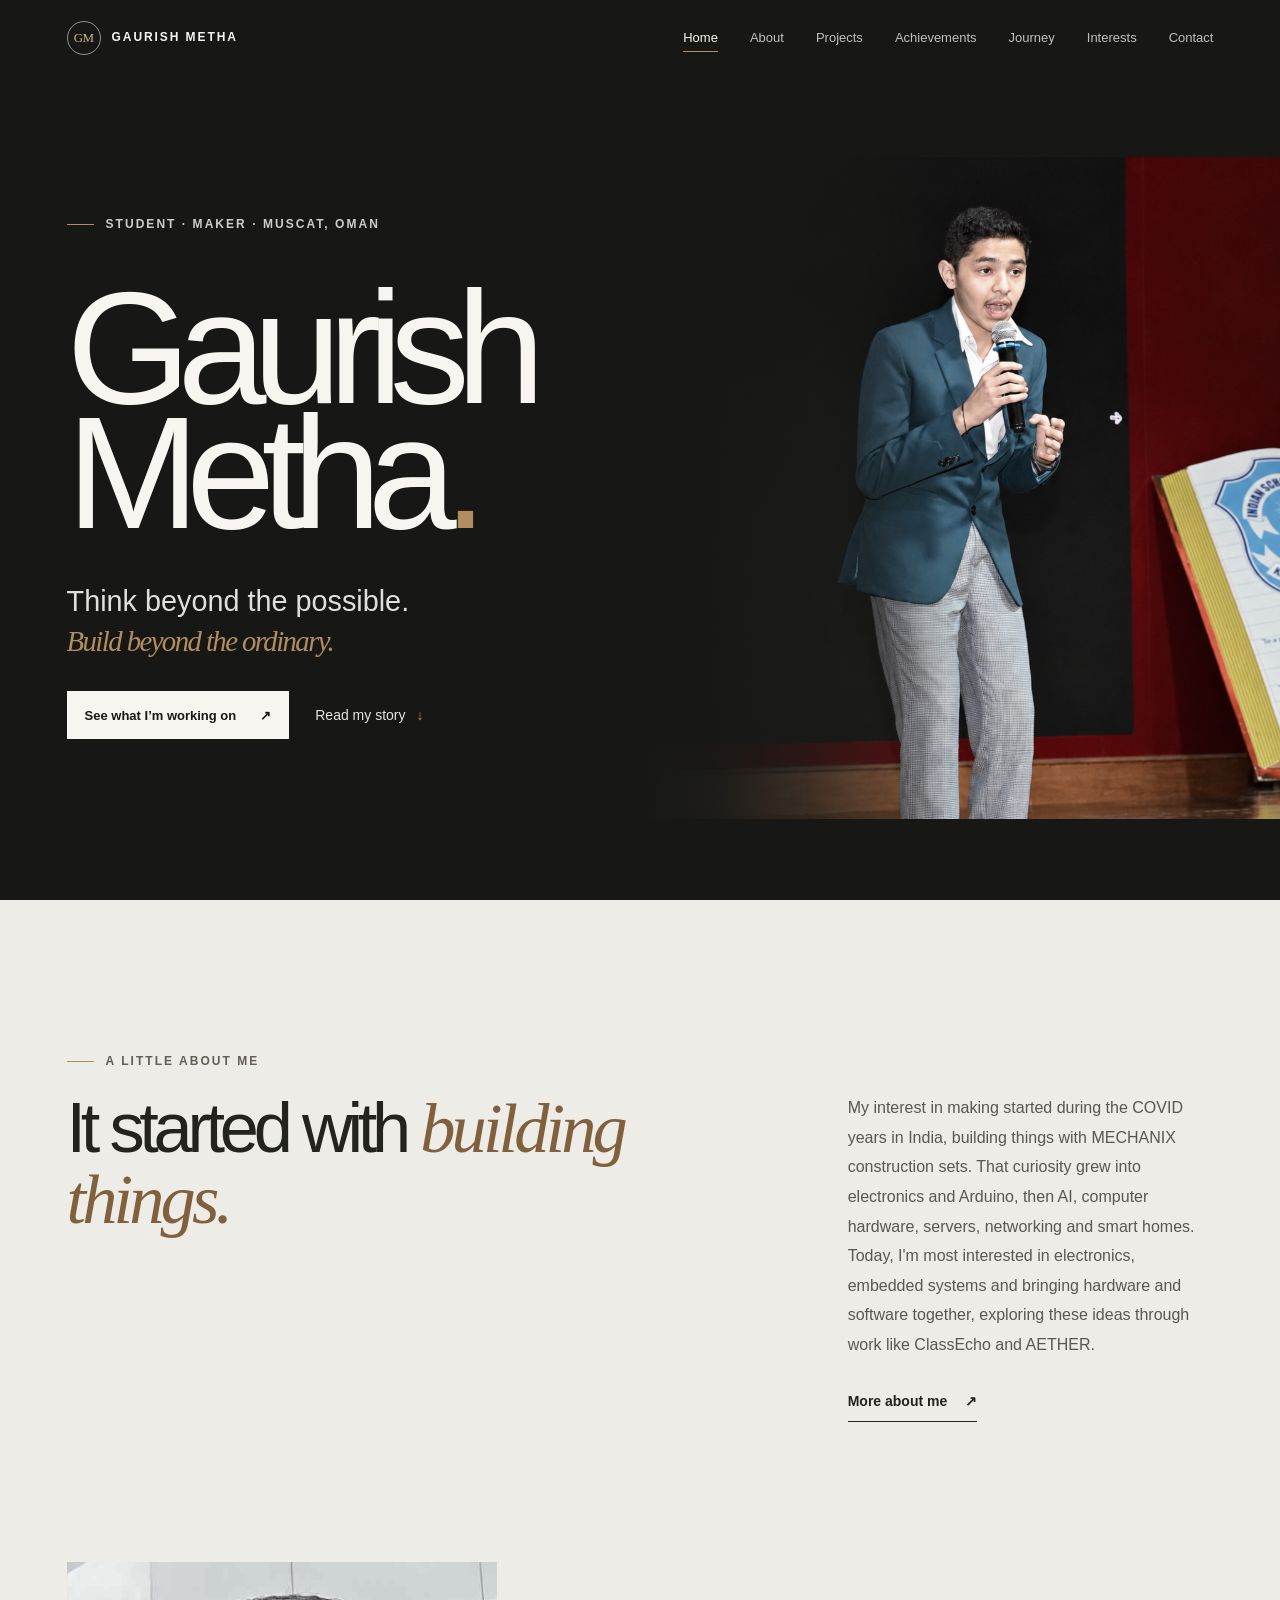
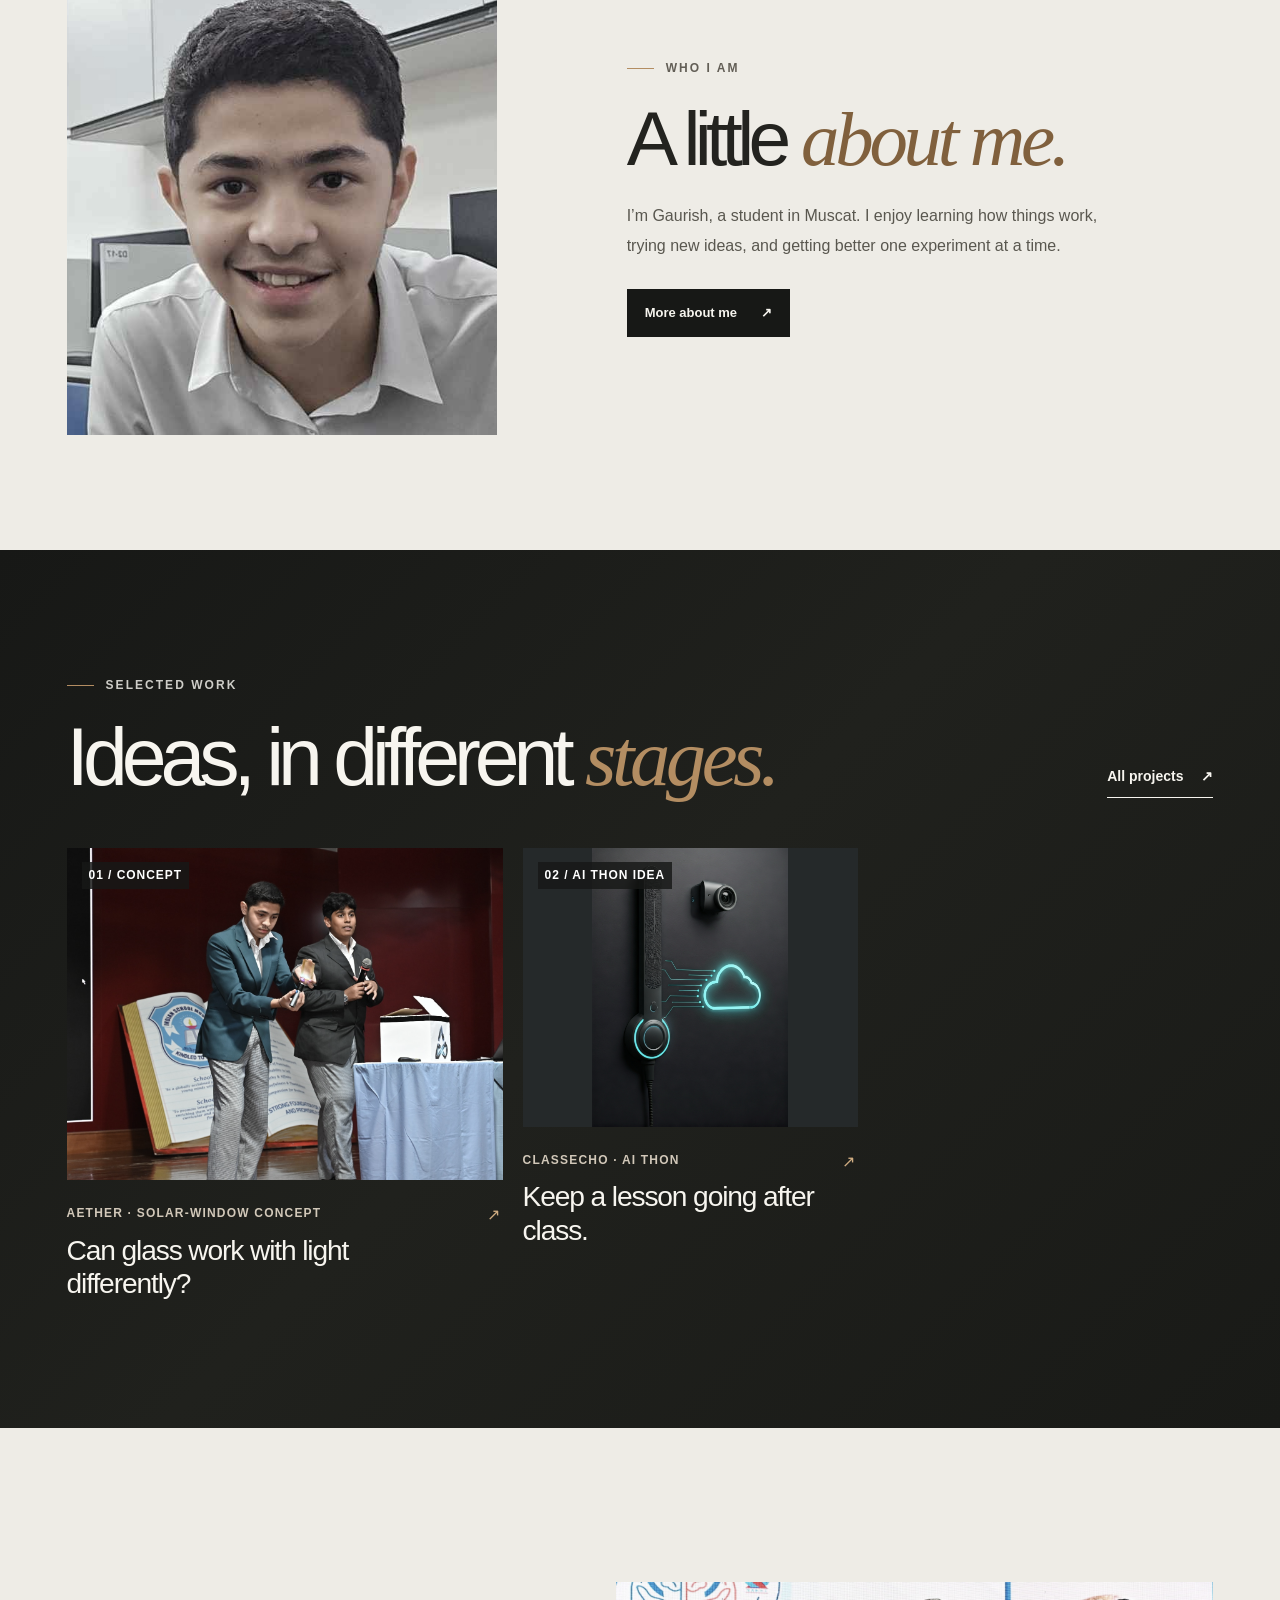
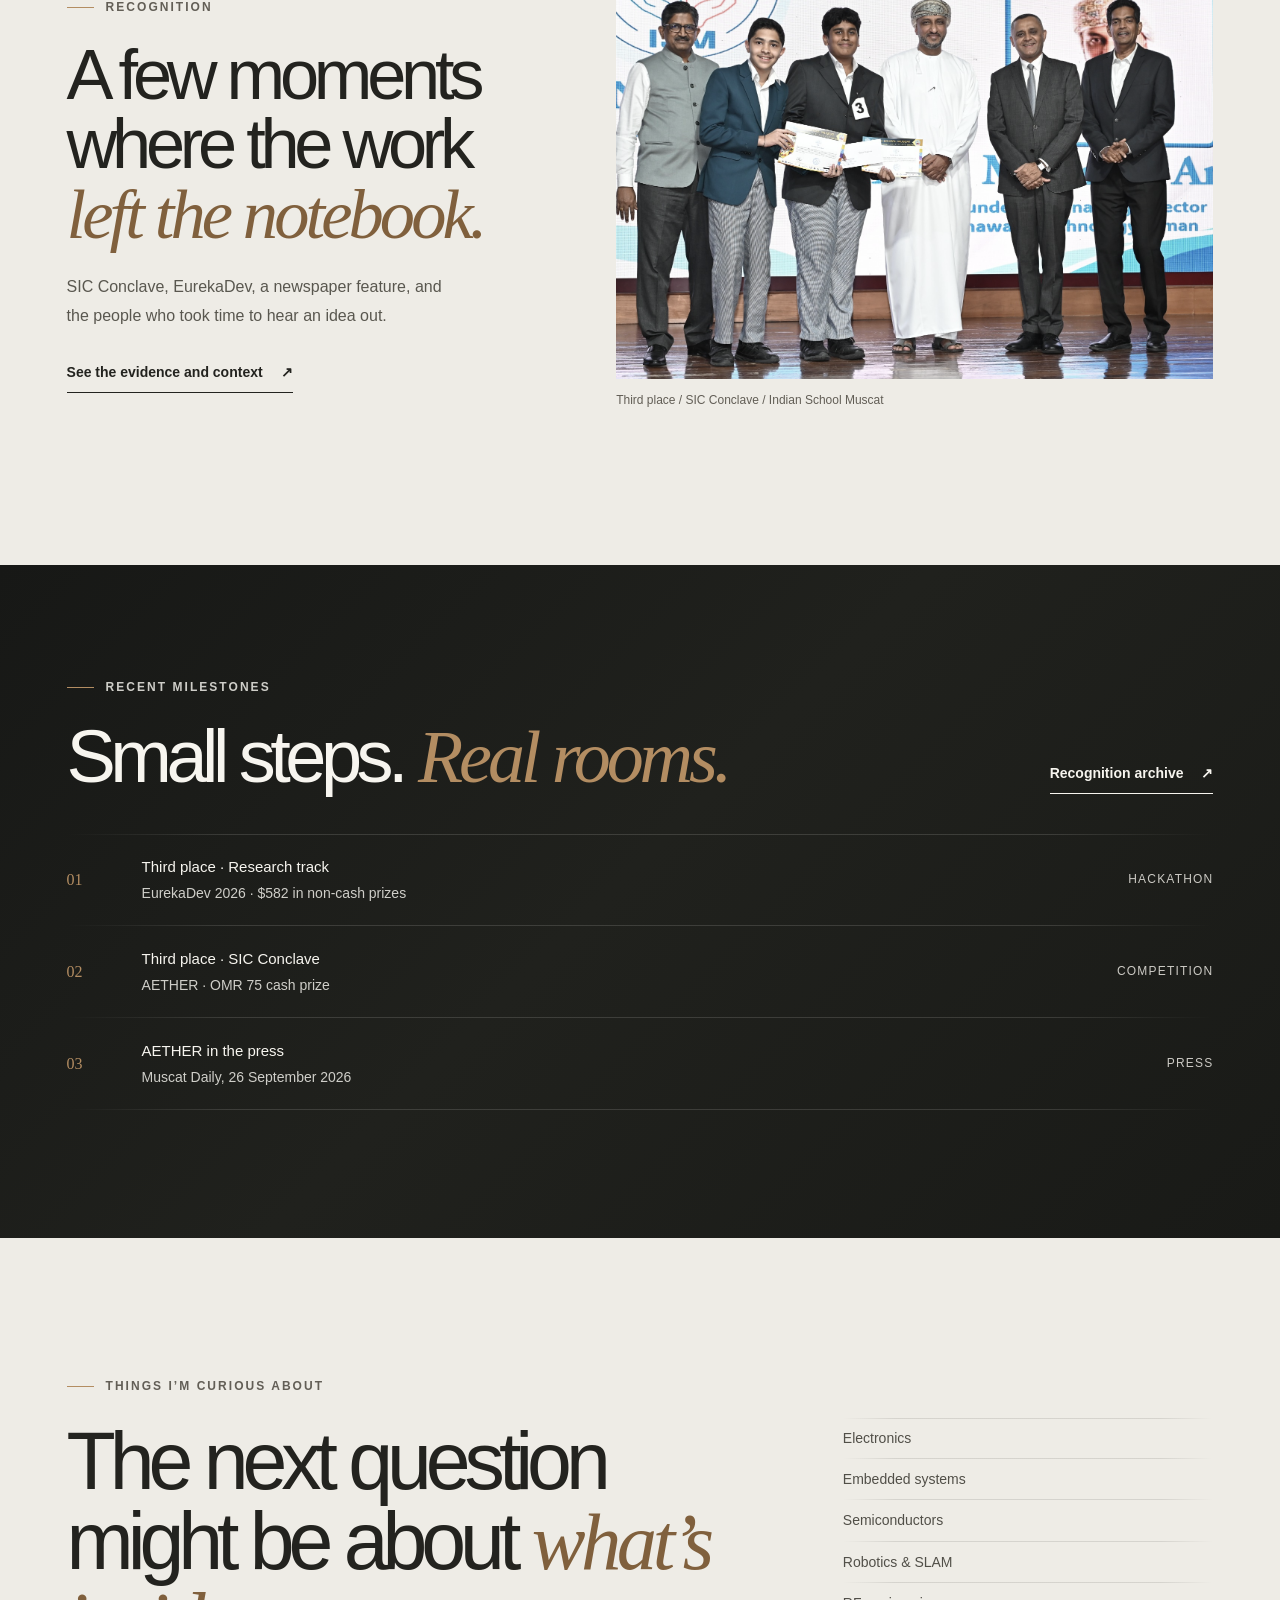
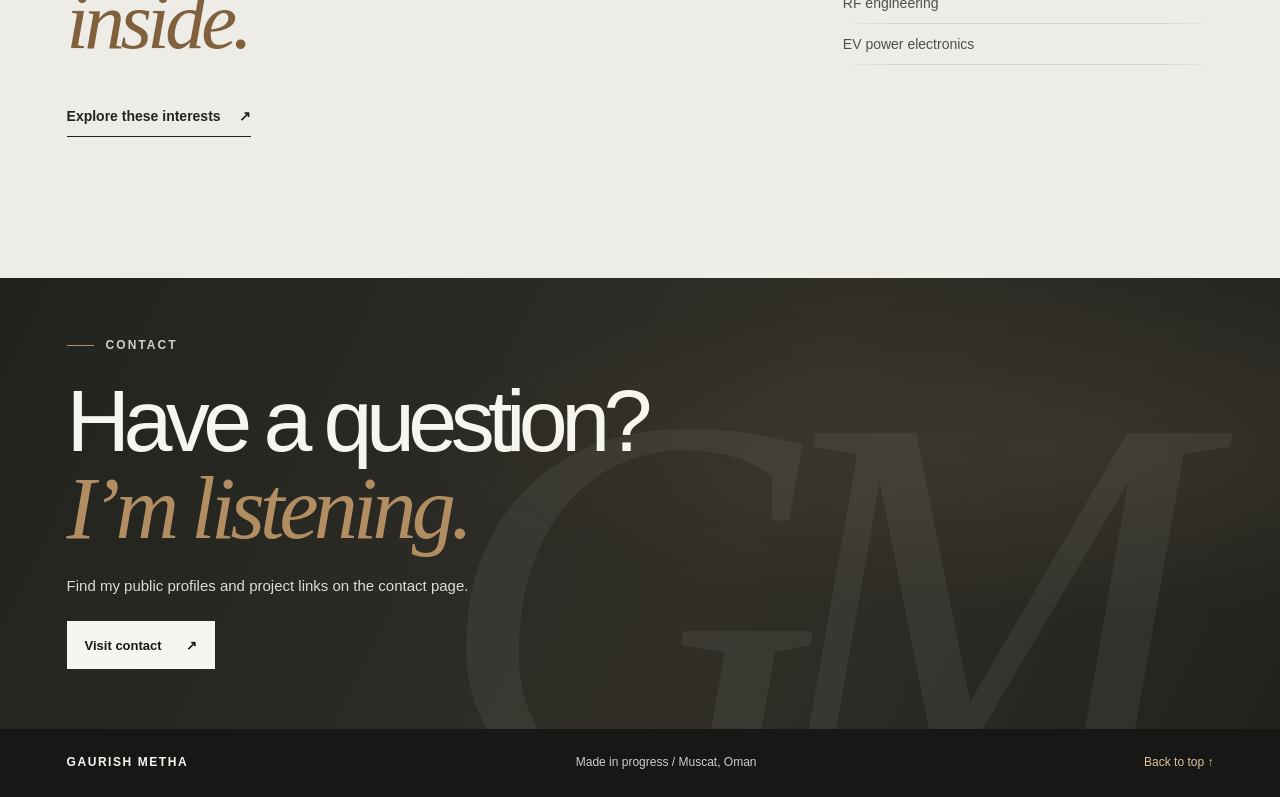
<file: index.html>
<!doctype html>
<html lang="en">
<head>
  <meta charset="utf-8">
  <meta name="viewport" content="width=device-width, initial-scale=1">
  <meta name="theme-color" content="#171816">
  <meta name="description" content="Gaurish Metha's portfolio: electronics, student projects, competition work, and a story still in progress.">
  <meta property="og:type" content="website">
  <meta property="og:title" content="Gaurish Metha | Maker, learner, student">
  <meta property="og:description" content="A record of what I have tried, what I am learning, and what I want to understand next.">
  <link rel="icon" href="favicon.svg" type="image/svg+xml">
  <link rel="shortcut icon" href="favicon.svg" type="image/svg+xml">
  <title>Gaurish Metha | Maker, learner, student</title>
  <link rel="stylesheet" href="styles.css">
  <script src="site.js" defer></script>
</head>
<body data-page="home">
  <a class="skip-link" href="#main">Skip to content</a>
  <header class="site-header">
    <a class="wordmark" href="index.html" aria-label="Gaurish Metha home"><span class="wordmark-monogram">GM</span><span>GAURISH METHA</span></a>
    <button class="menu-toggle" type="button" aria-expanded="false" aria-controls="primary-nav"><span>Menu</span><i aria-hidden="true"></i></button>
    <nav class="primary-nav" id="primary-nav" aria-label="Main navigation">
      <a href="index.html" aria-current="page">Home</a>
      <a href="story/index.html">About</a>
      <a href="projects/index.html">Projects</a>
      <a href="achievements/index.html">Achievements</a>
      <a href="journey/index.html">Journey</a>
      <a href="explorations/index.html">Interests</a>
      <a href="contact/index.html">Contact</a>
    </nav>
  </header>

  <main id="main">
    <section class="home-hero">
      <div class="home-hero-image">
        <img src="PICS/Me%20on%20School%20Auditorium%20Stage%20use%20this%20somewhere%20imp%2C%20looks%20very%20good).png" alt="Gaurish speaking on stage beside the AETHER presentation" width="1022" height="1057" fetchpriority="high">
      </div>
      <div class="home-hero-shade"></div>
      <div class="home-hero-copy">
        <p class="eyebrow"><span class="eyebrow-line"></span> STUDENT · MAKER · MUSCAT, OMAN</p>
        <h1>Gaurish<br>Metha<span class="hero-period">.</span></h1>
        <p class="hero-statement">Think beyond the possible.<br><em>Build beyond the ordinary.</em></p>
        <div class="hero-actions">
          <a class="button button-light" href="projects/index.html">See what I’m working on <span aria-hidden="true">↗</span></a>
          <a class="quiet-link" href="story/index.html">Read my story <span aria-hidden="true">↓</span></a>
        </div>
      </div>
    </section>

    <section class="home-intro section-wrap" aria-labelledby="intro-title">
      <div class="eyebrow eyebrow-dark"><span class="eyebrow-line"></span> A LITTLE ABOUT ME</div>
      <div class="home-intro-grid">
        <h2 id="intro-title">It started with <em>building things.</em></h2>
        <div class="home-intro-copy">
          <p>My interest in making started during the COVID years in India, building things with MECHANIX construction sets. That curiosity grew into electronics and Arduino, then AI, computer hardware, servers, networking and smart homes. Today, I'm most interested in electronics, embedded systems and bringing hardware and software together, exploring these ideas through work like ClassEcho and AETHER.</p>
          <a class="text-link" href="story/index.html">More about me <span aria-hidden="true">↗</span></a>
        </div>
      </div>
    </section>

    <section class="story-preview section-wrap" aria-labelledby="story-preview-title">
      <div class="story-preview-image">
        <img src="PICS/A%20Photo%20Of%20me%20(more%20like%20a%20profile%20pic).jpg" alt="Portrait of Gaurish" width="640" height="640" loading="lazy">
      </div>
      <div class="story-preview-copy">
        <div class="eyebrow eyebrow-dark"><span class="eyebrow-line"></span> WHO I AM</div>
        <h2 id="story-preview-title">A little <em>about me.</em></h2>
        <p>I’m Gaurish, a student in Muscat. I enjoy learning how things work, trying new ideas, and getting better one experiment at a time.</p>
        <a class="button button-dark" href="story/index.html">More about me <span aria-hidden="true">↗</span></a>
      </div>
    </section>

    <section class="selected-work section-wrap section-dark" aria-labelledby="work-title">
      <div class="section-topline">
        <div><div class="eyebrow"><span class="eyebrow-line"></span> SELECTED WORK</div><h2 id="work-title">Ideas, in different <em>stages.</em></h2></div>
        <a class="text-link text-link-light" href="projects/index.html">All projects <span aria-hidden="true">↗</span></a>
      </div>
      <div class="project-grid">
        <a class="project-card project-card-feature" href="projects/aether/index.html">
          <div class="project-card-image"><img src="PICS/Me%20Demonstratin%20During%20SIC%20Conclave.jpeg" alt="Gaurish and a teammate presenting their AETHER concept" width="1600" height="1065" loading="lazy"><span class="project-card-number">01 / CONCEPT</span></div>
          <div class="project-card-copy"><span>AETHER · SOLAR-WINDOW CONCEPT</span><h3>Can glass work with light differently?</h3><span class="card-arrow" aria-hidden="true">↗</span></div>
        </a>
        <a class="project-card" href="projects/classecho/index.html">
          <div class="project-card-image project-card-image-echo"><img src="PICS/ClassEcho-cover.png" alt="ClassEcho concept illustration: a classroom device with a camera, microphone, and cloud connection" width="768" height="1097" loading="lazy"><span class="project-card-number">02 / AI THON IDEA</span></div>
          <div class="project-card-copy"><span>CLASSECHO · AI THON</span><h3>Keep a lesson going after class.</h3><span class="card-arrow" aria-hidden="true">↗</span></div>
        </a>
      </div>
    </section>

    <section class="recognition-preview section-wrap" aria-labelledby="recognition-preview-title">
      <div class="recognition-preview-copy">
        <div class="eyebrow eyebrow-dark"><span class="eyebrow-line"></span> RECOGNITION</div>
        <h2 id="recognition-preview-title">A few moments where the work <em>left the notebook.</em></h2>
        <p>SIC Conclave, EurekaDev, a newspaper feature, and the people who took time to hear an idea out.</p>
        <a class="text-link" href="achievements/index.html">See the evidence and context <span aria-hidden="true">↗</span></a>
      </div>
      <figure class="recognition-preview-image">
        <img src="PICS/Closeup%20Pic%20Of%20Me%20Getting%20Award%20During%20SIC%20Conclave.jpeg" alt="Gaurish and his teammate at the SIC Conclave recognition event" width="1600" height="1065" loading="lazy">
        <figcaption>Third place / SIC Conclave / Indian School Muscat</figcaption>
      </figure>
    </section>

    <section class="milestones section-wrap section-dark" aria-labelledby="milestones-title">
      <div class="eyebrow"><span class="eyebrow-line"></span> RECENT MILESTONES</div>
      <div class="milestones-heading"><h2 id="milestones-title">Small steps. <em>Real rooms.</em></h2><a class="text-link text-link-light" href="achievements/index.html">Recognition archive <span aria-hidden="true">↗</span></a></div>
      <ol class="milestone-list">
        <li><span>01</span><div><strong>Third place · Research track</strong><p>EurekaDev 2026 · $582 in non-cash prizes</p></div><span class="milestone-kind">HACKATHON</span></li>
        <li><span>02</span><div><strong>Third place · SIC Conclave</strong><p>AETHER · OMR 75 cash prize</p></div><span class="milestone-kind">COMPETITION</span></li>
        <li><span>03</span><div><strong>AETHER in the press</strong><p>Muscat Daily, 26 September 2026</p></div><span class="milestone-kind">PRESS</span></li>
      </ol>
    </section>

    <section class="interests-preview section-wrap" aria-labelledby="interests-title">
      <div class="eyebrow eyebrow-dark"><span class="eyebrow-line"></span> THINGS I’M CURIOUS ABOUT</div>
      <div class="interests-preview-grid"><h2 id="interests-title">The next question might be about <em>what’s inside.</em></h2><div class="interest-tags"><span>Electronics</span><span>Embedded systems</span><span>Semiconductors</span><span>Robotics &amp; SLAM</span><span>RF engineering</span><span>EV power electronics</span></div></div>
      <a class="text-link" href="explorations/index.html">Explore these interests <span aria-hidden="true">↗</span></a>
    </section>

    <section class="home-contact section-wrap" aria-labelledby="home-contact-title">
      <div class="home-contact-copy"><div class="eyebrow"><span class="eyebrow-line"></span> CONTACT</div><h2 id="home-contact-title">Have a question?<br><em>I’m listening.</em></h2><p>Find my public profiles and project links on the contact page.</p><a class="button button-light" href="contact/index.html">Visit contact <span aria-hidden="true">↗</span></a></div>
      <span class="home-contact-mark" aria-hidden="true">GM.</span>
    </section>
  </main>

  <footer class="site-footer"><a class="footer-wordmark" href="index.html">GAURISH METHA</a><span>Made in progress / Muscat, Oman</span><a href="#main">Back to top ↑</a></footer>
</body>
</html>
</file>
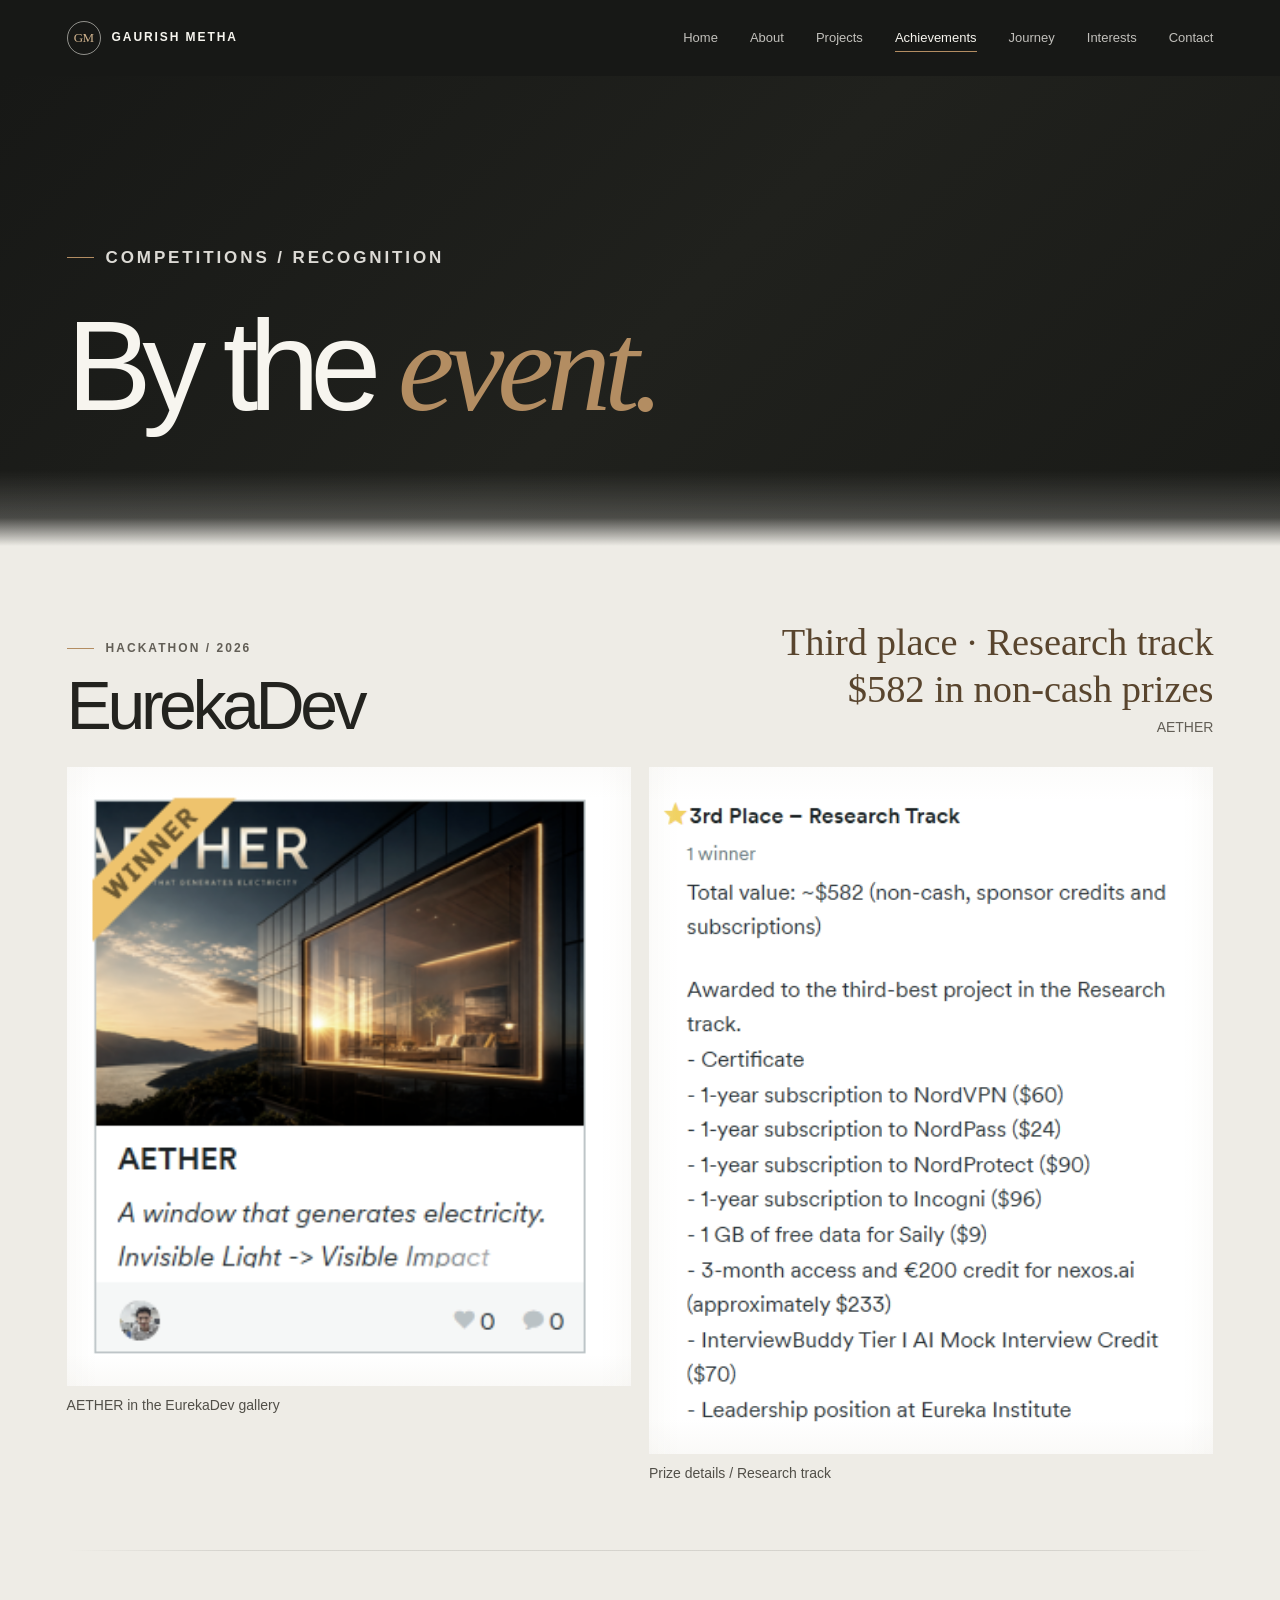
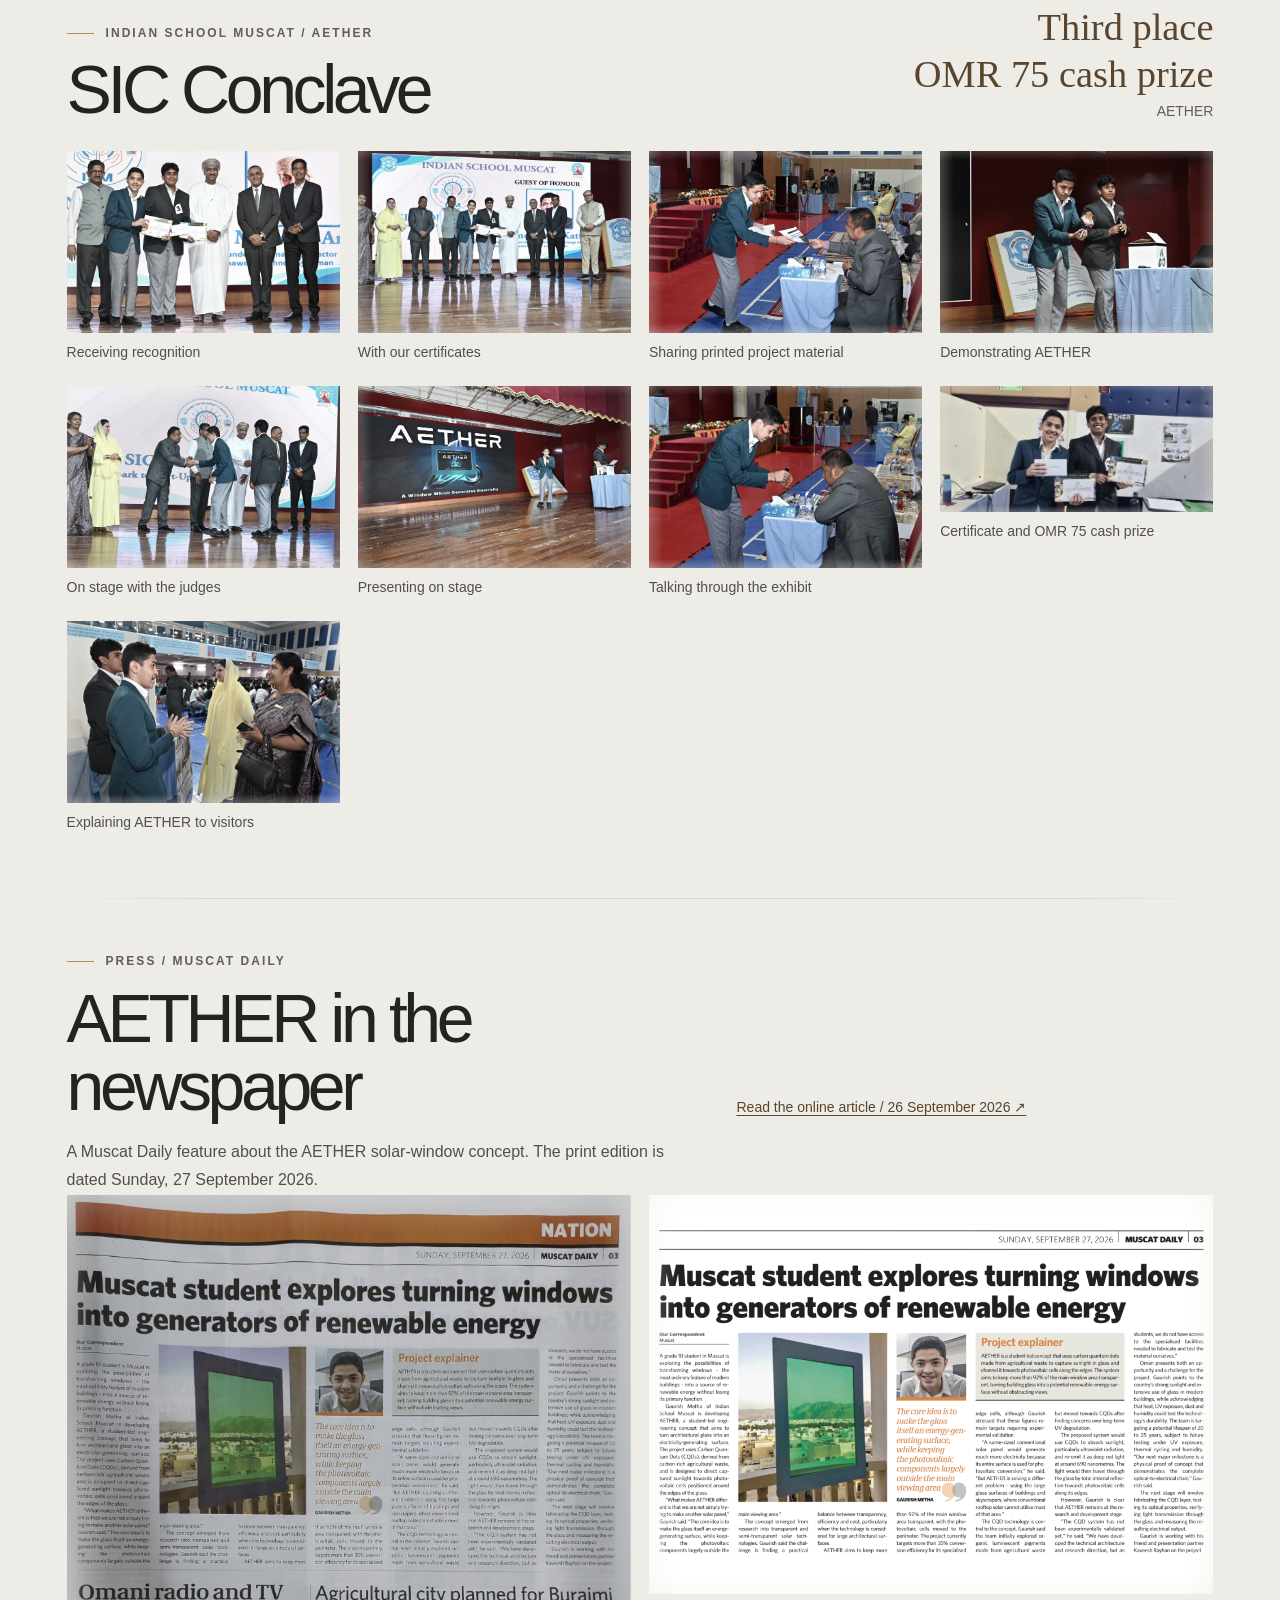
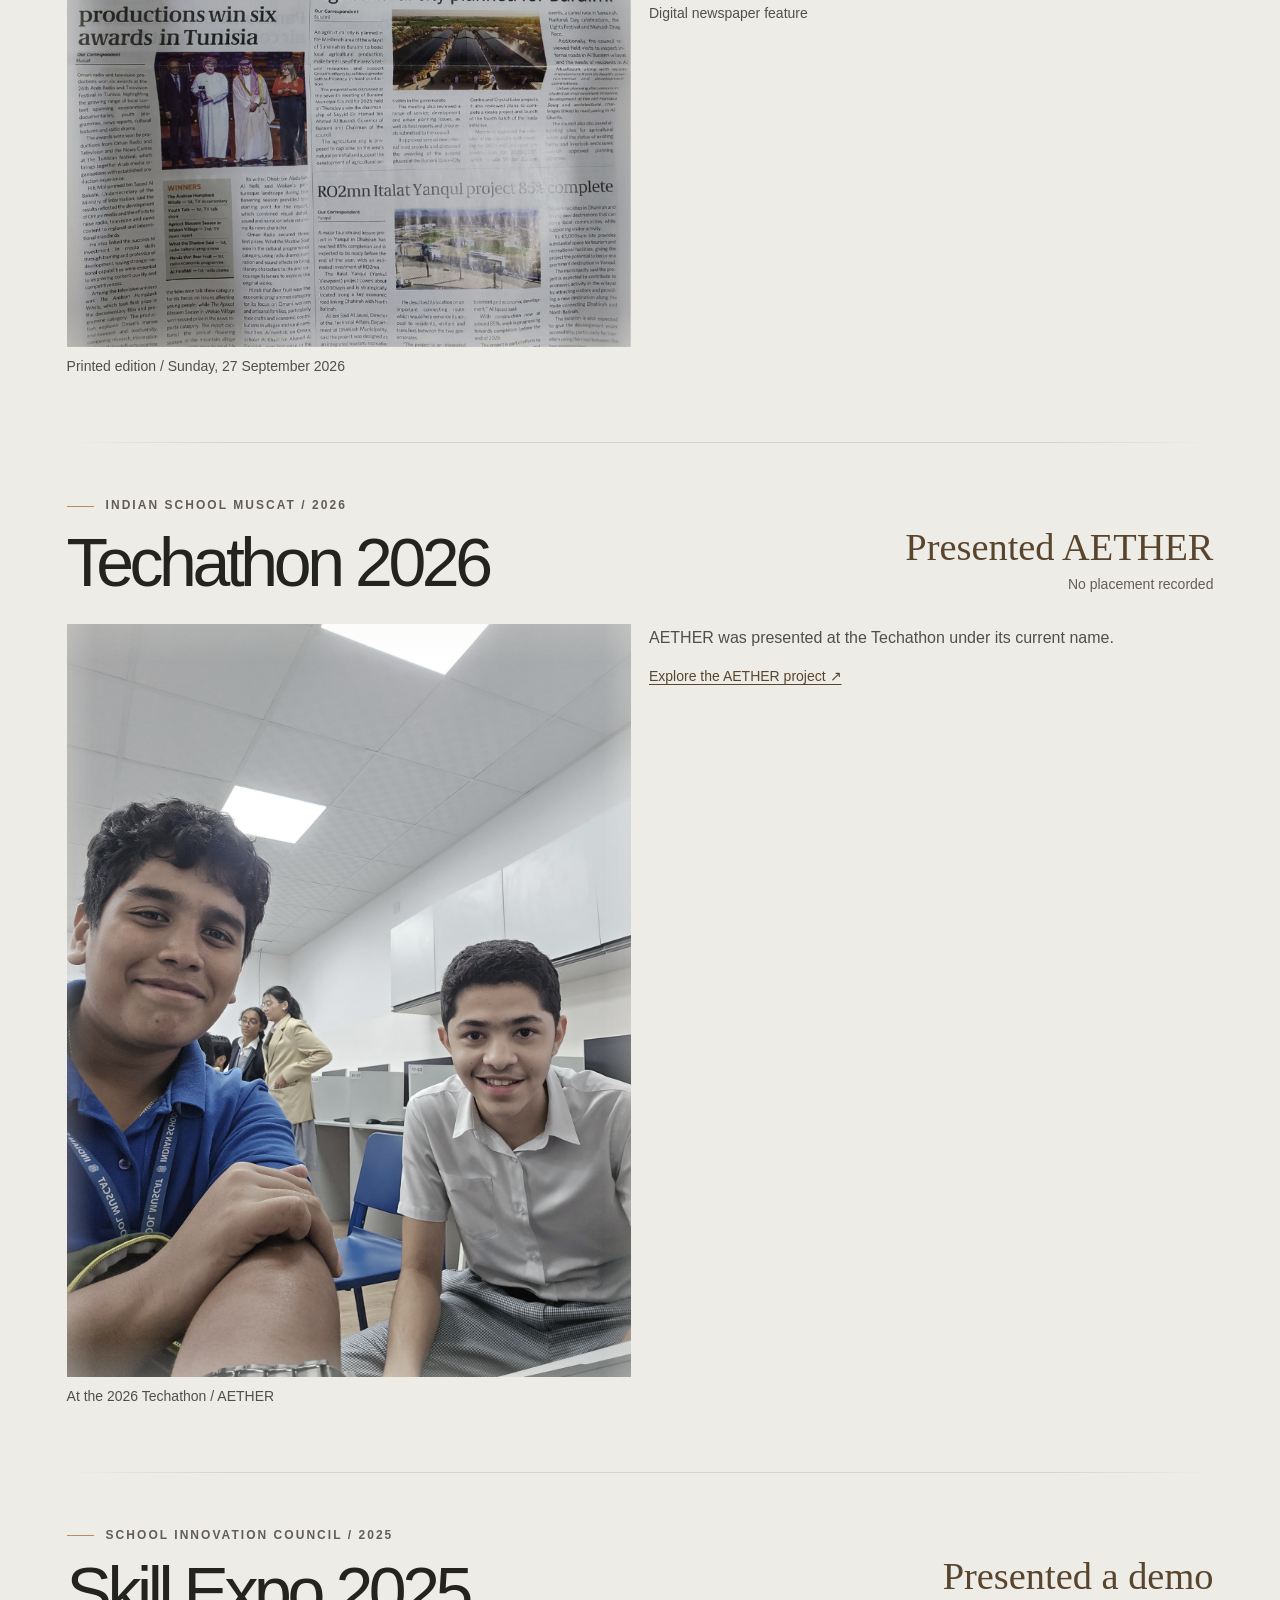
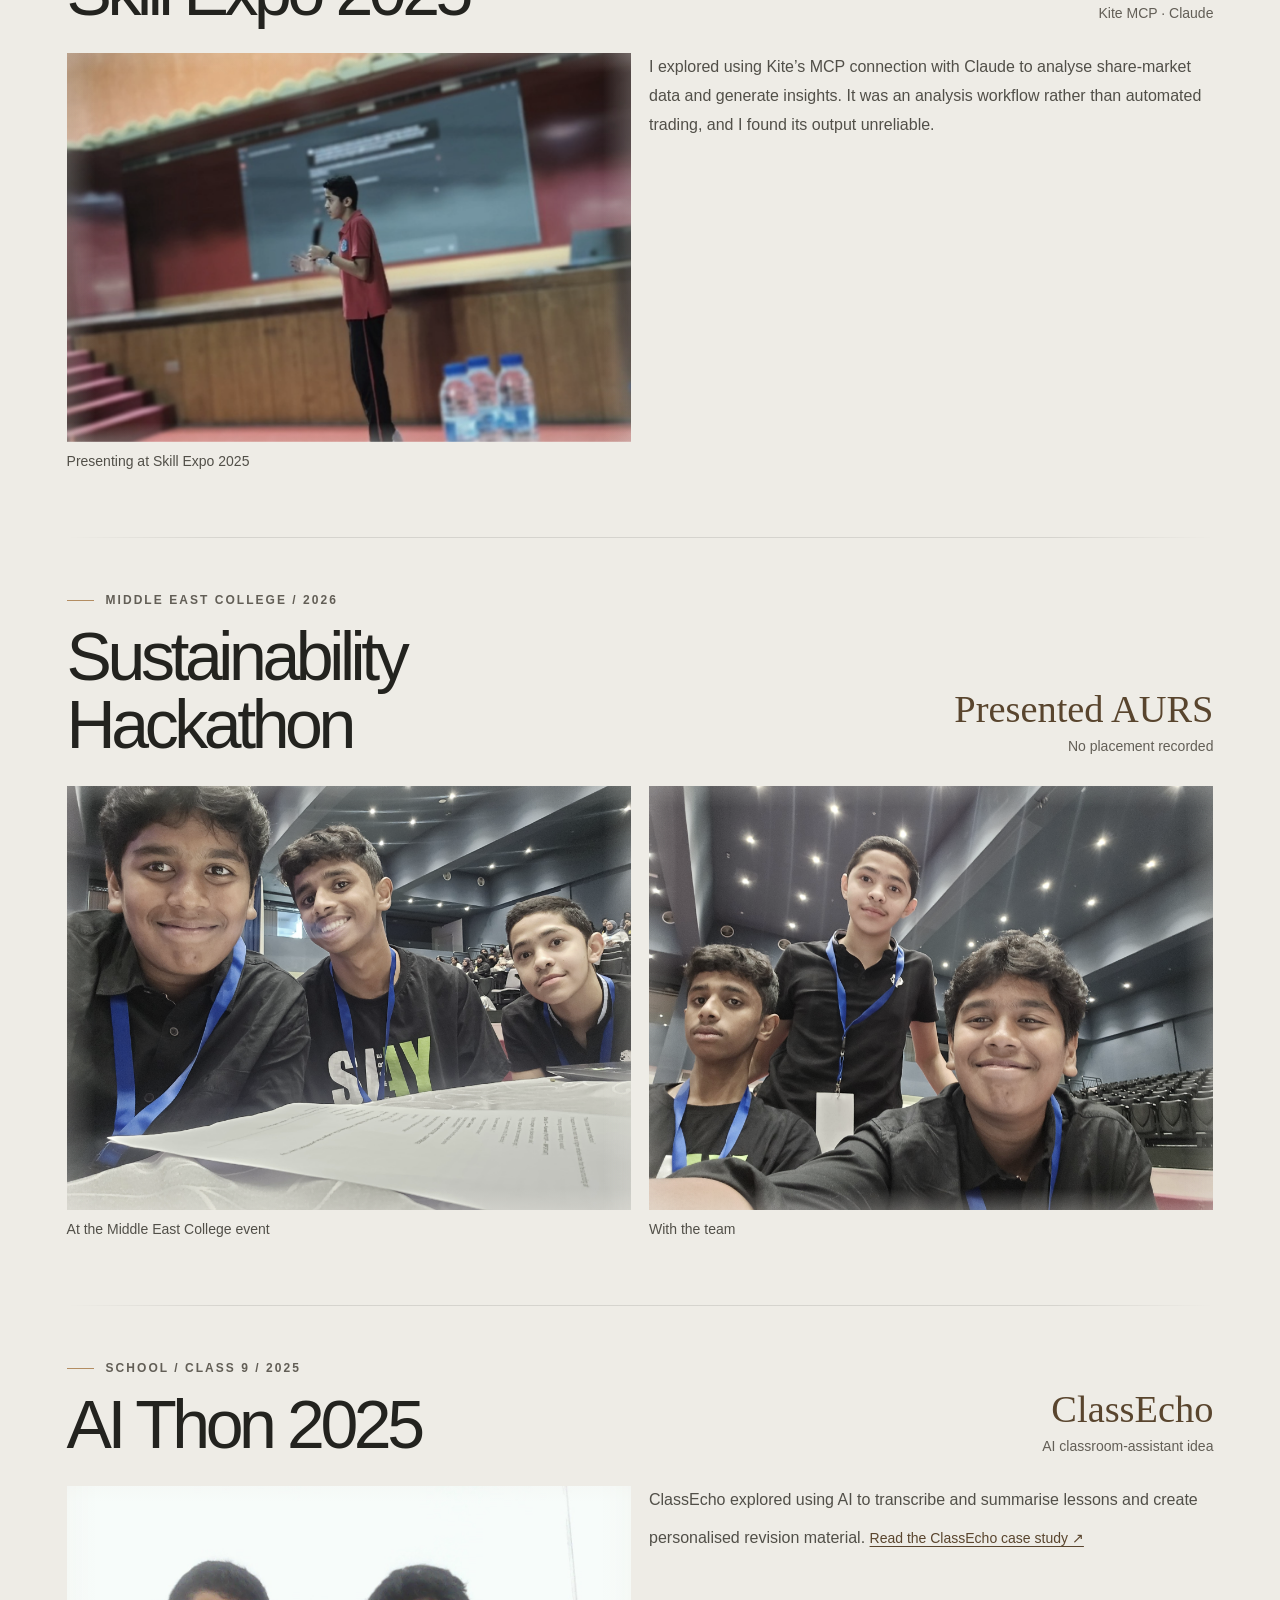
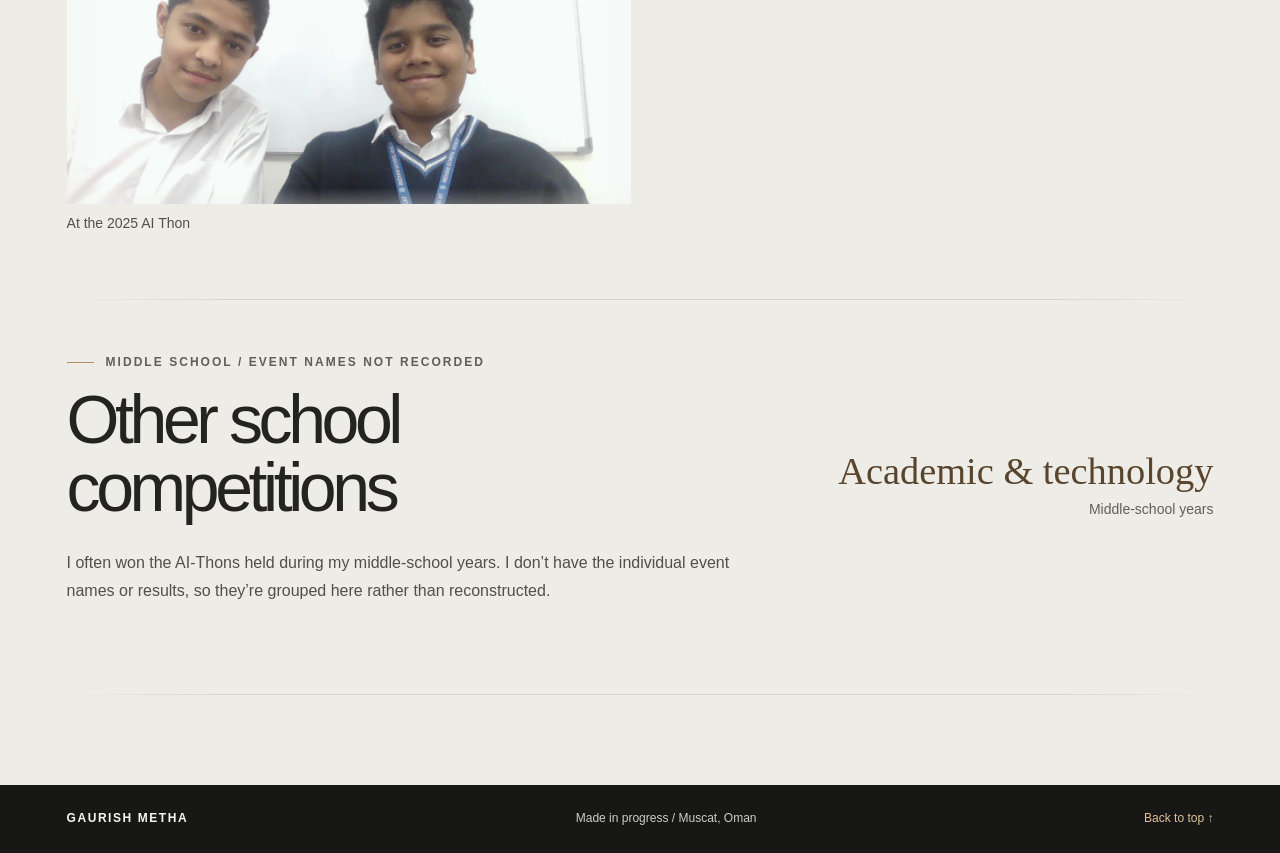
<file: achievements/index.html>
<!doctype html>
<html lang="en">
<head>
  <meta charset="utf-8"><meta name="viewport" content="width=device-width, initial-scale=1"><meta name="theme-color" content="#171816">
  <meta name="description" content="Gaurish Metha's competition entries, recognition, and newspaper feature, arranged by event.">
  <meta property="og:title" content="Achievements | Gaurish Metha"><meta property="og:description" content="A concise archive of competition recognition and press, with context.">
  <link rel="icon" href="../favicon.svg" type="image/svg+xml">
  <link rel="shortcut icon" href="../favicon.svg" type="image/svg+xml">
  <title>Achievements | Gaurish Metha</title><link rel="stylesheet" href="../styles.css"><script src="../site.js" defer></script>
</head>
<body data-page="achievements">
  <a class="skip-link" href="#main">Skip to content</a>
  <header class="site-header">
    <a class="wordmark" href="../index.html" aria-label="Gaurish Metha home"><span class="wordmark-monogram">GM</span><span>GAURISH METHA</span></a>
    <button class="menu-toggle" type="button" aria-expanded="false" aria-controls="primary-nav"><span>Menu</span><i aria-hidden="true"></i></button>
    <nav class="primary-nav" id="primary-nav" aria-label="Main navigation"><a href="../index.html">Home</a><a href="../story/index.html">About</a><a href="../projects/index.html">Projects</a><a href="./index.html" aria-current="page">Achievements</a><a href="../journey/index.html">Journey</a><a href="../explorations/index.html">Interests</a><a href="../contact/index.html">Contact</a></nav>
  </header>
  <main id="main">
    <section class="page-hero"><div class="page-heading"><p class="eyebrow"><span class="eyebrow-line"></span> COMPETITIONS / RECOGNITION</p><h1>By the <em>event.</em></h1></div></section>
    <section class="section-wrap achievement-events" aria-label="Competition results and event archive">
      <article class="achievement-event" aria-labelledby="eurekadev-title">
        <header class="achievement-event-heading">
          <div><p class="eyebrow eyebrow-dark"><span class="eyebrow-line"></span> HACKATHON / 2026</p><h2 id="eurekadev-title">EurekaDev</h2></div>
          <p class="achievement-result"><strong>Third place · Research track</strong><strong>$582 in non-cash prizes</strong><span>AETHER</span></p>
        </header>
        <div class="achievement-photo-grid">
          <figure><button class="archive-item-image archive-item-image-full" type="button" data-lightbox data-caption="AETHER listed in the EurekaDev project gallery."><img src="../PICS/EurekaDev-AETHER-gallery.png" alt="AETHER project card in the EurekaDev gallery, marked as a winner" width="310" height="340" loading="lazy"></button><figcaption>AETHER in the EurekaDev gallery</figcaption></figure>
          <figure><button class="archive-item-image archive-item-image-full" type="button" data-lightbox data-caption="EurekaDev prize-list screenshot showing third place and $582 in non-cash prizes."><img src="../PICS/Winning%20Prizes%20List%20Of%20Eureka%20Dev.png" alt="EurekaDev prize list showing third place and a $582 non-cash prize value" width="412" height="502" loading="lazy"></button><figcaption>Prize details / Research track</figcaption></figure>
        </div>
      </article>

      <article class="achievement-event" aria-labelledby="sic-title">
        <header class="achievement-event-heading">
          <div><p class="eyebrow eyebrow-dark"><span class="eyebrow-line"></span> INDIAN SCHOOL MUSCAT / AETHER</p><h2 id="sic-title">SIC Conclave</h2></div>
          <p class="achievement-result"><strong>Third place</strong><strong>OMR 75 cash prize</strong><span>AETHER</span></p>
        </header>
        <div class="achievement-photo-grid">
          <figure><button class="archive-item-image archive-item-image-full" type="button" data-lightbox data-caption="Gaurish and his teammate receiving SIC Conclave recognition."><img src="../PICS/Closeup%20Pic%20Of%20Me%20Getting%20Award%20During%20SIC%20Conclave.jpeg" alt="Gaurish and his teammate receiving recognition at the SIC Conclave" width="1600" height="1065" loading="lazy"></button><figcaption>Receiving recognition</figcaption></figure>
          <figure><button class="archive-item-image archive-item-image-full" type="button" data-lightbox data-caption="Gaurish and his teammate holding their SIC Conclave certificates."><img src="../PICS/Me%20Getting%20Award%20During%20SIC%20Conclave.jpeg" alt="Gaurish and his teammate holding SIC Conclave certificates" width="1600" height="1065" loading="lazy"></button><figcaption>With our certificates</figcaption></figure>
          <figure><button class="archive-item-image archive-item-image-full" type="button" data-lightbox data-caption="Gaurish handing printed material to a judge at the SIC Conclave."><img src="../PICS/Me%20giving%20newspaper%20to%20judges%20during%20SIC%20Conclave.jpeg" alt="Gaurish handing printed material to a judge during SIC Conclave" width="1600" height="1065" loading="lazy"></button><figcaption>Sharing printed project material</figcaption></figure>
          <figure><button class="archive-item-image archive-item-image-full" type="button" data-lightbox data-caption="Gaurish demonstrating the AETHER concept at the SIC Conclave."><img src="../PICS/Me%20Demonstratin%20During%20SIC%20Conclave.jpeg" alt="Gaurish demonstrating the AETHER concept at the SIC Conclave" width="1600" height="1065" loading="lazy"></button><figcaption>Demonstrating AETHER</figcaption></figure>
          <figure><button class="archive-item-image archive-item-image-full" type="button" data-lightbox data-caption="Gaurish shaking hands with a judge on stage at SIC Conclave."><img src="../PICS/Me%20Shaking%20Hands%20With%20Judges%20On%20Stage%20During%20SIC%20Conclave.jpeg" alt="Gaurish shaking hands with a judge on stage at SIC Conclave" width="1600" height="1065" loading="lazy"></button><figcaption>On stage with the judges</figcaption></figure>
          <figure><button class="archive-item-image archive-item-image-full" type="button" data-lightbox data-caption="Gaurish speaking on stage at the SIC Conclave."><img src="../PICS/Me%20Speaking%20Ond%20Stage%20During%20SIC%20Conclave.jpeg" alt="Gaurish speaking on stage at the SIC Conclave" width="1600" height="1065" loading="lazy"></button><figcaption>Presenting on stage</figcaption></figure>
          <figure><button class="archive-item-image archive-item-image-full" type="button" data-lightbox data-caption="Gaurish discussing his exhibit with a judge at the SIC Conclave."><img src="../PICS/Me%20Giving%20The%20Judges%20Smthing%20During%20Presentation%20At%20SIC%20Conclave.jpeg" alt="Gaurish discussing his exhibit with a judge at the SIC Conclave" width="1600" height="1065" loading="lazy"></button><figcaption>Talking through the exhibit</figcaption></figure>
          <figure><button class="archive-item-image archive-item-image-full" type="button" data-lightbox data-caption="Gaurish receiving his SIC Conclave certificate and OMR 75 cash prize."><img src="../PICS/Pic%20Of%20Me%20After%20Competetion%20Hold%20Certificate%20And%20Cash%20prize%20of%2075%20OMR%20(SIC%20Conclave).jpeg" alt="Gaurish holding his SIC Conclave certificate and OMR 75 cash prize" width="1280" height="591" loading="lazy"></button><figcaption>Certificate and OMR 75 cash prize</figcaption></figure>
          <figure><button class="archive-item-image archive-item-image-full" type="button" data-lightbox data-caption="Gaurish explaining AETHER to visitors and judges at the SIC Conclave."><img src="../PICS/Random%20Pic%20Of%20Me%20Explaining%20To%20Judges%20During%20SIC%20Conclave.jpeg" alt="Gaurish explaining AETHER to visitors and judges at SIC Conclave" width="1600" height="1065" loading="lazy"></button><figcaption>Explaining AETHER to visitors</figcaption></figure>
        </div>
      </article>

      <article class="achievement-event achievement-press" aria-labelledby="press-title">
        <header class="achievement-event-heading">
          <div><p class="eyebrow eyebrow-dark"><span class="eyebrow-line"></span> PRESS / MUSCAT DAILY</p><h2 id="press-title">AETHER in the newspaper</h2></div>
          <a class="evidence-link" href="https://www.muscatdaily.com/2026/09/26/muscat-student-explores-turning-windows-into-renewable-energy-generators/" target="_blank" rel="noopener">Read the online article / 26 September 2026 ↗</a>
        </header>
        <p class="achievement-event-summary">A Muscat Daily feature about the AETHER solar-window concept. The print edition is dated Sunday, 27 September 2026.</p>
        <div class="achievement-photo-grid">
          <figure><button class="archive-item-image archive-item-image-full" type="button" data-lightbox data-caption="The printed Muscat Daily page featuring AETHER, dated 27 September 2026."><img src="../PICS/Real%20pic%20Of%20AETHER%20in%20Newspaper.png" alt="Photograph of the printed Muscat Daily page featuring AETHER" width="794" height="1058" loading="lazy"></button><figcaption>Printed edition / Sunday, 27 September 2026</figcaption></figure>
          <figure><button class="archive-item-image archive-item-image-full" type="button" data-lightbox data-caption="Digital copy of the Muscat Daily feature about AETHER."><img src="../PICS/Digital%20Copy%20Of%20AETHER%20in%20Newspaper.png" alt="Digital copy of the Muscat Daily feature about AETHER" width="2000" height="1414" loading="lazy"></button><figcaption>Digital newspaper feature</figcaption></figure>
        </div>
      </article>

      <article class="achievement-event" aria-labelledby="techathon-2026-title">
        <header class="achievement-event-heading">
          <div><p class="eyebrow eyebrow-dark"><span class="eyebrow-line"></span> INDIAN SCHOOL MUSCAT / 2026</p><h2 id="techathon-2026-title">Techathon 2026</h2></div>
          <p class="achievement-result"><strong>Presented AETHER</strong><span>No placement recorded</span></p>
        </header>
        <div class="achievement-photo-grid achievement-photo-grid-single">
          <figure><button class="archive-item-image archive-item-image-full" type="button" data-lightbox data-caption="Students at the 2026 Indian School Muscat Techathon, where AETHER was presented."><img src="../PICS/This%20year%20Techathon%202026.jpg" alt="Students at the 2026 Indian School Muscat Techathon" width="3000" height="4000" loading="lazy"></button><figcaption>At the 2026 Techathon / AETHER</figcaption></figure>
          <p class="achievement-event-summary">AETHER was presented at the Techathon under its current name. <a class="evidence-link" href="../projects/aether/index.html">Explore the AETHER project ↗</a></p>
        </div>
      </article>

      <article class="achievement-event" aria-labelledby="skill-expo-title">
        <header class="achievement-event-heading">
          <div><p class="eyebrow eyebrow-dark"><span class="eyebrow-line"></span> SCHOOL INNOVATION COUNCIL / 2025</p><h2 id="skill-expo-title">Skill Expo 2025</h2></div>
          <p class="achievement-result"><strong>Presented a demo</strong><span>Kite MCP · Claude</span></p>
        </header>
        <div class="achievement-photo-grid achievement-photo-grid-single">
          <figure><button class="archive-item-image archive-item-image-full" type="button" data-lightbox data-caption="Gaurish presenting at Skill Expo 2025."><img src="../PICS/Gaurish%20At%20Skill%20Expo%202025.png" alt="Gaurish presenting at Skill Expo 2025" width="1312" height="903" loading="lazy"></button><figcaption>Presenting at Skill Expo 2025</figcaption></figure>
          <p class="achievement-event-summary">I explored using Kite’s MCP connection with Claude to analyse share-market data and generate insights. It was an analysis workflow rather than automated trading, and I found its output unreliable.</p>
        </div>
      </article>

      <article class="achievement-event" aria-labelledby="mec-title">
        <header class="achievement-event-heading">
          <div><p class="eyebrow eyebrow-dark"><span class="eyebrow-line"></span> MIDDLE EAST COLLEGE / 2026</p><h2 id="mec-title">Sustainability Hackathon</h2></div>
          <p class="achievement-result"><strong>Presented AURS</strong><span>No placement recorded</span></p>
        </header>
        <div class="achievement-photo-grid">
          <figure><button class="archive-item-image archive-item-image-full" type="button" data-lightbox data-caption="Students at the Middle East College Sustainability Hackathon."><img src="../PICS/MEC%20Hackathon.jpg" alt="Students at the Middle East College Sustainability Hackathon" width="4000" height="3000" loading="lazy"></button><figcaption>At the Middle East College event</figcaption></figure>
          <figure><button class="archive-item-image archive-item-image-full" type="button" data-lightbox data-caption="Students at the Middle East College Sustainability Hackathon."><img src="../PICS/MEC%20Hackathon%201.jpg" alt="Students at the Middle East College Sustainability Hackathon" width="4000" height="3000" loading="lazy"></button><figcaption>With the team</figcaption></figure>
        </div>
      </article>

      <article class="achievement-event" aria-labelledby="aithon-2025-title">
        <header class="achievement-event-heading">
          <div><p class="eyebrow eyebrow-dark"><span class="eyebrow-line"></span> SCHOOL / CLASS 9 / 2025</p><h2 id="aithon-2025-title">AI Thon 2025</h2></div>
          <p class="achievement-result"><strong>ClassEcho</strong><span>AI classroom-assistant idea</span></p>
        </header>
        <div class="achievement-photo-grid achievement-photo-grid-single">
          <figure><button class="archive-item-image archive-item-image-full" type="button" data-lightbox data-caption="Gaurish at the 2025 school AI Thon, where he presented the ClassEcho idea."><img src="../PICS/me%20during%20Ai%20thon%202025%20(classecho).jpg" alt="Gaurish at the 2025 school AI Thon" width="1280" height="720" loading="lazy"></button><figcaption>At the 2025 AI Thon</figcaption></figure>
          <p class="achievement-event-summary">ClassEcho explored using AI to transcribe and summarise lessons and create personalised revision material. <a class="evidence-link" href="../projects/classecho/index.html">Read the ClassEcho case study ↗</a></p>
        </div>
      </article>

      <article class="achievement-event" aria-labelledby="middle-school-competitions-title">
        <header class="achievement-event-heading">
          <div><p class="eyebrow eyebrow-dark"><span class="eyebrow-line"></span> MIDDLE SCHOOL / EVENT NAMES NOT RECORDED</p><h2 id="middle-school-competitions-title">Other school competitions</h2></div>
          <p class="achievement-result"><strong>Academic &amp; technology</strong><span>Middle-school years</span></p>
        </header>
        <p class="achievement-event-summary">I often won the AI-Thons held during my middle-school years. I don’t have the individual event names or results, so they’re grouped here rather than reconstructed.</p>
      </article>
    </section>
  </main>
  <dialog class="lightbox" aria-label="Image preview"><button class="lightbox-close" type="button" aria-label="Close image" onclick="this.closest('dialog').close()">×</button><img alt=""><p class="lightbox-caption"></p></dialog>
  <footer class="site-footer"><a class="footer-wordmark" href="../index.html">GAURISH METHA</a><span>Made in progress / Muscat, Oman</span><a href="#main">Back to top ↑</a></footer>
</body>
</html>
</file>
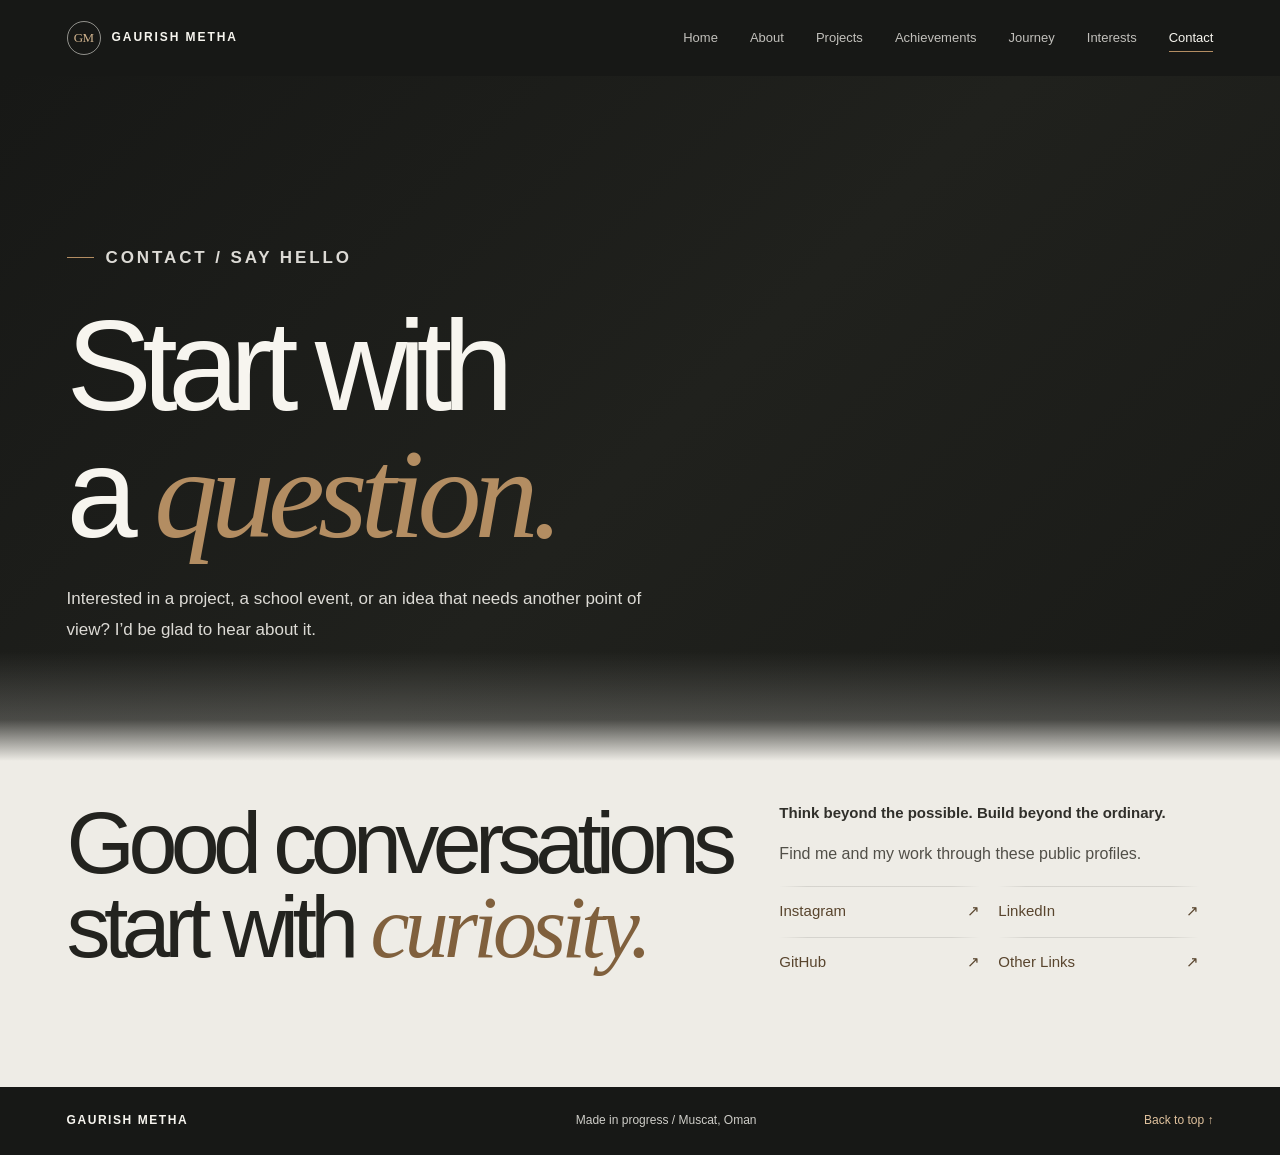
<file: contact/index.html>
<!doctype html>
<html lang="en">
<head>
  <meta charset="utf-8"><meta name="viewport" content="width=device-width, initial-scale=1"><meta name="theme-color" content="#171816">
  <meta name="description" content="Contact Gaurish Metha about student projects, engineering, and collaboration.">
  <meta property="og:title" content="Contact | Gaurish Metha"><meta property="og:description" content="Find Gaurish Metha's public profiles and project links.">
  <link rel="icon" href="../favicon.svg" type="image/svg+xml">
  <link rel="shortcut icon" href="../favicon.svg" type="image/svg+xml">
  <title>Contact | Gaurish Metha</title><link rel="stylesheet" href="../styles.css"><script src="../site.js" defer></script>
</head>
<body data-page="contact">
  <a class="skip-link" href="#main">Skip to content</a>
  <header class="site-header">
    <a class="wordmark" href="../index.html" aria-label="Gaurish Metha home"><span class="wordmark-monogram">GM</span><span>GAURISH METHA</span></a>
    <button class="menu-toggle" type="button" aria-expanded="false" aria-controls="primary-nav"><span>Menu</span><i aria-hidden="true"></i></button>
    <nav class="primary-nav" id="primary-nav" aria-label="Main navigation"><a href="../index.html">Home</a><a href="../story/index.html">About</a><a href="../projects/index.html">Projects</a><a href="../achievements/index.html">Achievements</a><a href="../journey/index.html">Journey</a><a href="../explorations/index.html">Interests</a><a href="./index.html" aria-current="page">Contact</a></nav>
  </header>
  <main id="main">
    <section class="page-hero"><div class="page-heading"><p class="eyebrow"><span class="eyebrow-line"></span> CONTACT / SAY HELLO</p><h1>Start with<br>a <em>question.</em></h1><p>Interested in a project, a school event, or an idea that needs another point of view? I’d be glad to hear about it.</p></div></section>
    <section class="section-wrap contact-panel">
      <h2>Good conversations<br>start with <em>curiosity.</em></h2>
      <div class="contact-note">
        <strong>Think beyond the possible. Build beyond the ordinary.</strong>
        <p>Find me and my work through these public profiles.</p>
        <ul class="contact-links">
          <li><a href="https://instagram.com/gaurishmetha2011" target="_blank" rel="noopener noreferrer">Instagram <span aria-hidden="true">↗</span></a></li>
          <li><a href="https://www.linkedin.com/in/gaurish-metha" target="_blank" rel="noopener noreferrer">LinkedIn <span aria-hidden="true">↗</span></a></li>
          <li><a href="https://github.com/GaurishMetha-2011" target="_blank" rel="noopener noreferrer">GitHub <span aria-hidden="true">↗</span></a></li>
          <li><a href="https://linktr.ee/gaurishmetha2011" target="_blank" rel="noopener noreferrer">Other Links <span aria-hidden="true">↗</span></a></li>
        </ul>
      </div>
    </section>
  </main>
  <footer class="site-footer"><a class="footer-wordmark" href="../index.html">GAURISH METHA</a><span>Made in progress / Muscat, Oman</span><a href="#main">Back to top ↑</a></footer>
</body>
</html>
</file>
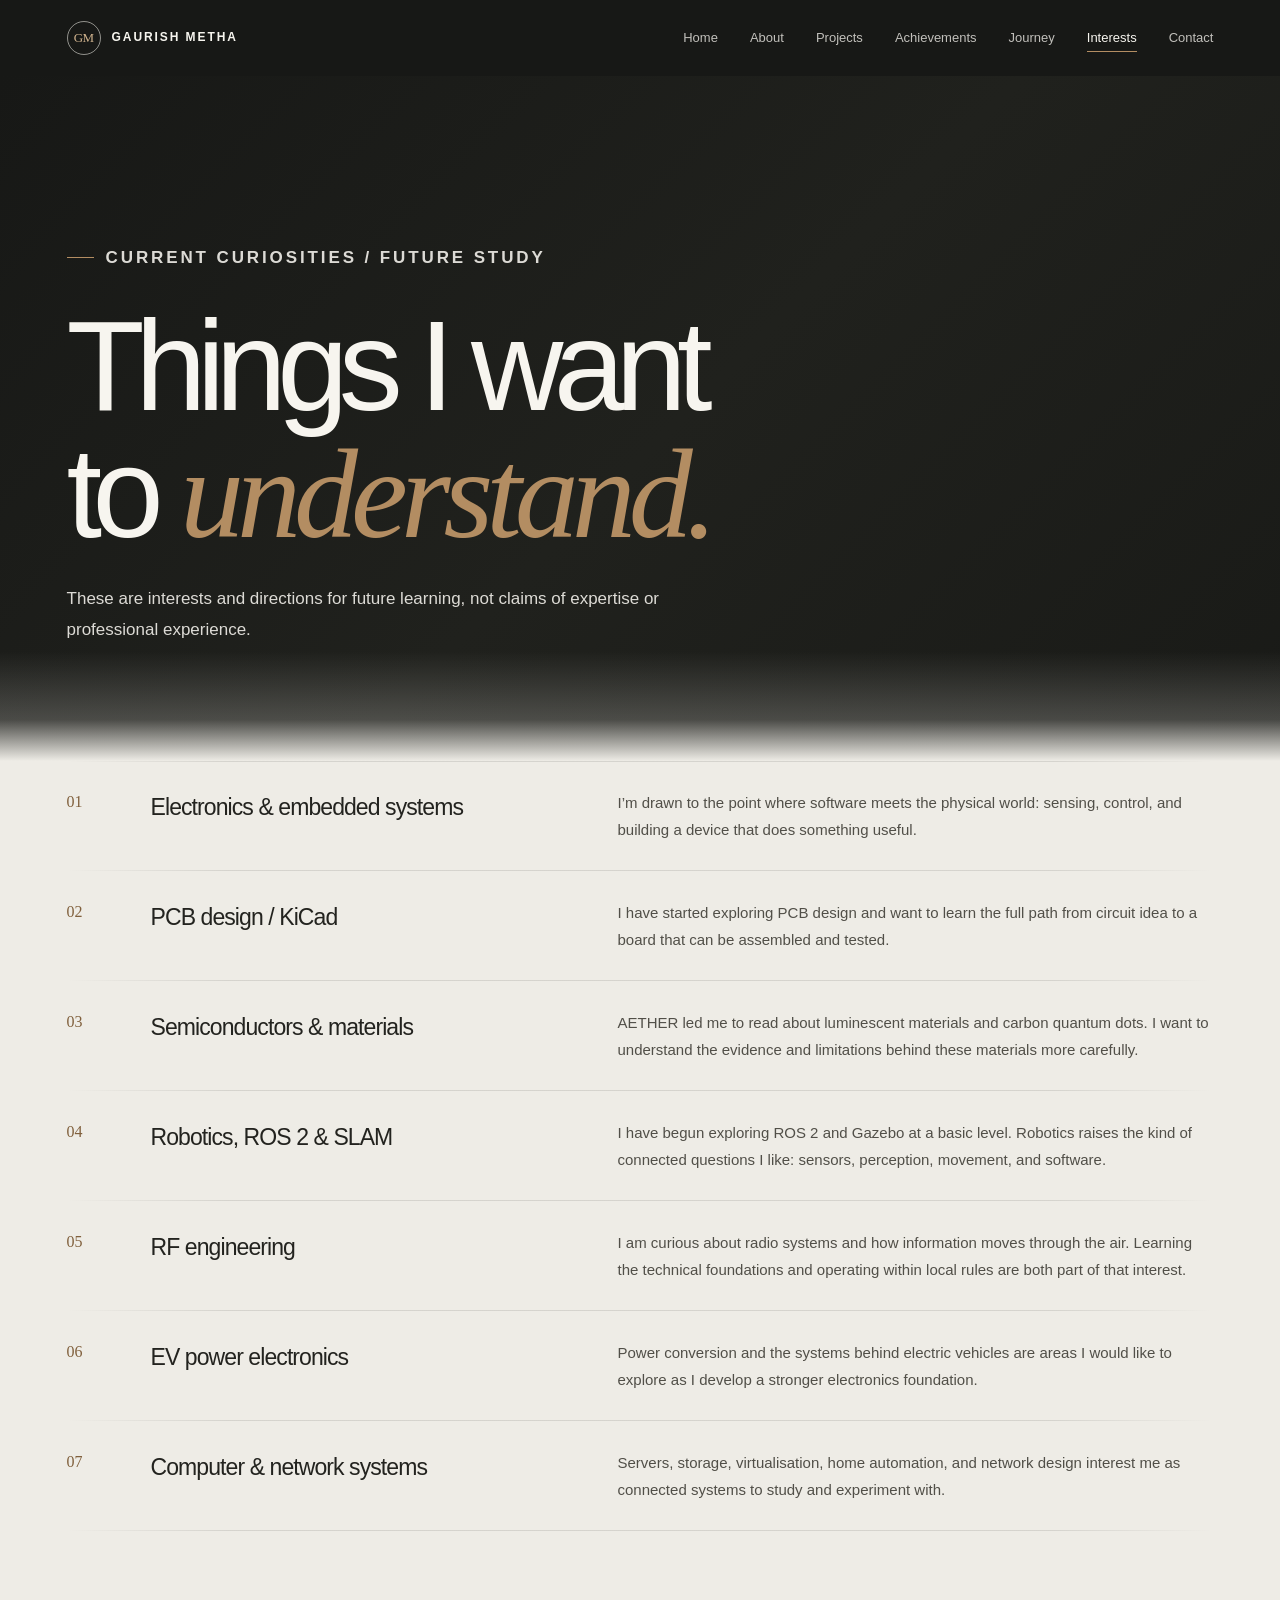
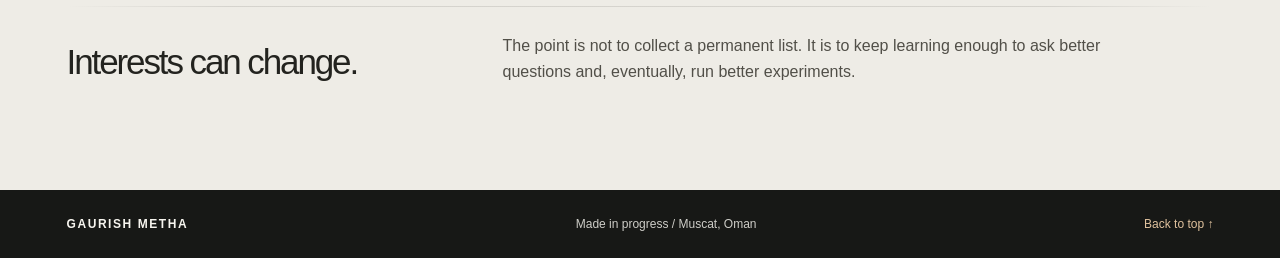
<file: explorations/index.html>
<!doctype html>
<html lang="en">
<head>
  <meta charset="utf-8"><meta name="viewport" content="width=device-width, initial-scale=1"><meta name="theme-color" content="#171816">
  <meta name="description" content="Areas Gaurish Metha wants to explore further: electronics, embedded systems, semiconductors, robotics, RF, and power electronics.">
  <meta property="og:title" content="Interests | Gaurish Metha"><meta property="og:description" content="Interests and questions for the next stretch of learning.">
  <link rel="icon" href="../favicon.svg" type="image/svg+xml">
  <link rel="shortcut icon" href="../favicon.svg" type="image/svg+xml">
  <title>Interests | Gaurish Metha</title><link rel="stylesheet" href="../styles.css"><script src="../site.js" defer></script>
</head>
<body data-page="explorations">
  <a class="skip-link" href="#main">Skip to content</a>
  <header class="site-header">
    <a class="wordmark" href="../index.html" aria-label="Gaurish Metha home"><span class="wordmark-monogram">GM</span><span>GAURISH METHA</span></a>
    <button class="menu-toggle" type="button" aria-expanded="false" aria-controls="primary-nav"><span>Menu</span><i aria-hidden="true"></i></button>
    <nav class="primary-nav" id="primary-nav" aria-label="Main navigation"><a href="../index.html">Home</a><a href="../story/index.html">About</a><a href="../projects/index.html">Projects</a><a href="../achievements/index.html">Achievements</a><a href="../journey/index.html">Journey</a><a href="./index.html" aria-current="page">Interests</a><a href="../contact/index.html">Contact</a></nav>
  </header>
  <main id="main">
    <section class="page-hero"><div class="page-heading"><p class="eyebrow"><span class="eyebrow-line"></span> CURRENT CURIOSITIES / FUTURE STUDY</p><h1>Things I want<br>to <em>understand.</em></h1><p>These are interests and directions for future learning, not claims of expertise or professional experience.</p></div></section>
    <section class="section-wrap" style="padding-bottom:100px">
      <div class="interest-list">
        <article class="interest-row"><span>01</span><h2>Electronics &amp; embedded systems</h2><p>I’m drawn to the point where software meets the physical world: sensing, control, and building a device that does something useful.</p></article>
        <article class="interest-row"><span>02</span><h2>PCB design / KiCad</h2><p>I have started exploring PCB design and want to learn the full path from circuit idea to a board that can be assembled and tested.</p></article>
        <article class="interest-row"><span>03</span><h2>Semiconductors &amp; materials</h2><p>AETHER led me to read about luminescent materials and carbon quantum dots. I want to understand the evidence and limitations behind these materials more carefully.</p></article>
        <article class="interest-row"><span>04</span><h2>Robotics, ROS 2 &amp; SLAM</h2><p>I have begun exploring ROS 2 and Gazebo at a basic level. Robotics raises the kind of connected questions I like: sensors, perception, movement, and software.</p></article>
        <article class="interest-row"><span>05</span><h2>RF engineering</h2><p>I am curious about radio systems and how information moves through the air. Learning the technical foundations and operating within local rules are both part of that interest.</p></article>
        <article class="interest-row"><span>06</span><h2>EV power electronics</h2><p>Power conversion and the systems behind electric vehicles are areas I would like to explore as I develop a stronger electronics foundation.</p></article>
        <article class="interest-row"><span>07</span><h2>Computer &amp; network systems</h2><p>Servers, storage, virtualisation, home automation, and network design interest me as connected systems to study and experiment with.</p></article>
      </div>
      <div class="achievement-callout"><h2>Interests can change.</h2><p>The point is not to collect a permanent list. It is to keep learning enough to ask better questions and, eventually, run better experiments.</p></div>
    </section>
  </main>
  <footer class="site-footer"><a class="footer-wordmark" href="../index.html">GAURISH METHA</a><span>Made in progress / Muscat, Oman</span><a href="#main">Back to top ↑</a></footer>
</body>
</html>
</file>
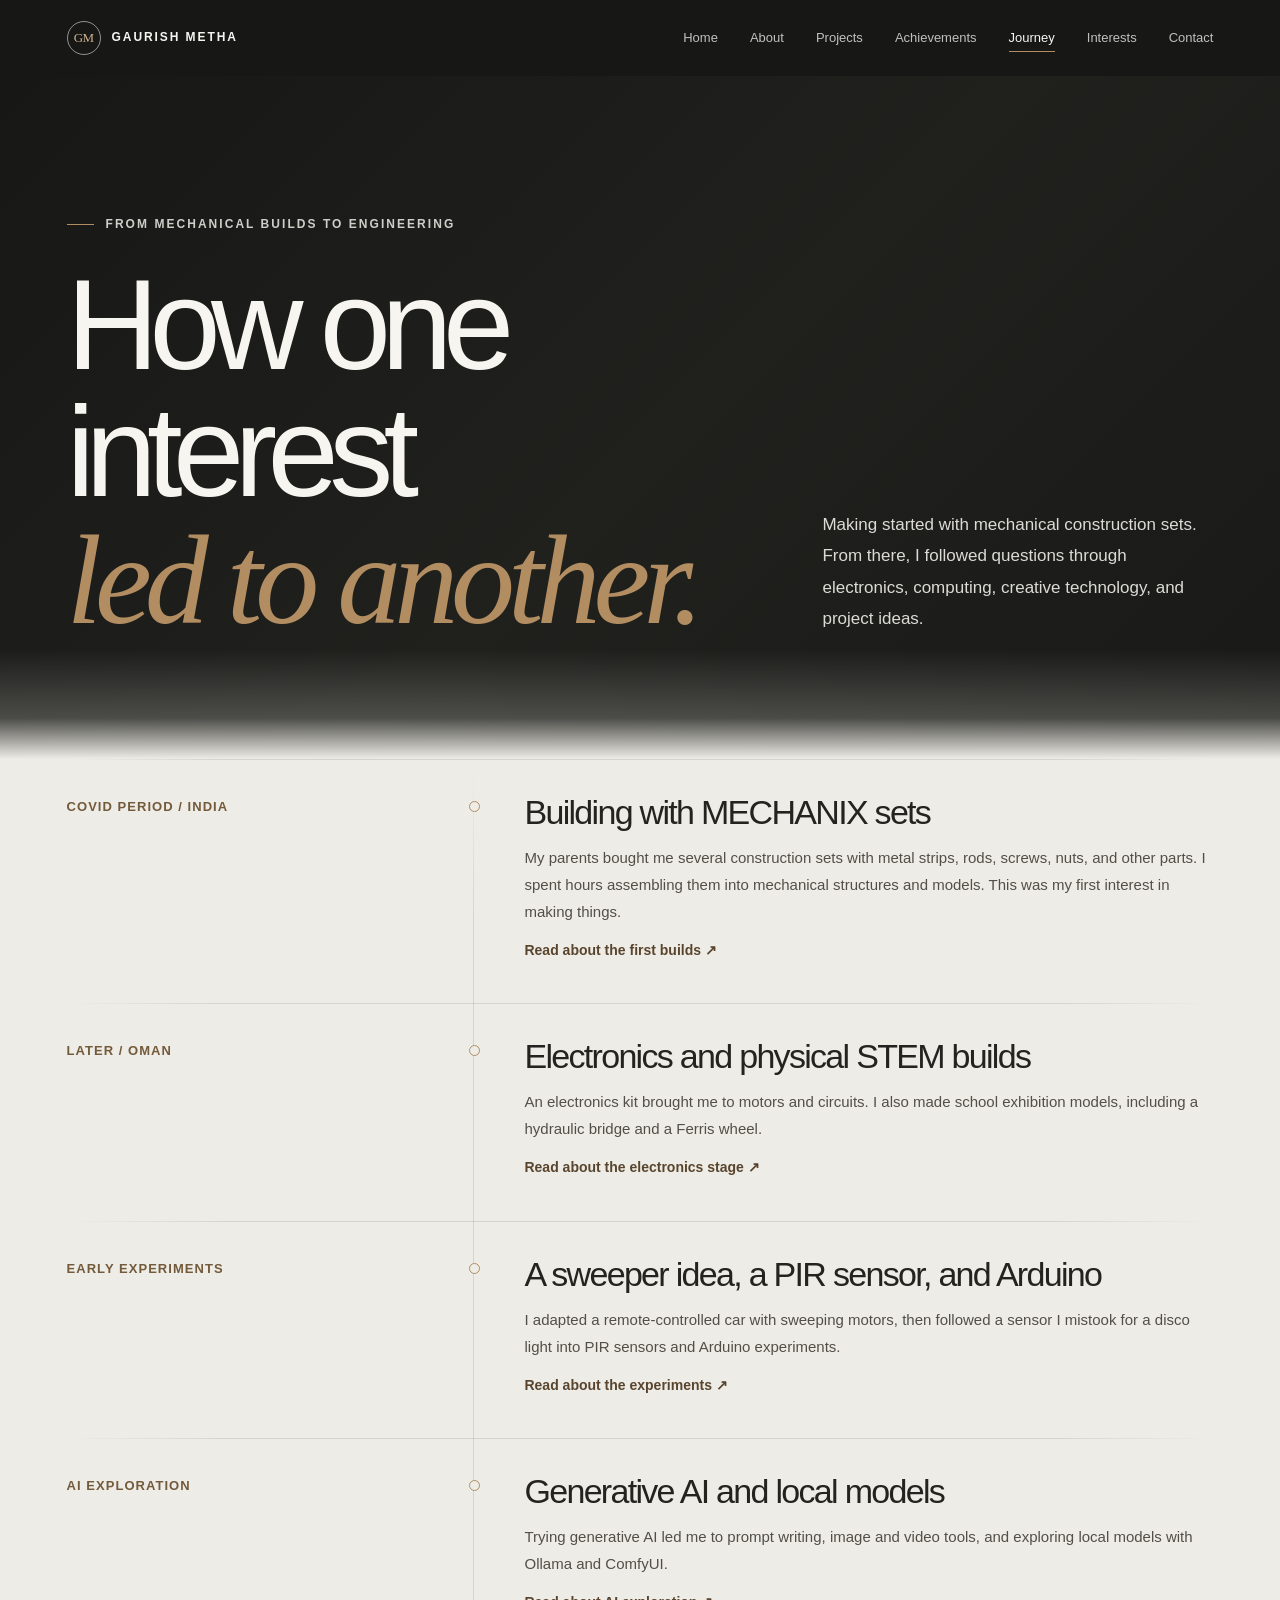
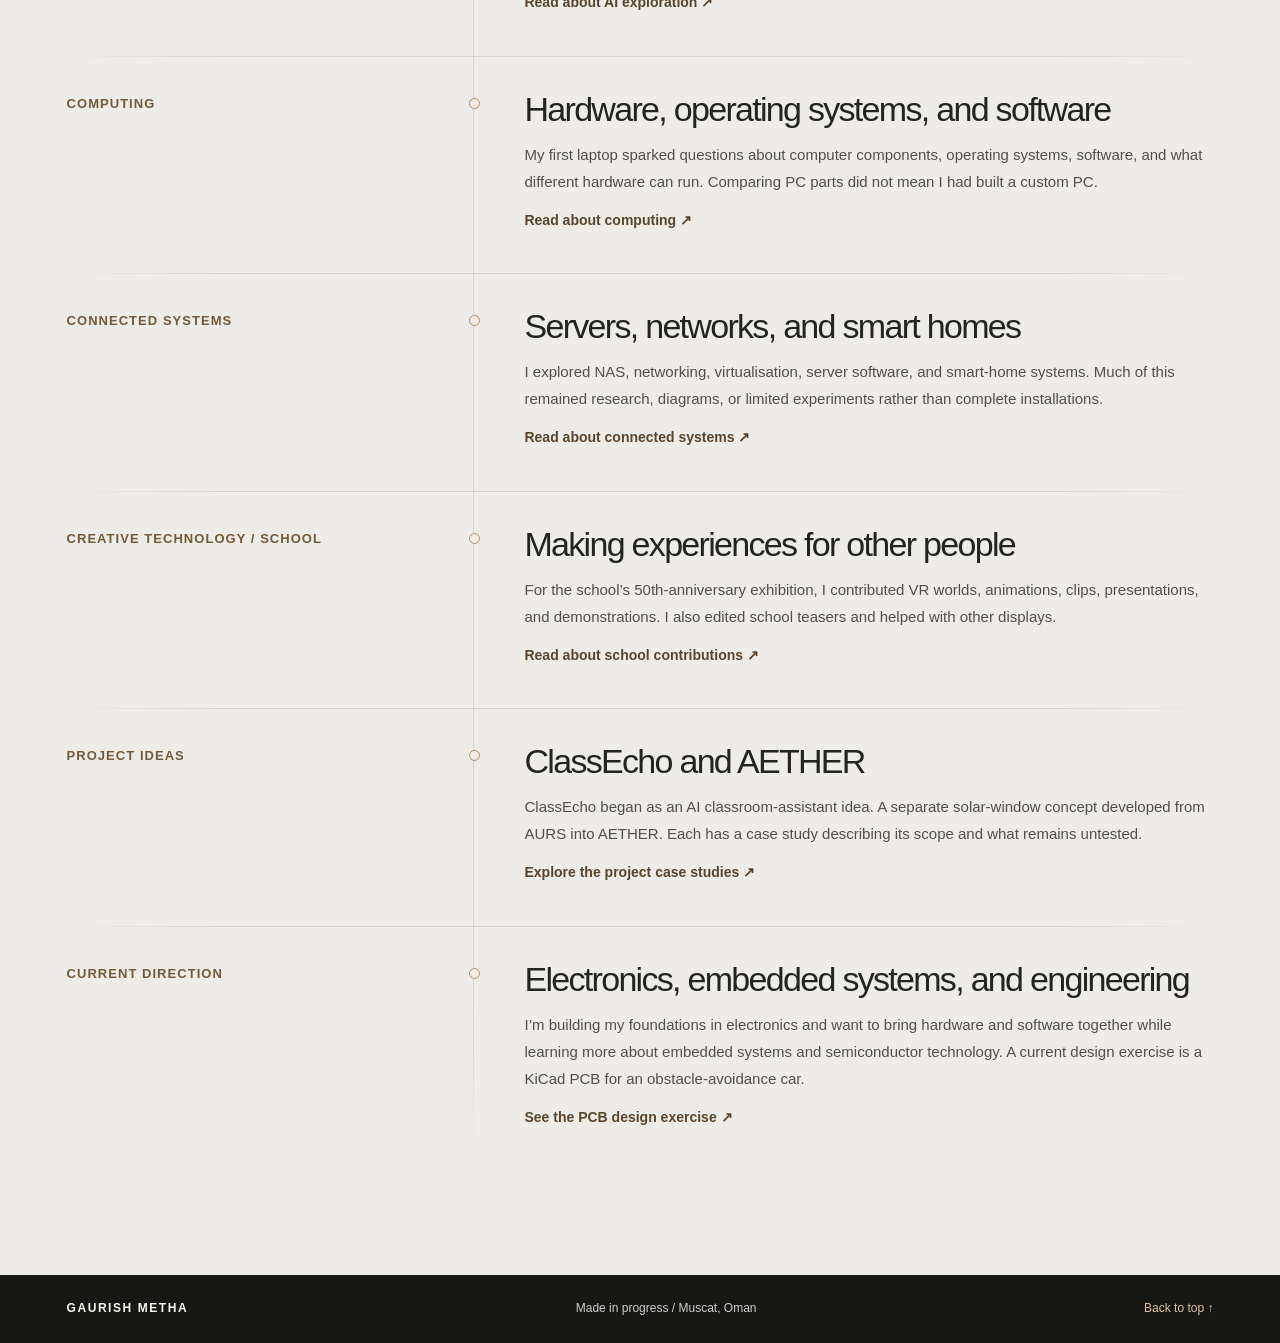
<file: journey/index.html>
<!doctype html>
<html lang="en">
<head>
  <meta charset="utf-8"><meta name="viewport" content="width=device-width, initial-scale=1"><meta name="theme-color" content="#171816">
  <meta name="description" content="Gaurish Metha's journey from MECHANIX construction sets in India to electronics, computing, creative technology, and engineering projects.">
  <meta property="og:title" content="My Journey | Gaurish Metha"><meta property="og:description" content="From mechanical building to electronics, connected systems, and larger project ideas.">
  <link rel="icon" href="../favicon.svg" type="image/svg+xml">
  <link rel="shortcut icon" href="../favicon.svg" type="image/svg+xml">
  <title>My Journey | Gaurish Metha</title><link rel="stylesheet" href="../styles.css"><script src="../site.js" defer></script>
</head>
<body data-page="journey">
  <a class="skip-link" href="#main">Skip to content</a>
  <header class="site-header">
    <a class="wordmark" href="../index.html" aria-label="Gaurish Metha home"><span class="wordmark-monogram">GM</span><span>GAURISH METHA</span></a>
    <button class="menu-toggle" type="button" aria-expanded="false" aria-controls="primary-nav"><span>Menu</span><i aria-hidden="true"></i></button>
    <nav class="primary-nav" id="primary-nav" aria-label="Main navigation"><a href="../index.html">Home</a><a href="../story/index.html">About</a><a href="../projects/index.html">Projects</a><a href="../achievements/index.html">Achievements</a><a href="./index.html" aria-current="page">Journey</a><a href="../explorations/index.html">Interests</a><a href="../contact/index.html">Contact</a></nav>
  </header>
  <main id="main">
    <section class="page-hero"><div class="page-heading page-heading-split"><div><p class="eyebrow"><span class="eyebrow-line"></span> FROM MECHANICAL BUILDS TO ENGINEERING</p><h1>How one interest<br><em>led to another.</em></h1></div><p>Making started with mechanical construction sets. From there, I followed questions through electronics, computing, creative technology, and project ideas.</p></div></section>
    <section class="section-wrap" style="padding-top:0;padding-bottom:105px">
      <ol class="journey-list">
        <li><span class="journey-period">COVID PERIOD / INDIA</span><div><h2>Building with MECHANIX sets</h2><p>My parents bought me several construction sets with metal strips, rods, screws, nuts, and other parts. I spent hours assembling them into mechanical structures and models. This was my first interest in making things.</p><a href="../story/index.html#early-mechanix">Read about the first builds ↗</a></div></li>
        <li><span class="journey-period">LATER / OMAN</span><div><h2>Electronics and physical STEM builds</h2><p>An electronics kit brought me to motors and circuits. I also made school exhibition models, including a hydraulic bridge and a Ferris wheel.</p><a href="../story/index.html#electronics-stem">Read about the electronics stage ↗</a></div></li>
        <li><span class="journey-period">EARLY EXPERIMENTS</span><div><h2>A sweeper idea, a PIR sensor, and Arduino</h2><p>I adapted a remote-controlled car with sweeping motors, then followed a sensor I mistook for a disco light into PIR sensors and Arduino experiments.</p><a href="../story/index.html#arduino-experiments">Read about the experiments ↗</a></div></li>
        <li><span class="journey-period">AI EXPLORATION</span><div><h2>Generative AI and local models</h2><p>Trying generative AI led me to prompt writing, image and video tools, and exploring local models with Ollama and ComfyUI.</p><a href="../story/index.html#ai-exploration">Read about AI exploration ↗</a></div></li>
        <li><span class="journey-period">COMPUTING</span><div><h2>Hardware, operating systems, and software</h2><p>My first laptop sparked questions about computer components, operating systems, software, and what different hardware can run. Comparing PC parts did not mean I had built a custom PC.</p><a href="../story/index.html#computing">Read about computing ↗</a></div></li>
        <li><span class="journey-period">CONNECTED SYSTEMS</span><div><h2>Servers, networks, and smart homes</h2><p>I explored NAS, networking, virtualisation, server software, and smart-home systems. Much of this remained research, diagrams, or limited experiments rather than complete installations.</p><a href="../story/index.html#connected-systems">Read about connected systems ↗</a></div></li>
        <li><span class="journey-period">CREATIVE TECHNOLOGY / SCHOOL</span><div><h2>Making experiences for other people</h2><p>For the school’s 50th-anniversary exhibition, I contributed VR worlds, animations, clips, presentations, and demonstrations. I also edited school teasers and helped with other displays.</p><a href="../story/index.html#creative-technology">Read about school contributions ↗</a></div></li>
        <li><span class="journey-period">PROJECT IDEAS</span><div><h2>ClassEcho and AETHER</h2><p>ClassEcho began as an AI classroom-assistant idea. A separate solar-window concept developed from AURS into AETHER. Each has a case study describing its scope and what remains untested.</p><a href="../projects/index.html">Explore the project case studies ↗</a></div></li>
        <li><span class="journey-period">CURRENT DIRECTION</span><div><h2>Electronics, embedded systems, and engineering</h2><p>I’m building my foundations in electronics and want to bring hardware and software together while learning more about embedded systems and semiconductor technology. A current design exercise is a KiCad PCB for an obstacle-avoidance car.</p><a href="../projects/obstacle-car/index.html">See the PCB design exercise ↗</a></div></li>
      </ol>
    </section>
  </main>
  <footer class="site-footer"><a class="footer-wordmark" href="../index.html">GAURISH METHA</a><span>Made in progress / Muscat, Oman</span><a href="#main">Back to top ↑</a></footer>
</body>
</html>
</file>
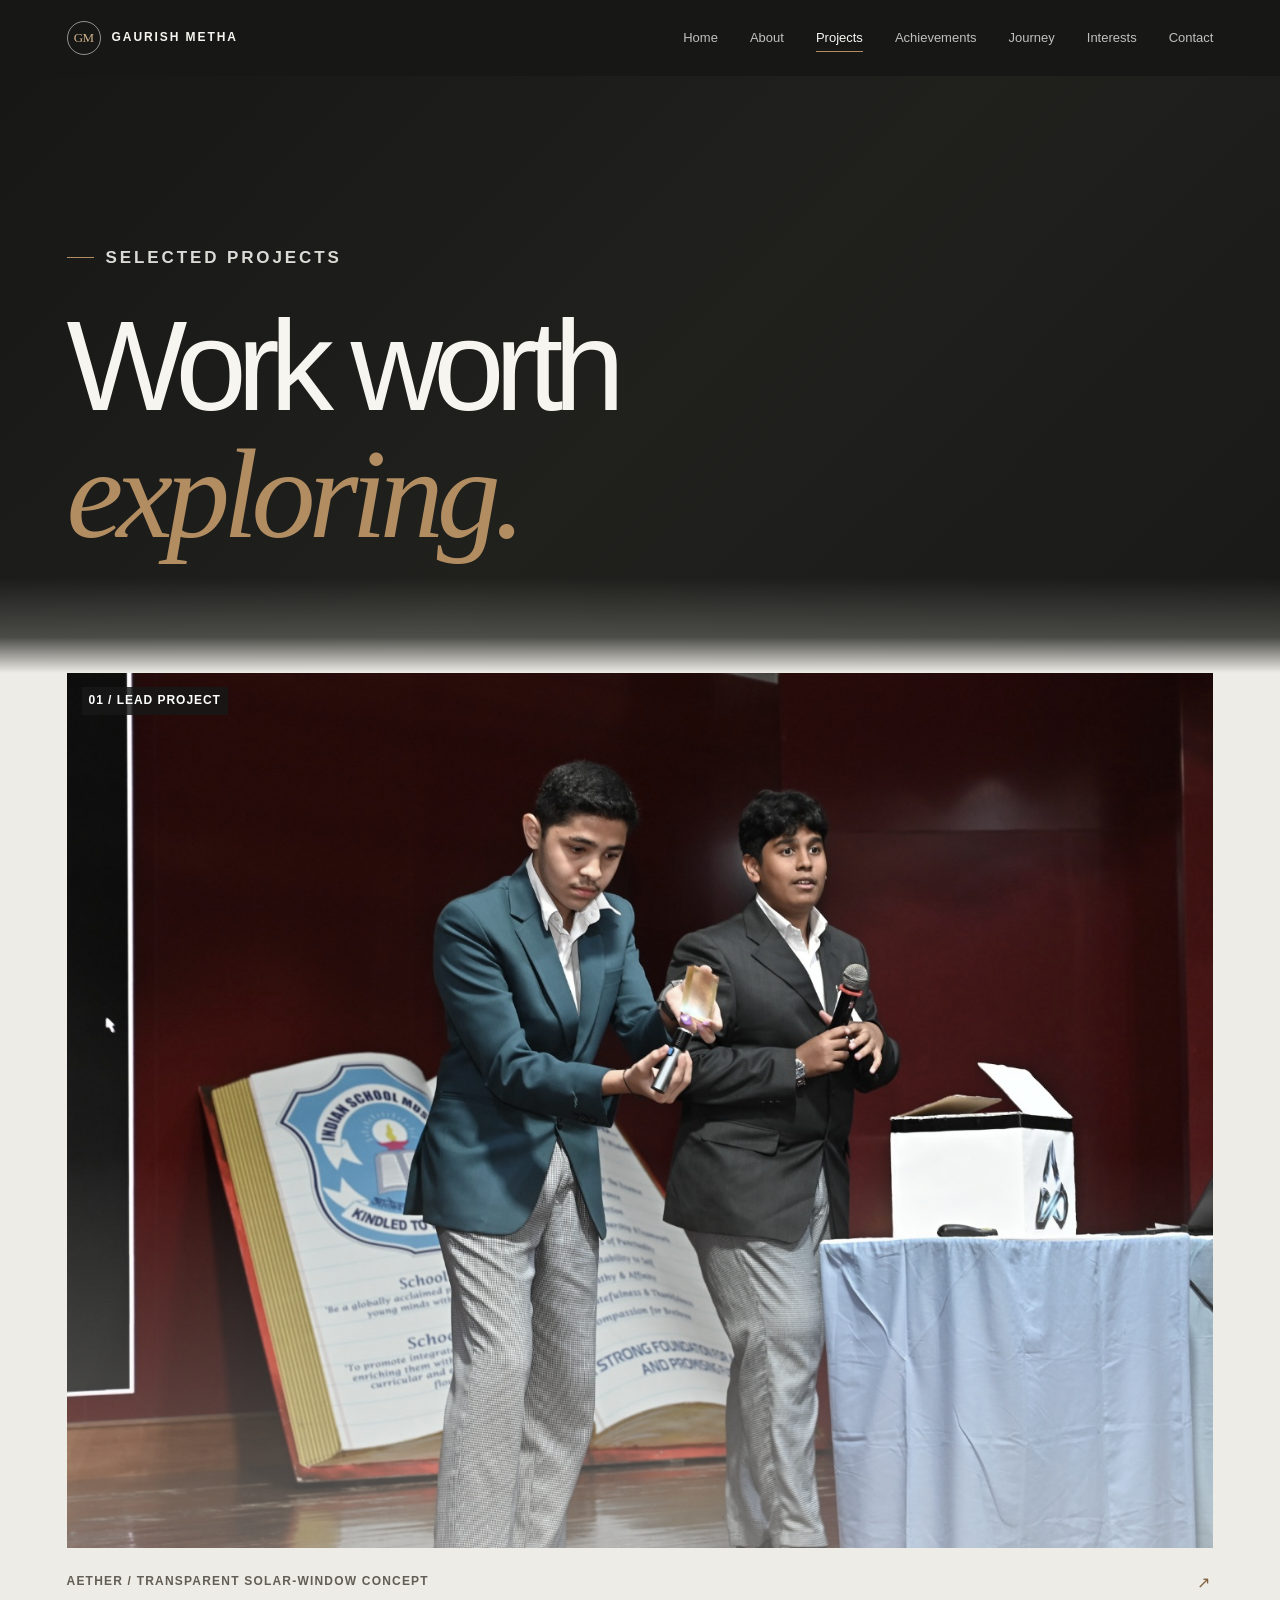
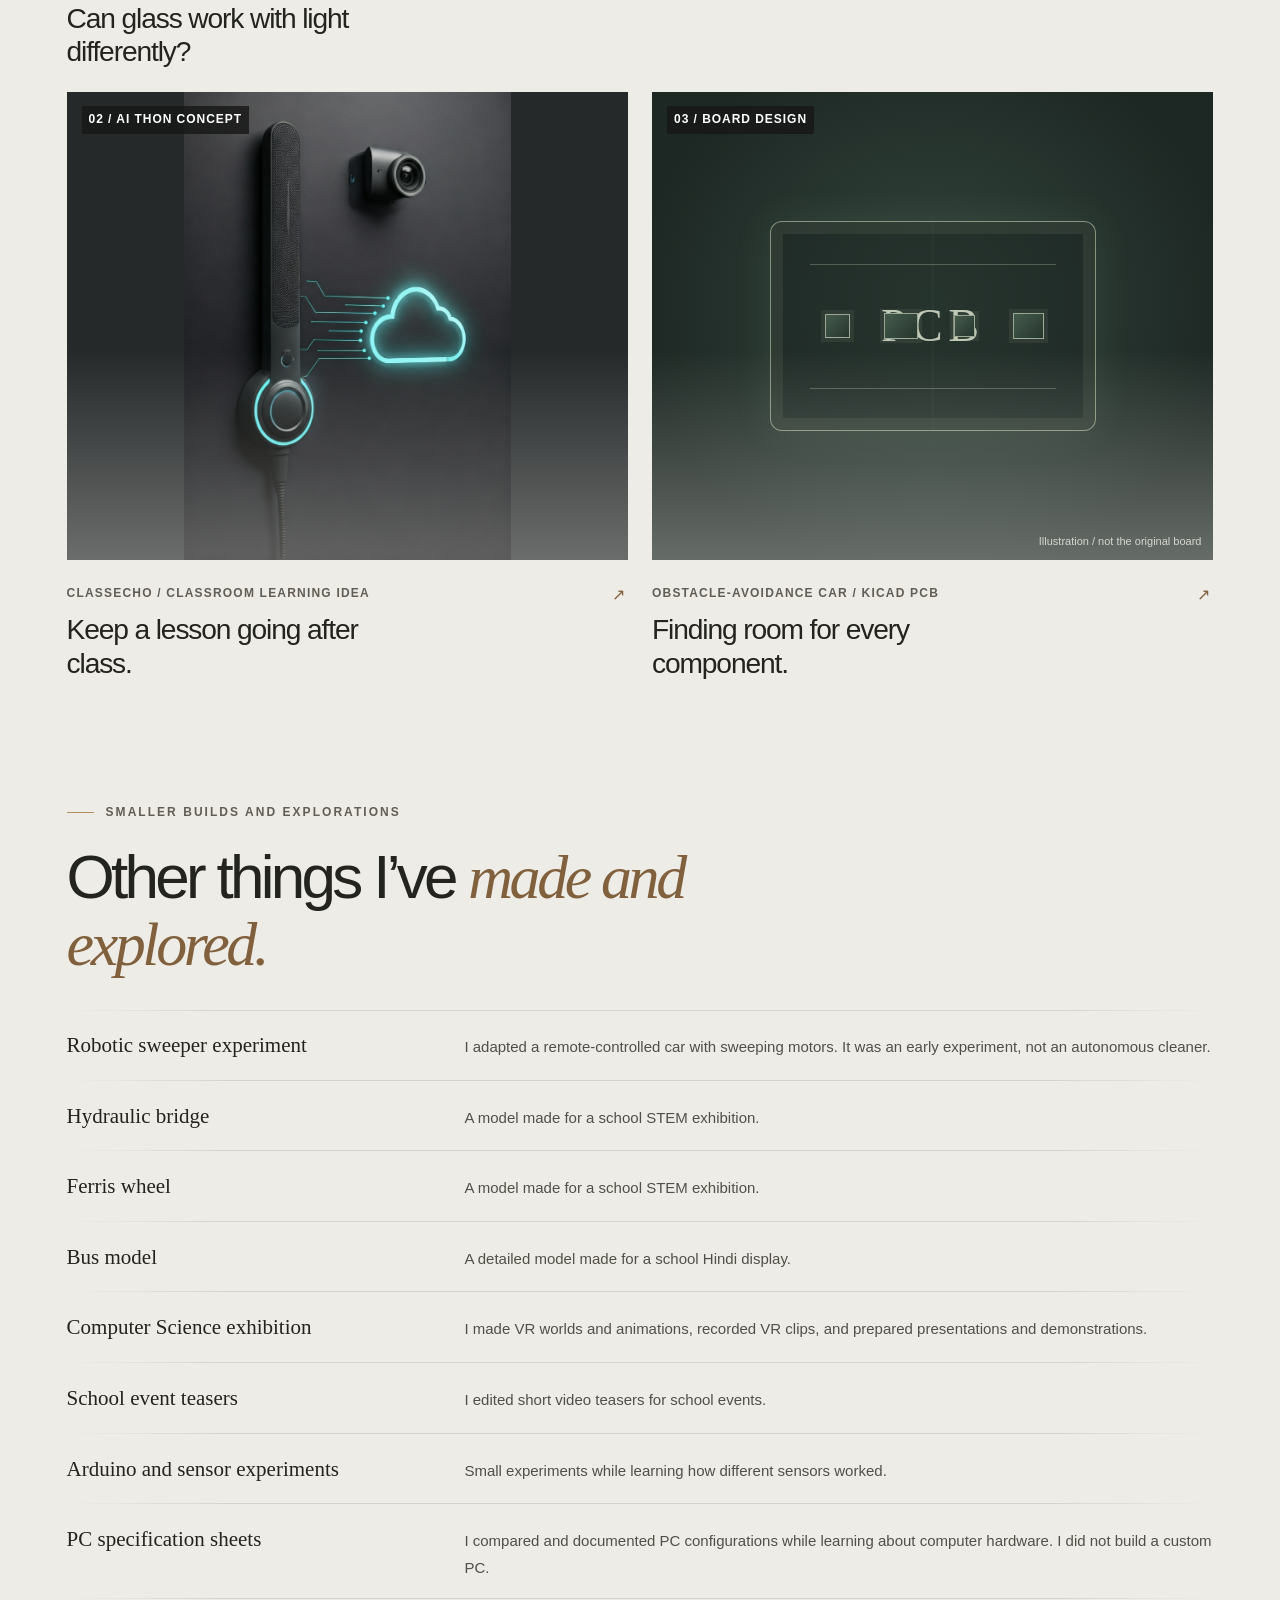
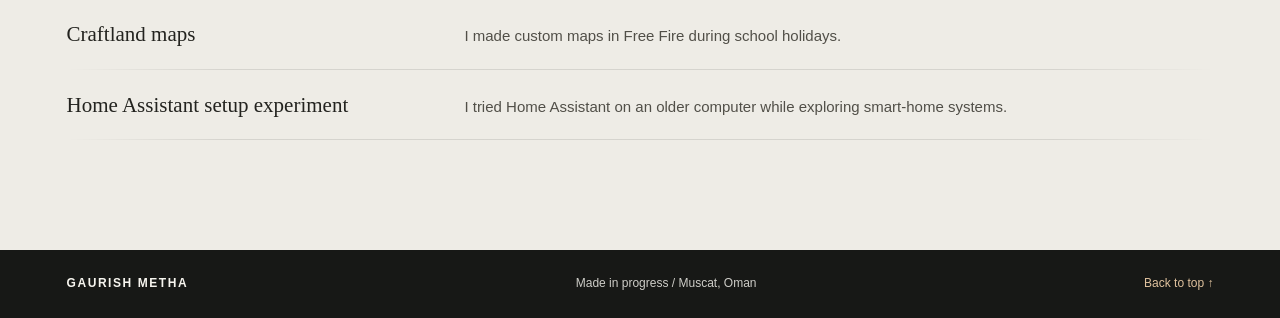
<file: projects/index.html>
<!doctype html>
<html lang="en">
<head>
  <meta charset="utf-8"><meta name="viewport" content="width=device-width, initial-scale=1"><meta name="theme-color" content="#171816">
  <meta name="description" content="AETHER and ClassEcho: focused case studies of Gaurish Metha's student project ideas, their development, and what remains untested.">
  <meta property="og:title" content="Projects | Gaurish Metha"><meta property="og:description" content="Selected projects with context, evidence, and clear boundaries.">
  <link rel="icon" href="../favicon.svg" type="image/svg+xml">
  <link rel="shortcut icon" href="../favicon.svg" type="image/svg+xml">
  <title>Projects | Gaurish Metha</title><link rel="stylesheet" href="../styles.css"><script src="../site.js" defer></script>
</head>
<body data-page="projects">
  <a class="skip-link" href="#main">Skip to content</a>
  <header class="site-header">
    <a class="wordmark" href="../index.html" aria-label="Gaurish Metha home"><span class="wordmark-monogram">GM</span><span>GAURISH METHA</span></a>
    <button class="menu-toggle" type="button" aria-expanded="false" aria-controls="primary-nav"><span>Menu</span><i aria-hidden="true"></i></button>
    <nav class="primary-nav" id="primary-nav" aria-label="Main navigation"><a href="../index.html">Home</a><a href="../story/index.html">About</a><a href="./index.html" aria-current="page">Projects</a><a href="../achievements/index.html">Achievements</a><a href="../journey/index.html">Journey</a><a href="../explorations/index.html">Interests</a><a href="../contact/index.html">Contact</a></nav>
  </header>
  <main id="main">
    <section class="page-hero">
      <div class="page-heading"><p class="eyebrow"><span class="eyebrow-line"></span> SELECTED PROJECTS</p><h1>Work worth<br><em>exploring.</em></h1></div>
    </section>
    <section class="section-wrap" style="padding-top:0;padding-bottom:90px" aria-label="Selected project case studies">
      <div class="featured-project-grid">
        <a class="project-card project-card-feature" href="aether/index.html"><div class="project-card-image"><img src="../PICS/Me%20Demonstratin%20During%20SIC%20Conclave.jpeg" alt="Gaurish and a teammate presenting their AETHER concept" width="1600" height="1065" loading="lazy"><span class="project-card-number">01 / LEAD PROJECT</span></div><div class="project-card-copy"><span>AETHER / TRANSPARENT SOLAR-WINDOW CONCEPT</span><h3>Can glass work with light differently?</h3><span class="card-arrow" aria-hidden="true">↗</span></div></a>
        <a class="project-card" href="classecho/index.html"><div class="project-card-image project-card-image-echo"><img src="../PICS/ClassEcho-cover.png" alt="ClassEcho concept illustration: a classroom device with a camera, microphone, and cloud connection" width="768" height="1097" loading="lazy"><span class="project-card-number">02 / AI THON CONCEPT</span></div><div class="project-card-copy"><span>CLASSECHO / CLASSROOM LEARNING IDEA</span><h3>Keep a lesson going after class.</h3><span class="card-arrow" aria-hidden="true">↗</span></div></a>
        <a class="project-card" href="obstacle-car/index.html"><div class="project-card-image project-card-image-pcb"><div class="pcb-layout-graphic" aria-hidden="true"><i></i><i></i><i></i><i></i><span>PCB</span></div><span class="project-card-number">03 / BOARD DESIGN</span><span class="pcb-visual-note">Illustration / not the original board</span></div><div class="project-card-copy"><span>OBSTACLE-AVOIDANCE CAR / KICAD PCB</span><h3>Finding room for every component.</h3><span class="card-arrow" aria-hidden="true">↗</span></div></a>
      </div>
    </section>
    <section class="section-wrap project-extras" aria-labelledby="project-extras-title">
      <header class="project-extras-heading">
        <div><p class="eyebrow eyebrow-dark"><span class="eyebrow-line"></span> SMALLER BUILDS AND EXPLORATIONS</p><h2 id="project-extras-title">Other things I’ve <em>made and explored.</em></h2></div>
      </header>
      <ul class="project-extras-list">
        <li><h3>Robotic sweeper experiment</h3><p>I adapted a remote-controlled car with sweeping motors. It was an early experiment, not an autonomous cleaner.</p></li>
        <li><h3>Hydraulic bridge</h3><p>A model made for a school STEM exhibition.</p></li>
        <li><h3>Ferris wheel</h3><p>A model made for a school STEM exhibition.</p></li>
        <li><h3>Bus model</h3><p>A detailed model made for a school Hindi display.</p></li>
        <li><h3>Computer Science exhibition</h3><p>I made VR worlds and animations, recorded VR clips, and prepared presentations and demonstrations.</p></li>
        <li><h3>School event teasers</h3><p>I edited short video teasers for school events.</p></li>
        <li><h3>Arduino and sensor experiments</h3><p>Small experiments while learning how different sensors worked.</p></li>
        <li><h3>PC specification sheets</h3><p>I compared and documented PC configurations while learning about computer hardware. I did not build a custom PC.</p></li>
        <li><h3>Craftland maps</h3><p>I made custom maps in Free Fire during school holidays.</p></li>
        <li><h3>Home Assistant setup experiment</h3><p>I tried Home Assistant on an older computer while exploring smart-home systems.</p></li>
      </ul>
    </section>
  </main>
  <footer class="site-footer"><a class="footer-wordmark" href="../index.html">GAURISH METHA</a><span>Made in progress / Muscat, Oman</span><a href="#main">Back to top ↑</a></footer>
</body>
</html>
</file>
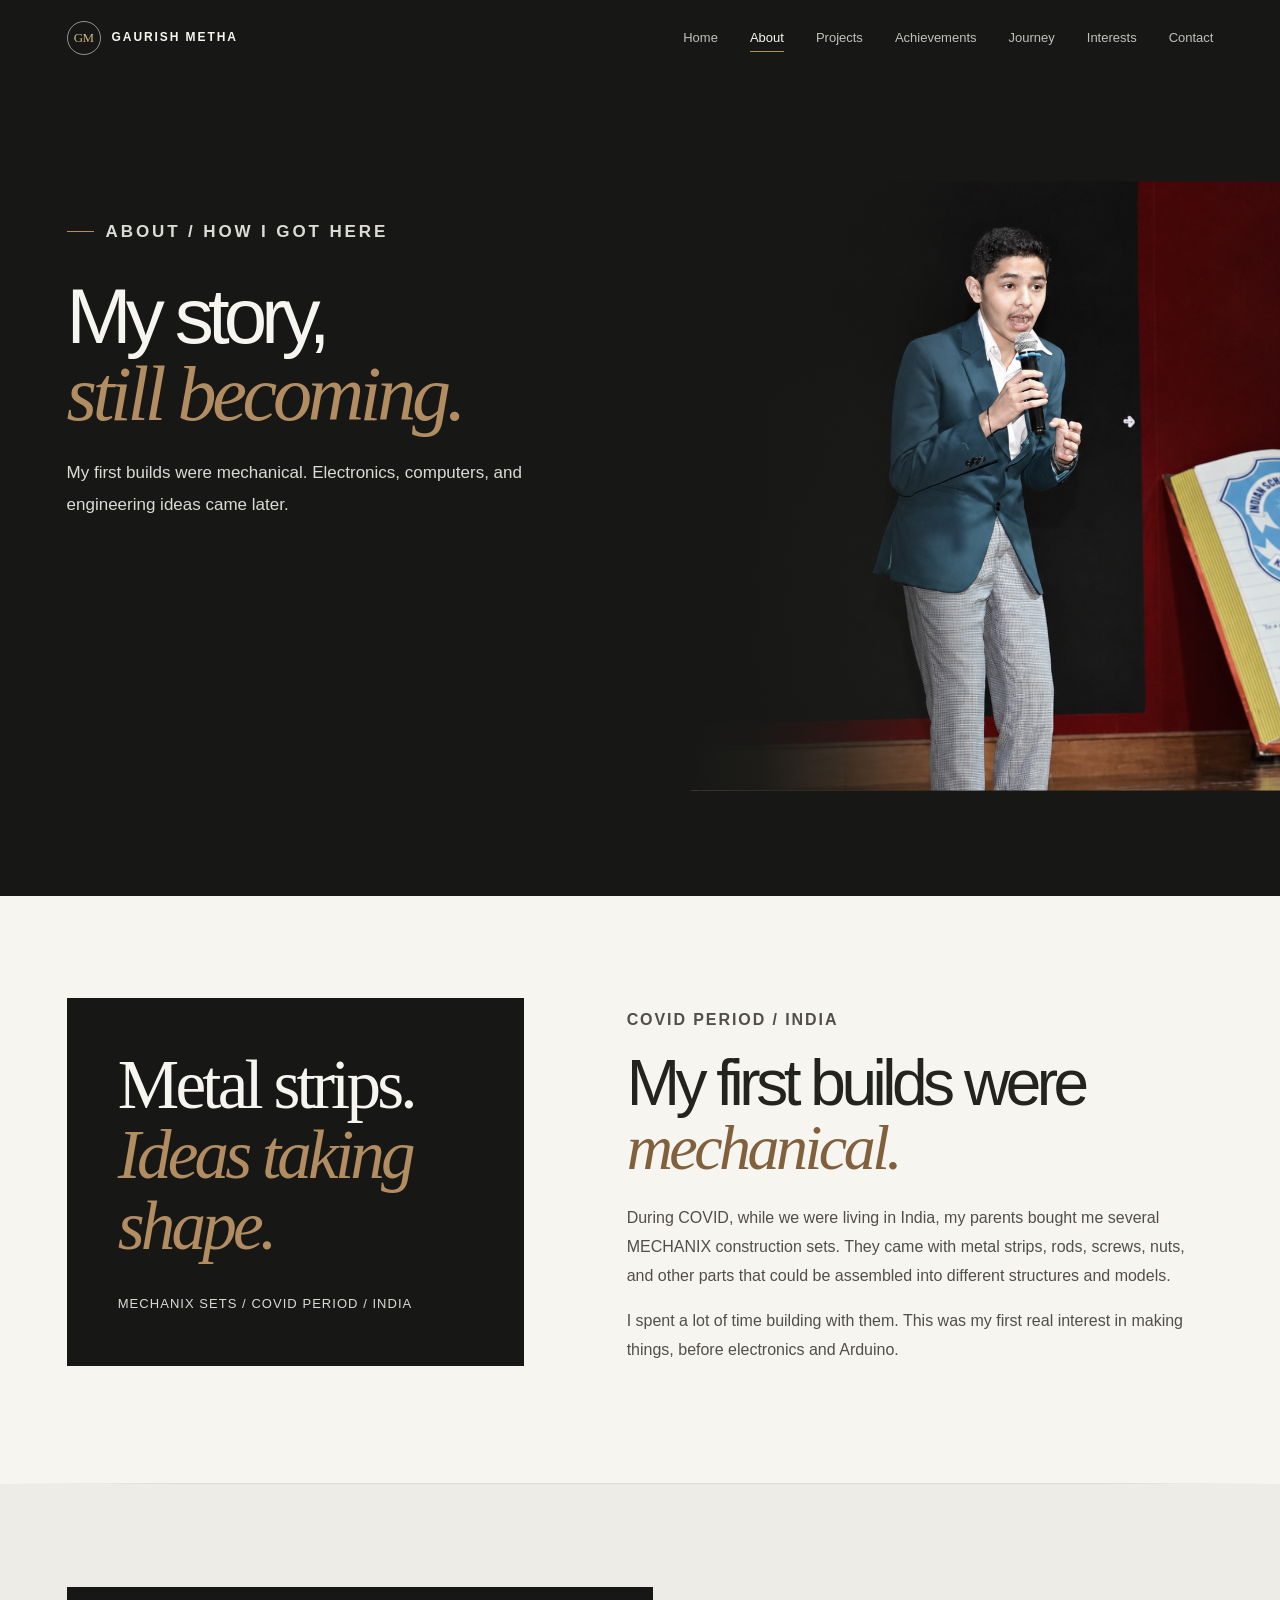
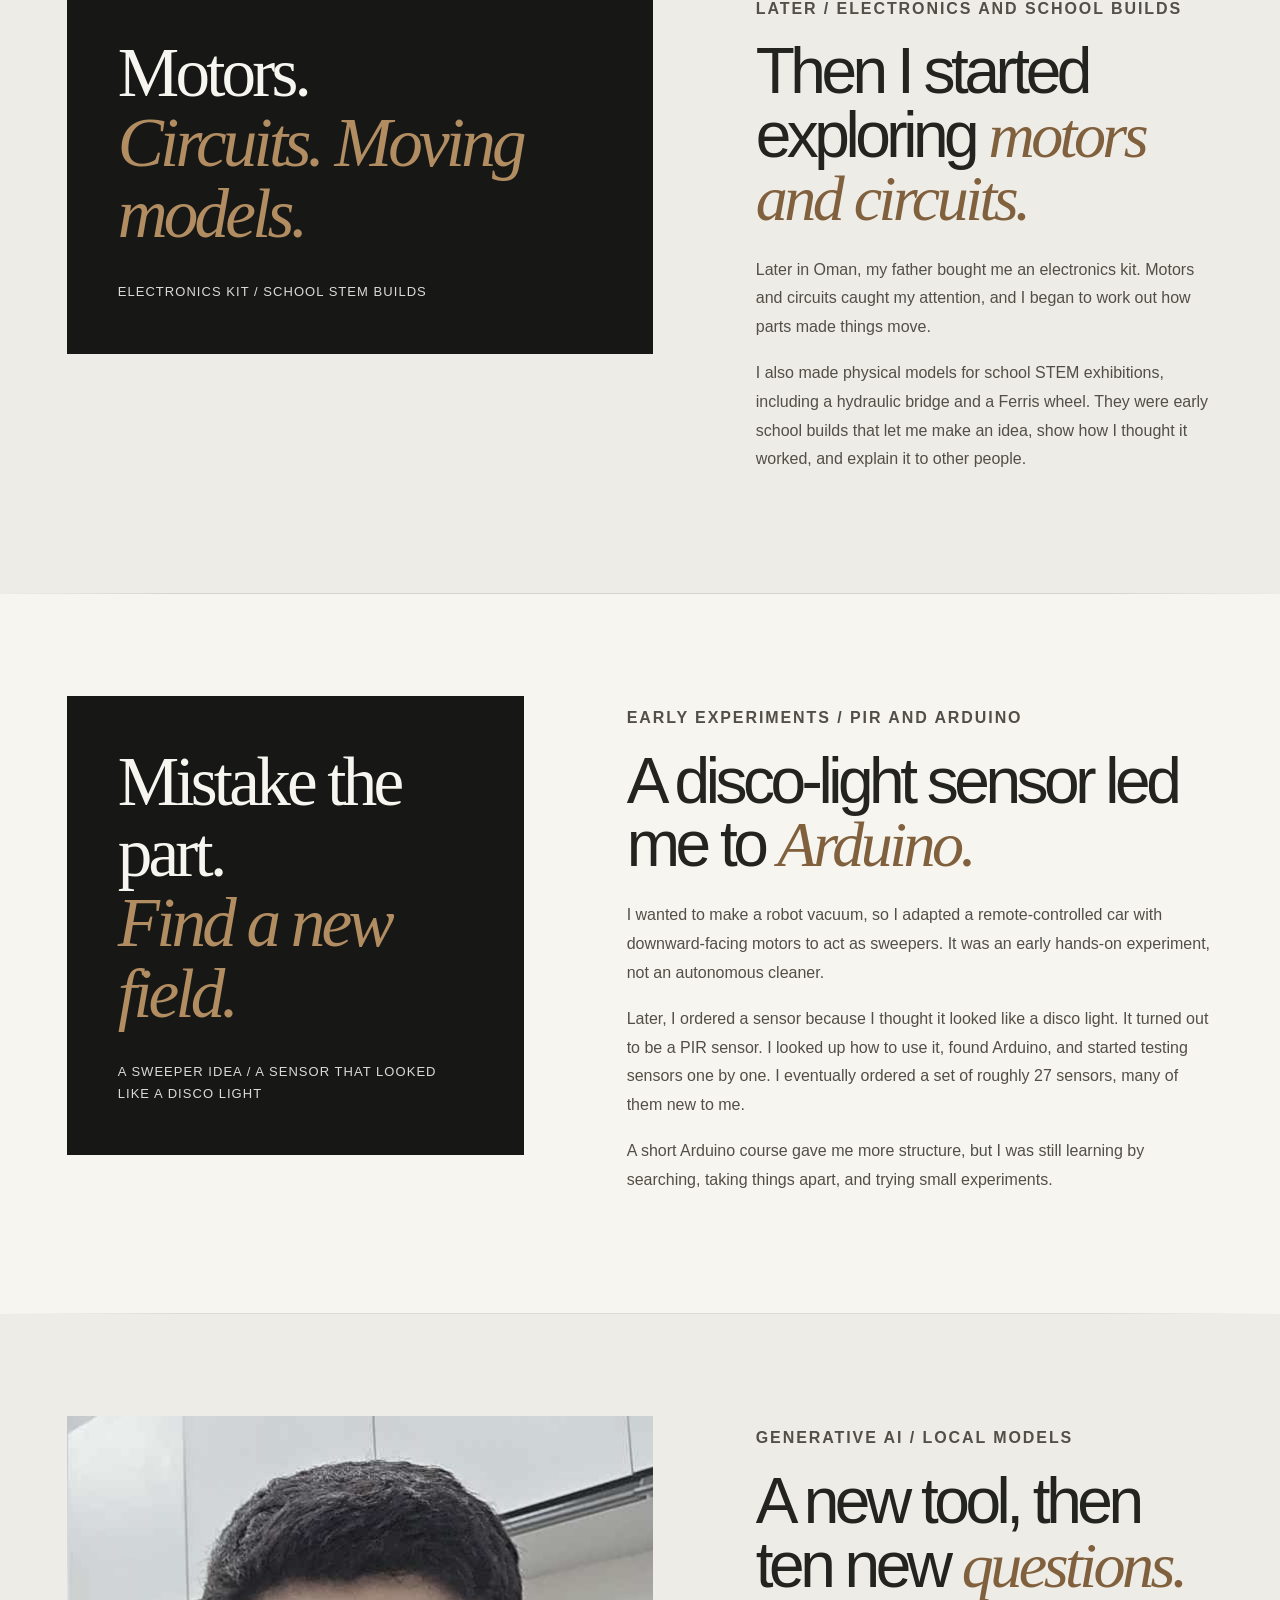
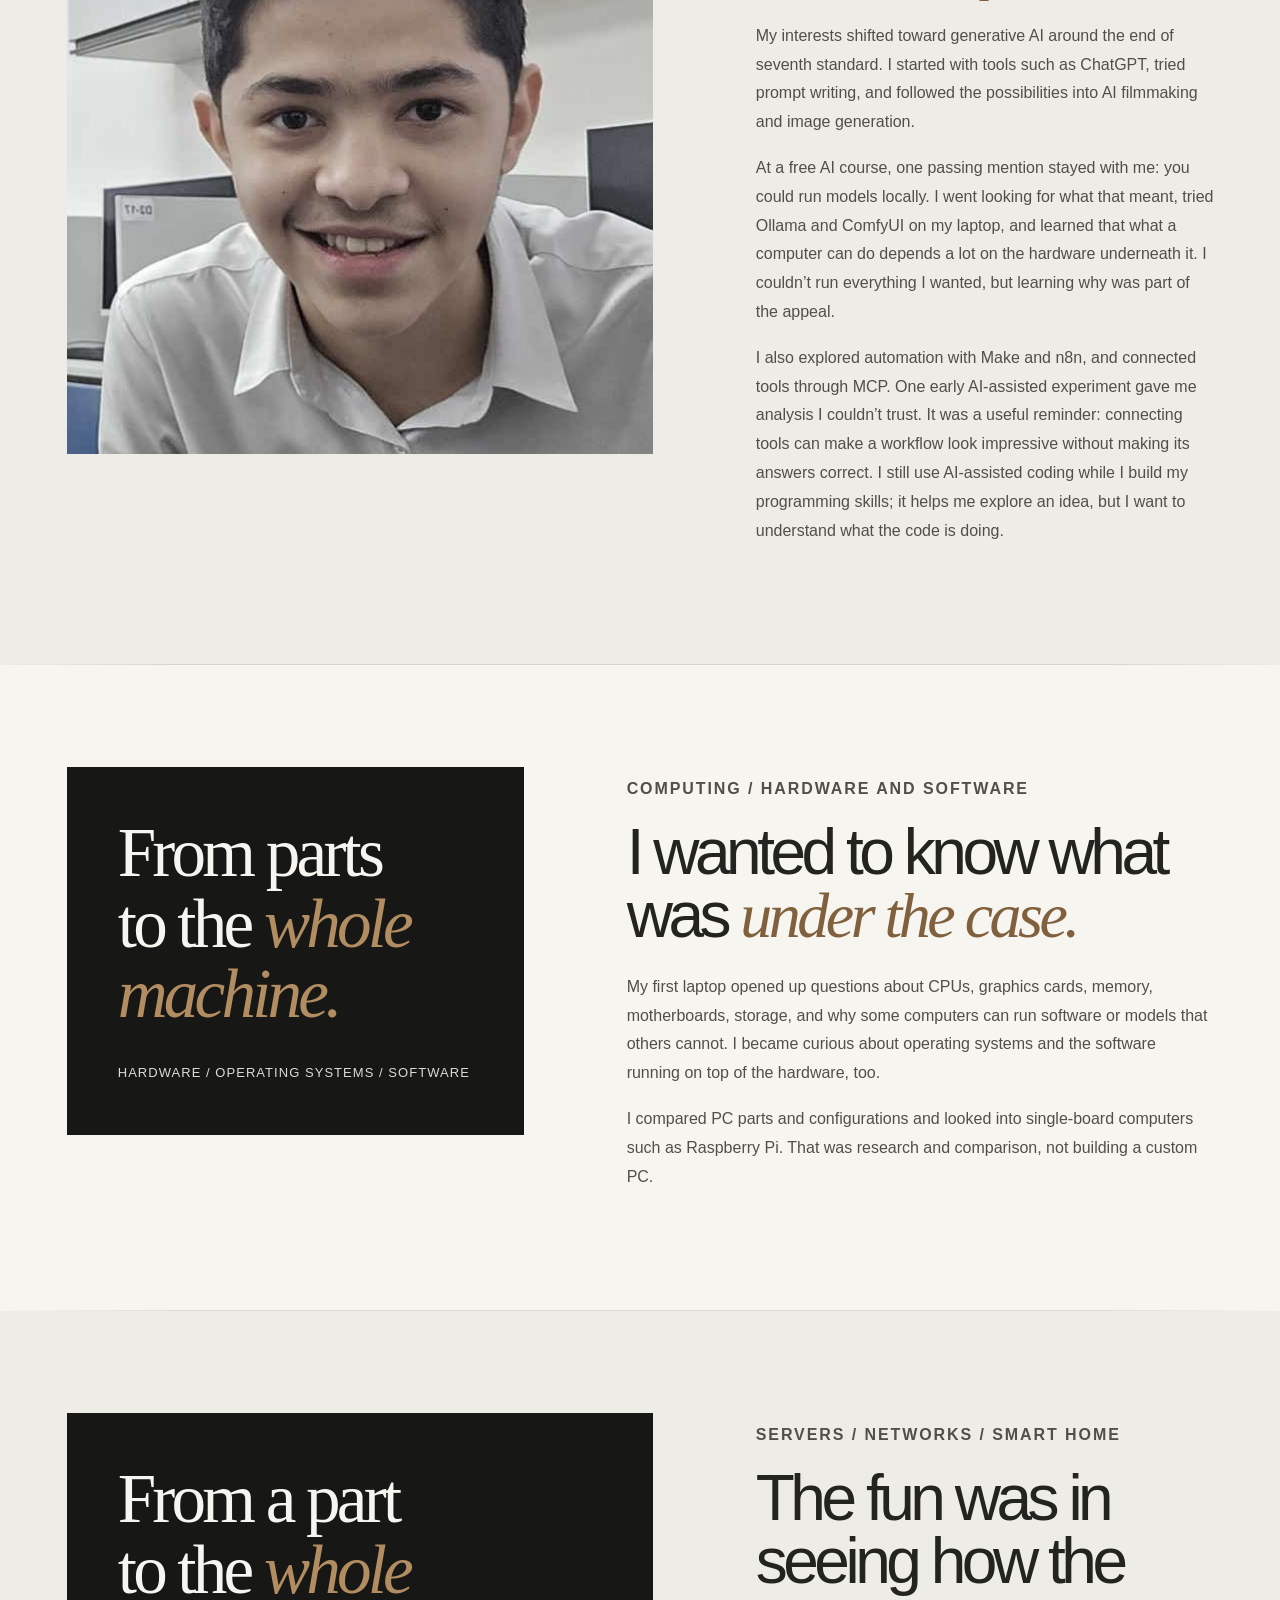
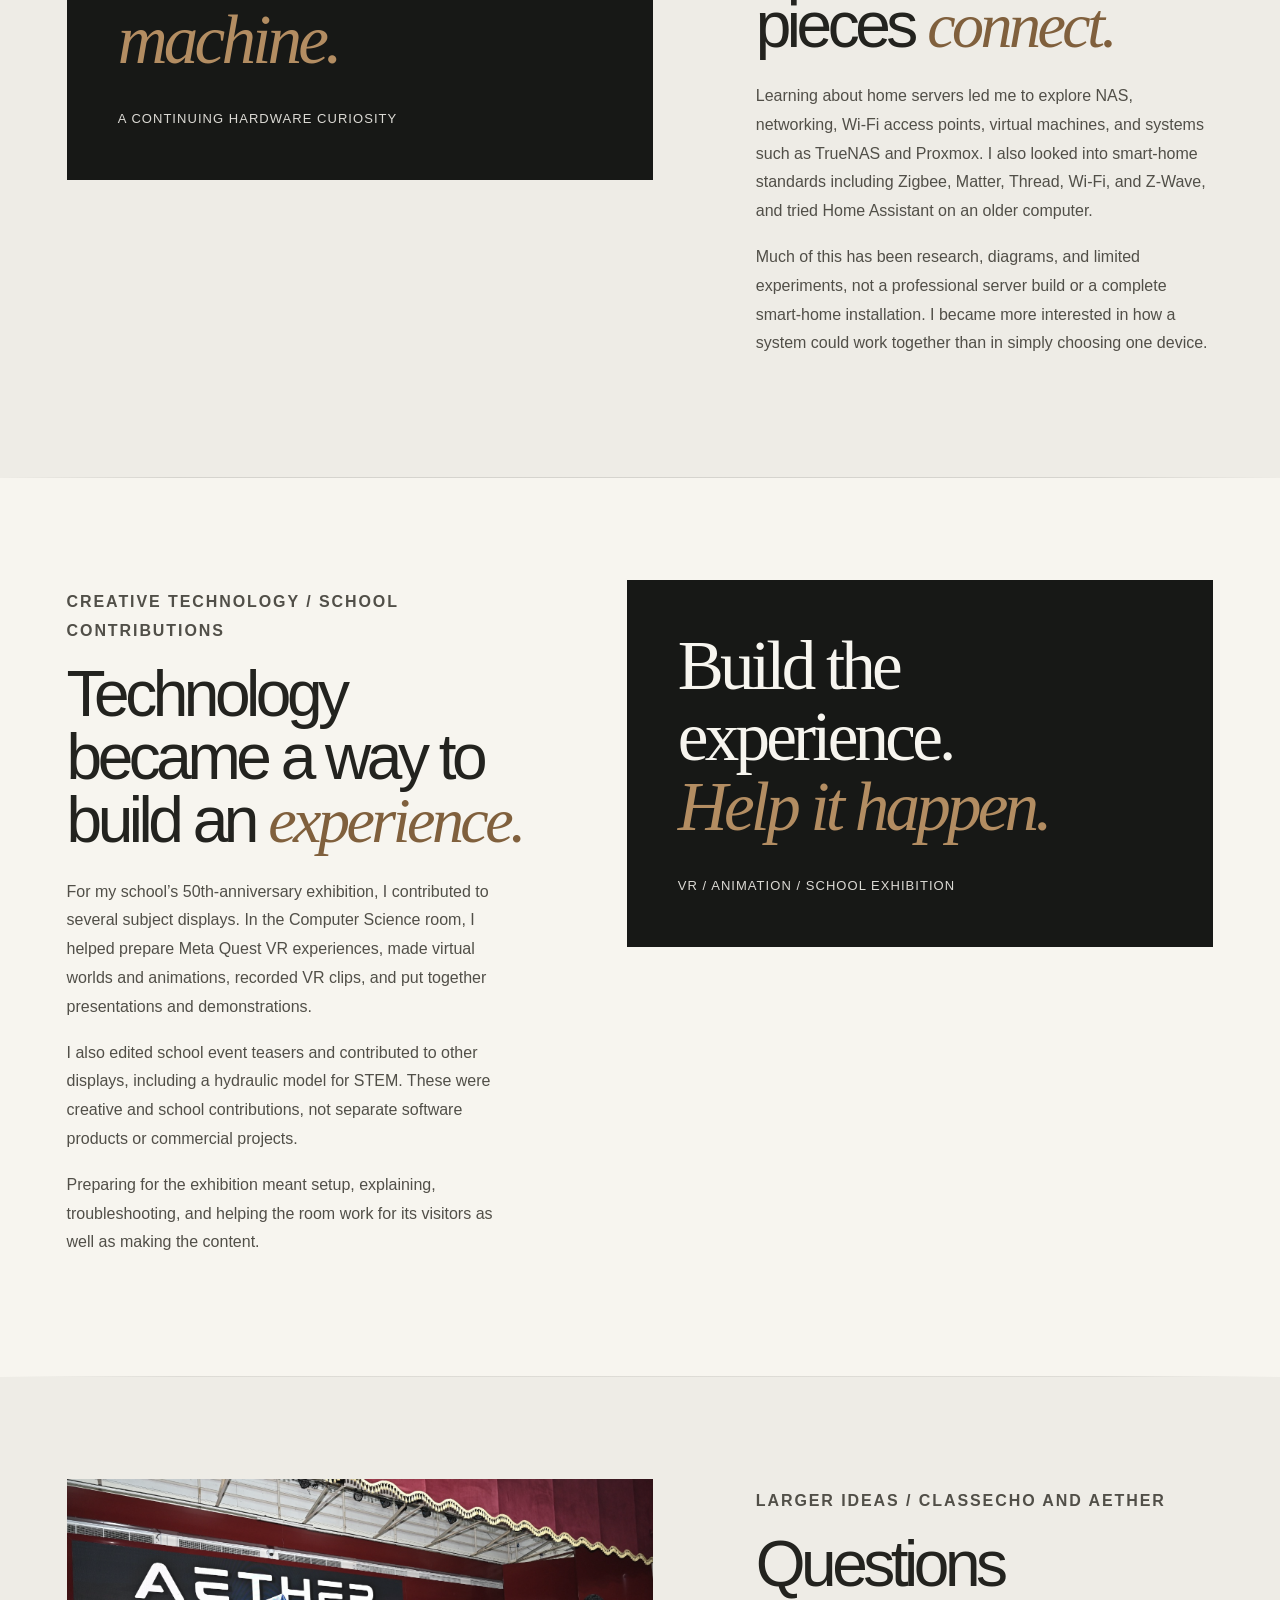
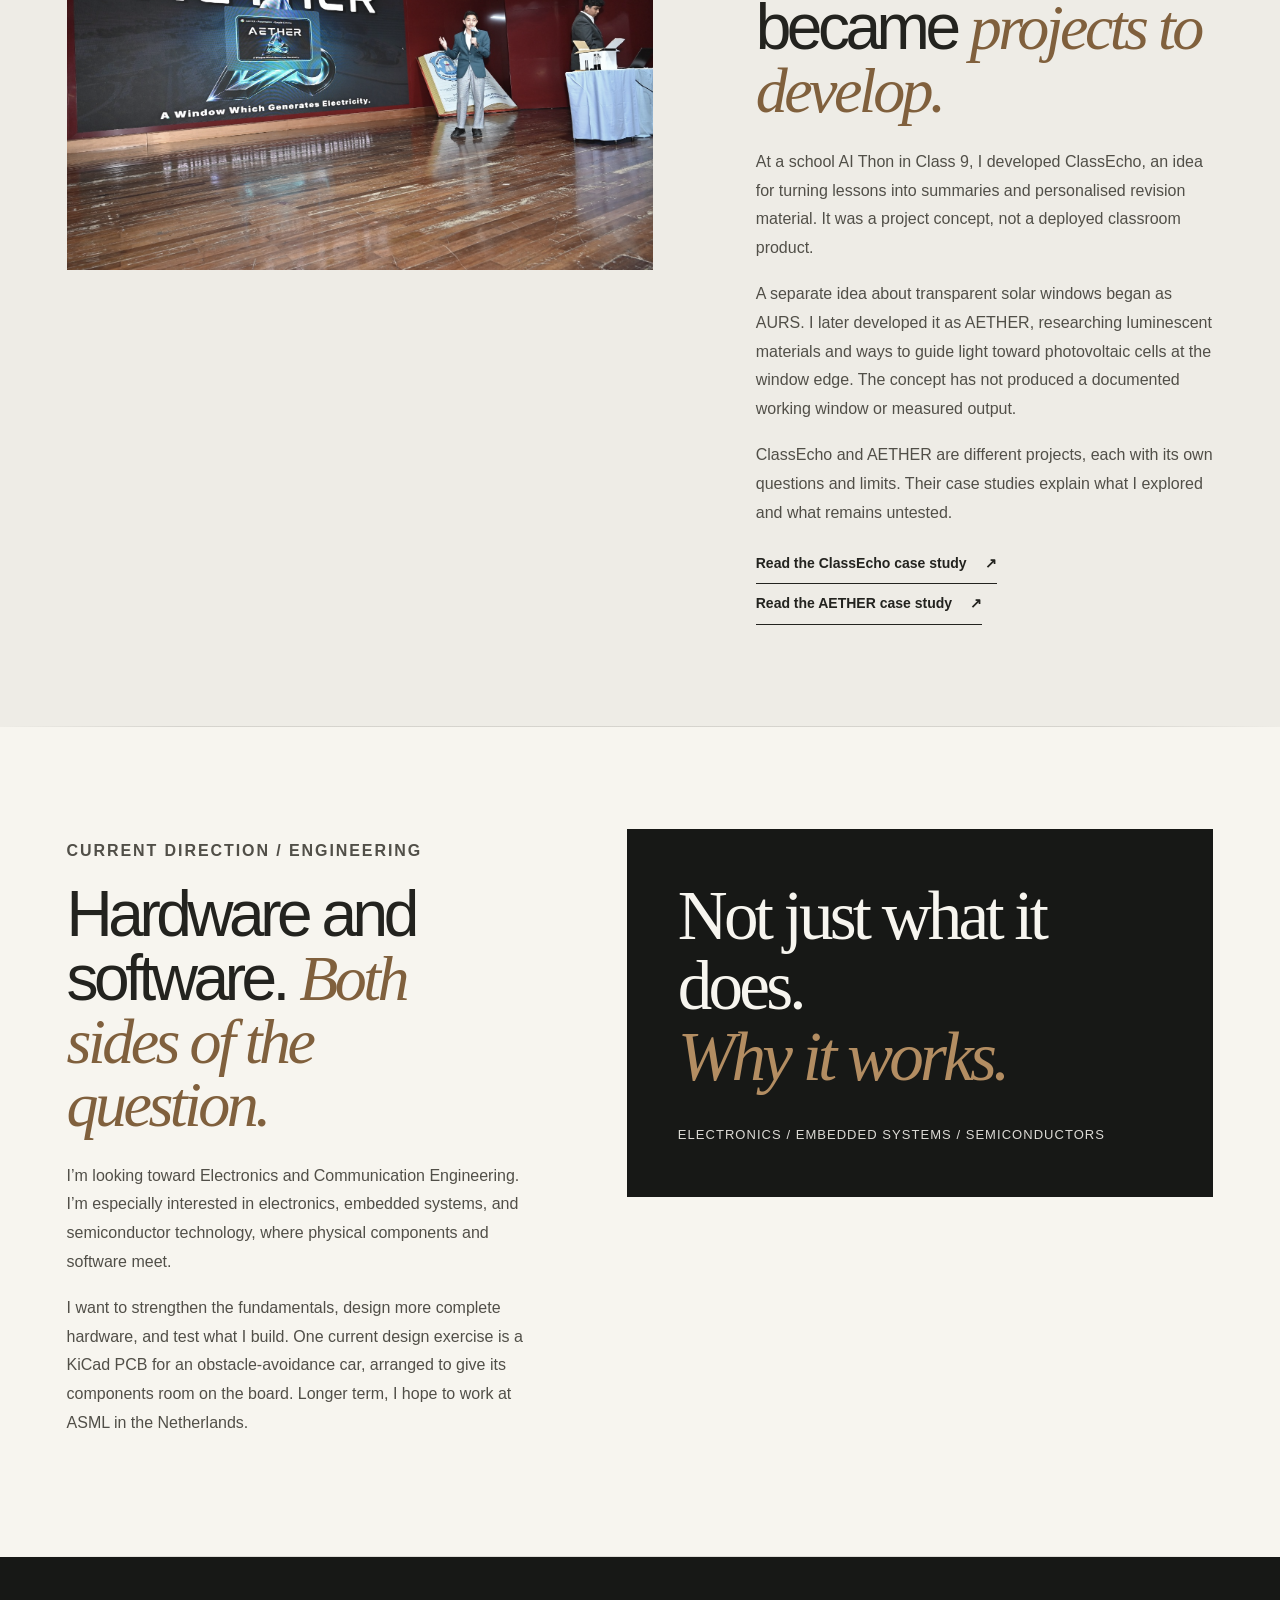
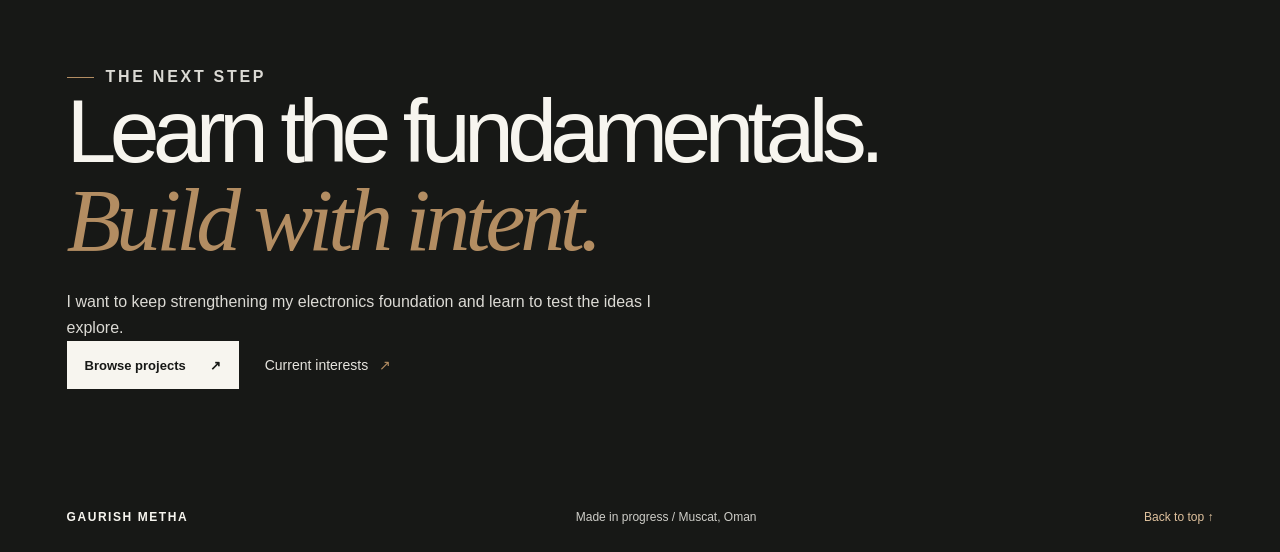
<file: story/index.html>
<!doctype html>
<html lang="en">
<head>
  <meta charset="utf-8"><meta name="viewport" content="width=device-width, initial-scale=1"><meta name="theme-color" content="#171816">
  <meta name="description" content="Gaurish Metha's journey from MECHANIX building sets in India to electronics, computing, creative technology, and engineering projects.">
  <meta property="og:title" content="My Story | Gaurish Metha"><meta property="og:description" content="A personal story about learning by following questions.">
  <link rel="icon" href="../favicon.svg" type="image/svg+xml">
  <link rel="shortcut icon" href="../favicon.svg" type="image/svg+xml">
  <title>My Story | Gaurish Metha</title><link rel="stylesheet" href="../styles.css"><script src="../site.js" defer></script>
</head>
<body data-page="story">
  <a class="skip-link" href="#main">Skip to content</a>
  <header class="site-header">
    <a class="wordmark" href="../index.html" aria-label="Gaurish Metha home"><span class="wordmark-monogram">GM</span><span>GAURISH METHA</span></a>
    <button class="menu-toggle" type="button" aria-expanded="false" aria-controls="primary-nav"><span>Menu</span><i aria-hidden="true"></i></button>
    <nav class="primary-nav" id="primary-nav" aria-label="Main navigation">
      <a href="../index.html">Home</a><a href="./index.html" aria-current="page">About</a><a href="../projects/index.html">Projects</a><a href="../achievements/index.html">Achievements</a><a href="../journey/index.html">Journey</a><a href="../explorations/index.html">Interests</a><a href="../contact/index.html">Contact</a>
    </nav>
  </header>
  <main id="main">
    <section class="page-hero page-hero-story">
      <div class="page-heading">
        <p class="eyebrow"><span class="eyebrow-line"></span> ABOUT / HOW I GOT HERE</p>
        <h1>My story,<br><em>still becoming.</em></h1>
        <p>My first builds were mechanical. Electronics, computers, and engineering ideas came later.</p>
      </div>
      <figure class="page-hero-photo page-hero-photo-blend">
        <img src="../PICS/Me%20on%20School%20Auditorium%20Stage%20use%20this%20somewhere%20imp%2C%20looks%20very%20good).png" alt="Gaurish presenting a project on stage at a school event" width="1022" height="1057" fetchpriority="high">
      </figure>
    </section>

    <section class="story-chapter" id="early-mechanix">
      <div class="chapter-inner">
        <div class="chapter-visual chapter-typography"><p class="display-quote">Metal strips.<br><em>Ideas taking shape.</em></p><p class="visual-note">MECHANIX sets / COVID period / India</p></div>
        <div class="chapter-copy">
          <p class="chapter-number">COVID PERIOD / INDIA</p>
          <h2>My first builds were <em>mechanical.</em></h2>
          <p>During COVID, while we were living in India, my parents bought me several MECHANIX construction sets. They came with metal strips, rods, screws, nuts, and other parts that could be assembled into different structures and models.</p>
          <p>I spent a lot of time building with them. This was my first real interest in making things, before electronics and Arduino.</p>
        </div>
      </div>
    </section>

    <section class="story-chapter" id="electronics-stem">
      <div class="chapter-inner">
        <div class="chapter-visual chapter-typography"><p class="display-quote">Motors.<br><em>Circuits. Moving models.</em></p><p class="visual-note">Electronics kit / school STEM builds</p></div>
        <div class="chapter-copy">
          <p class="chapter-number">LATER / ELECTRONICS AND SCHOOL BUILDS</p>
          <h2>Then I started exploring <em>motors and circuits.</em></h2>
          <p>Later in Oman, my father bought me an electronics kit. Motors and circuits caught my attention, and I began to work out how parts made things move.</p>
          <p>I also made physical models for school STEM exhibitions, including a hydraulic bridge and a Ferris wheel. They were early school builds that let me make an idea, show how I thought it worked, and explain it to other people.</p>
        </div>
      </div>
    </section>

    <section class="story-chapter" id="arduino-experiments">
      <div class="chapter-inner">
        <div class="chapter-visual chapter-typography"><p class="display-quote">Mistake the part.<br><em>Find a new field.</em></p><p class="visual-note">A sweeper idea / a sensor that looked like a disco light</p></div>
        <div class="chapter-copy">
          <p class="chapter-number">EARLY EXPERIMENTS / PIR AND ARDUINO</p>
          <h2>A disco-light sensor led me to <em>Arduino.</em></h2>
          <p>I wanted to make a robot vacuum, so I adapted a remote-controlled car with downward-facing motors to act as sweepers. It was an early hands-on experiment, not an autonomous cleaner.</p>
          <p>Later, I ordered a sensor because I thought it looked like a disco light. It turned out to be a PIR sensor. I looked up how to use it, found Arduino, and started testing sensors one by one. I eventually ordered a set of roughly 27 sensors, many of them new to me.</p>
          <p>A short Arduino course gave me more structure, but I was still learning by searching, taking things apart, and trying small experiments.</p>
        </div>
      </div>
    </section>

    <section class="story-chapter" id="ai-exploration">
      <div class="chapter-inner">
        <div class="chapter-visual chapter-visual-portrait"><img src="../PICS/A%20Photo%20Of%20me%20(more%20like%20a%20profile%20pic).jpg" alt="Portrait of Gaurish" width="640" height="640" loading="lazy"></div>
        <div class="chapter-copy">
          <p class="chapter-number">GENERATIVE AI / LOCAL MODELS</p>
          <h2>A new tool, then ten new <em>questions.</em></h2>
          <p>My interests shifted toward generative AI around the end of seventh standard. I started with tools such as ChatGPT, tried prompt writing, and followed the possibilities into AI filmmaking and image generation.</p>
          <p>At a free AI course, one passing mention stayed with me: you could run models locally. I went looking for what that meant, tried Ollama and ComfyUI on my laptop, and learned that what a computer can do depends a lot on the hardware underneath it. I couldn’t run everything I wanted, but learning why was part of the appeal.</p>
          <p>I also explored automation with Make and n8n, and connected tools through MCP. One early AI-assisted experiment gave me analysis I couldn’t trust. It was a useful reminder: connecting tools can make a workflow look impressive without making its answers correct. I still use AI-assisted coding while I build my programming skills; it helps me explore an idea, but I want to understand what the code is doing.</p>
        </div>
      </div>
    </section>

    <section class="story-chapter" id="computing">
      <div class="chapter-inner">
        <div class="chapter-visual chapter-typography"><p class="display-quote">From parts<br>to the <em>whole machine.</em></p><p class="visual-note">Hardware / operating systems / software</p></div>
        <div class="chapter-copy">
          <p class="chapter-number">COMPUTING / HARDWARE AND SOFTWARE</p>
          <h2>I wanted to know what was <em>under the case.</em></h2>
          <p>My first laptop opened up questions about CPUs, graphics cards, memory, motherboards, storage, and why some computers can run software or models that others cannot. I became curious about operating systems and the software running on top of the hardware, too.</p>
          <p>I compared PC parts and configurations and looked into single-board computers such as Raspberry Pi. That was research and comparison, not building a custom PC.</p>
        </div>
      </div>
    </section>

    <section class="story-chapter" id="connected-systems">
      <div class="chapter-inner">
        <div class="chapter-visual chapter-typography"><p class="display-quote">From a part<br>to the <em>whole machine.</em></p><p class="visual-note">A continuing hardware curiosity</p></div>
        <div class="chapter-copy">
          <p class="chapter-number">SERVERS / NETWORKS / SMART HOME</p>
          <h2>The fun was in seeing how the pieces <em>connect.</em></h2>
          <p>Learning about home servers led me to explore NAS, networking, Wi-Fi access points, virtual machines, and systems such as TrueNAS and Proxmox. I also looked into smart-home standards including Zigbee, Matter, Thread, Wi-Fi, and Z-Wave, and tried Home Assistant on an older computer.</p>
          <p>Much of this has been research, diagrams, and limited experiments, not a professional server build or a complete smart-home installation. I became more interested in how a system could work together than in simply choosing one device.</p>
        </div>
      </div>
    </section>

    <section class="story-chapter" id="creative-technology">
      <div class="chapter-inner">
        <div class="chapter-copy">
          <p class="chapter-number">CREATIVE TECHNOLOGY / SCHOOL CONTRIBUTIONS</p>
          <h2>Technology became a way to build an <em>experience.</em></h2>
          <p>For my school’s 50th-anniversary exhibition, I contributed to several subject displays. In the Computer Science room, I helped prepare Meta Quest VR experiences, made virtual worlds and animations, recorded VR clips, and put together presentations and demonstrations.</p>
          <p>I also edited school event teasers and contributed to other displays, including a hydraulic model for STEM. These were creative and school contributions, not separate software products or commercial projects.</p>
          <p>Preparing for the exhibition meant setup, explaining, troubleshooting, and helping the room work for its visitors as well as making the content.</p>
        </div>
        <div class="chapter-visual chapter-typography"><p class="display-quote">Build the experience.<br><em>Help it happen.</em></p><p class="visual-note">VR / animation / school exhibition</p></div>
      </div>
    </section>

    <section class="story-chapter" id="project-ideas">
      <div class="chapter-inner">
        <div class="chapter-visual"><img src="../PICS/Me%20Speaking%20Ond%20Stage%20During%20SIC%20Conclave.jpeg" alt="Gaurish speaking on stage beside the AETHER presentation" width="1600" height="1065" loading="lazy"></div>
        <div class="chapter-copy">
          <p class="chapter-number">LARGER IDEAS / CLASSECHO AND AETHER</p>
          <h2>Questions became <em>projects to develop.</em></h2>
          <p>At a school AI Thon in Class 9, I developed ClassEcho, an idea for turning lessons into summaries and personalised revision material. It was a project concept, not a deployed classroom product.</p>
          <p>A separate idea about transparent solar windows began as AURS. I later developed it as AETHER, researching luminescent materials and ways to guide light toward photovoltaic cells at the window edge. The concept has not produced a documented working window or measured output.</p>
          <p>ClassEcho and AETHER are different projects, each with its own questions and limits. Their case studies explain what I explored and what remains untested.</p>
          <a class="text-link" href="../projects/classecho/index.html">Read the ClassEcho case study <span aria-hidden="true">↗</span></a>
          <a class="text-link" href="../projects/aether/index.html">Read the AETHER case study <span aria-hidden="true">↗</span></a>
        </div>
      </div>
    </section>

    <section class="story-chapter" id="engineering-direction">
      <div class="chapter-inner">
        <div class="chapter-copy">
          <p class="chapter-number">CURRENT DIRECTION / ENGINEERING</p>
          <h2>Hardware and software. <em>Both sides of the question.</em></h2>
          <p>I’m looking toward Electronics and Communication Engineering. I’m especially interested in electronics, embedded systems, and semiconductor technology, where physical components and software meet.</p>
          <p>I want to strengthen the fundamentals, design more complete hardware, and test what I build. One current design exercise is a KiCad PCB for an obstacle-avoidance car, arranged to give its components room on the board. Longer term, I hope to work at ASML in the Netherlands.</p>
        </div>
        <div class="chapter-visual chapter-typography"><p class="display-quote">Not just what it does.<br><em>Why it works.</em></p><p class="visual-note">Electronics / embedded systems / semiconductors</p></div>
      </div>
    </section>

    <section class="story-ending section-wrap">
      <p class="eyebrow"><span class="eyebrow-line"></span> THE NEXT STEP</p>
      <h2>Learn the fundamentals.<br><em>Build with intent.</em></h2>
      <p>I want to keep strengthening my electronics foundation and learn to test the ideas I explore.</p>
      <div class="hero-actions"><a class="button button-light" href="../projects/index.html">Browse projects <span aria-hidden="true">↗</span></a><a class="quiet-link" href="../explorations/index.html">Current interests <span aria-hidden="true">↗</span></a></div>
    </section>
  </main>
  <footer class="site-footer"><a class="footer-wordmark" href="../index.html">GAURISH METHA</a><span>Made in progress / Muscat, Oman</span><a href="#main">Back to top ↑</a></footer>
</body>
</html>
</file>
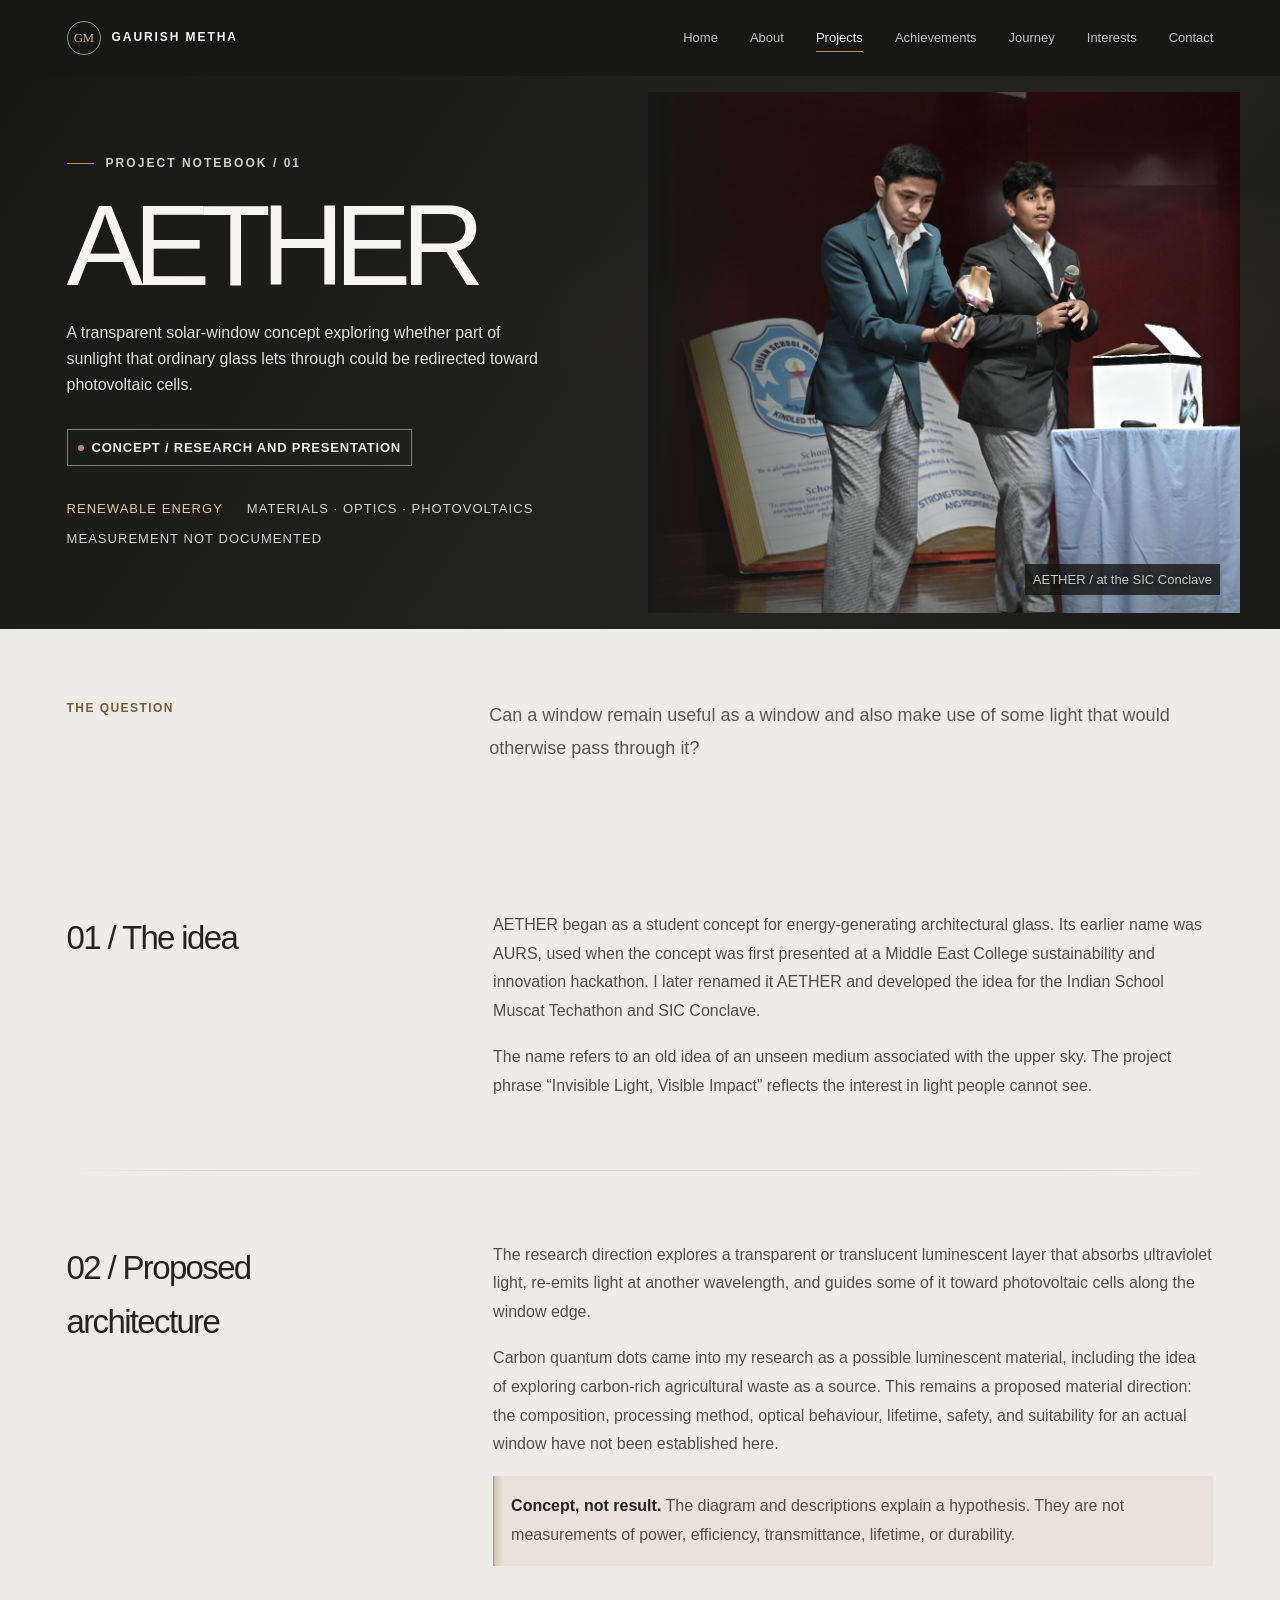
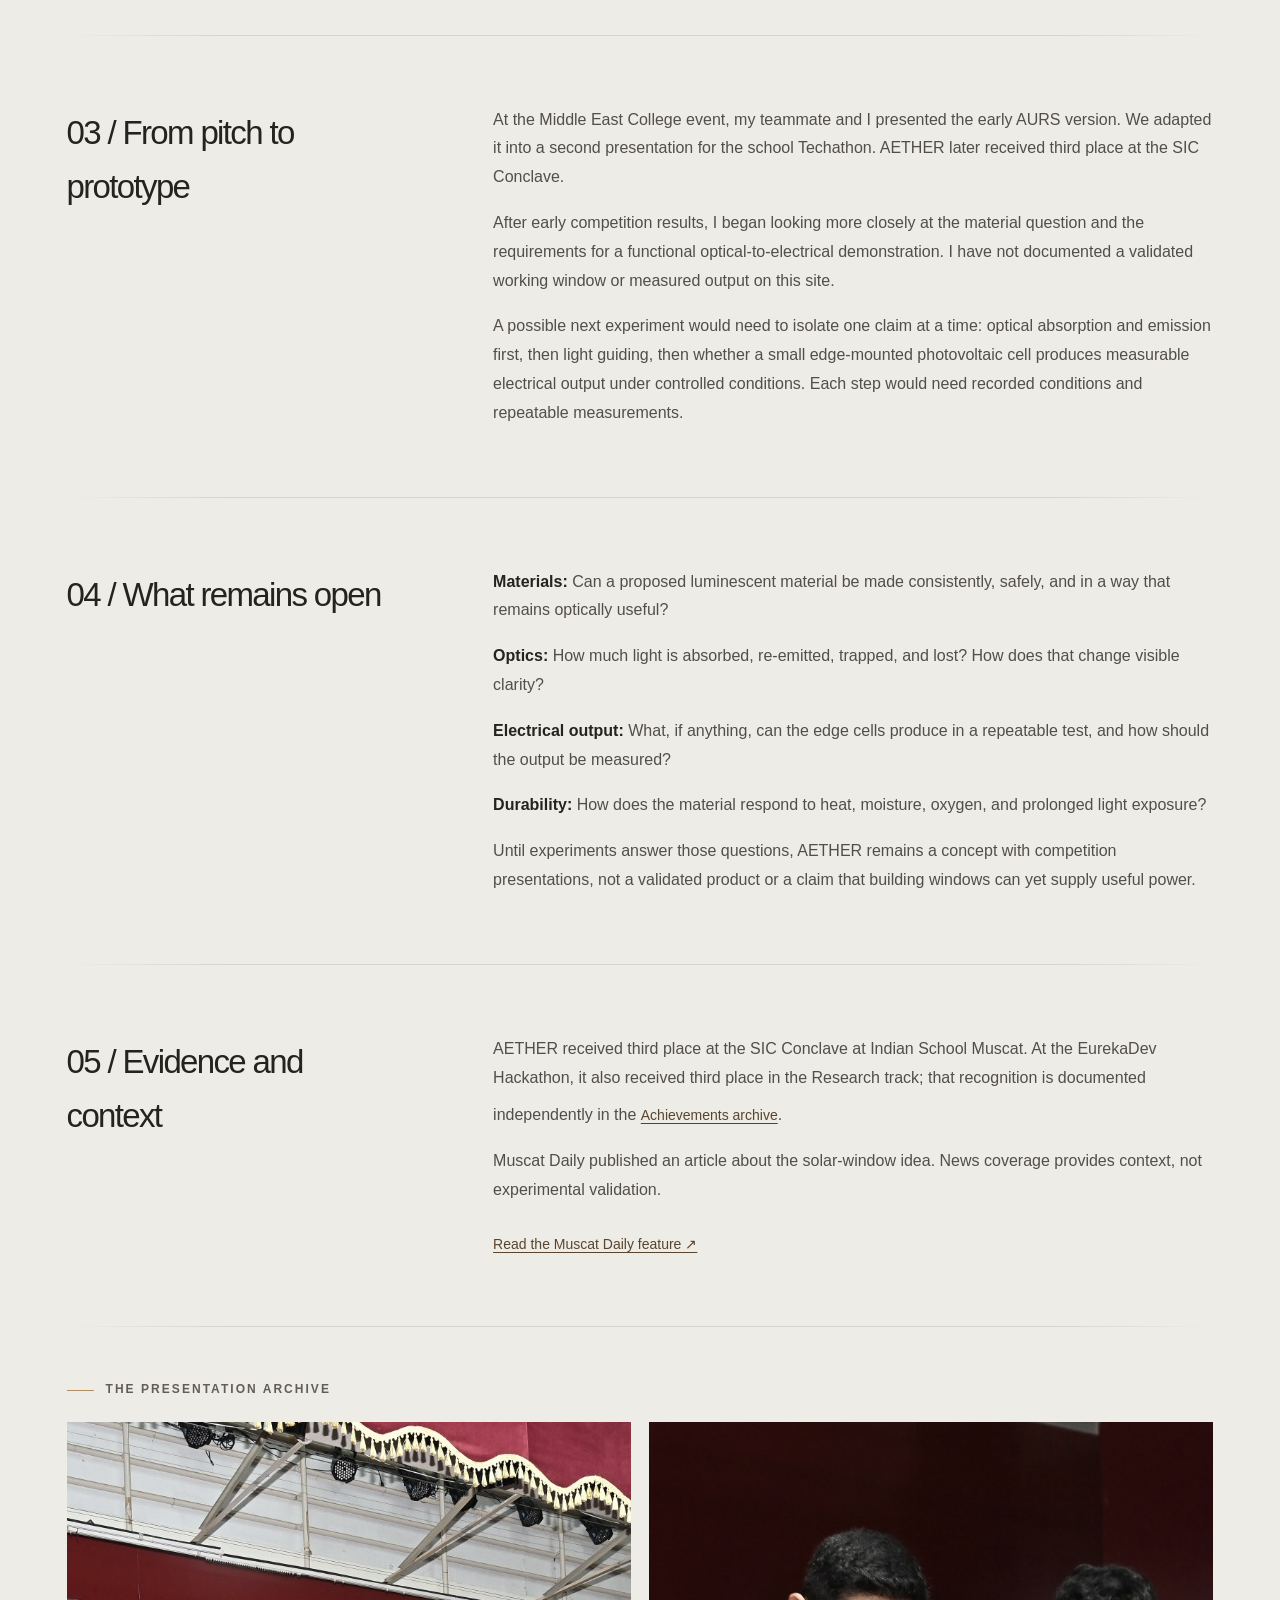
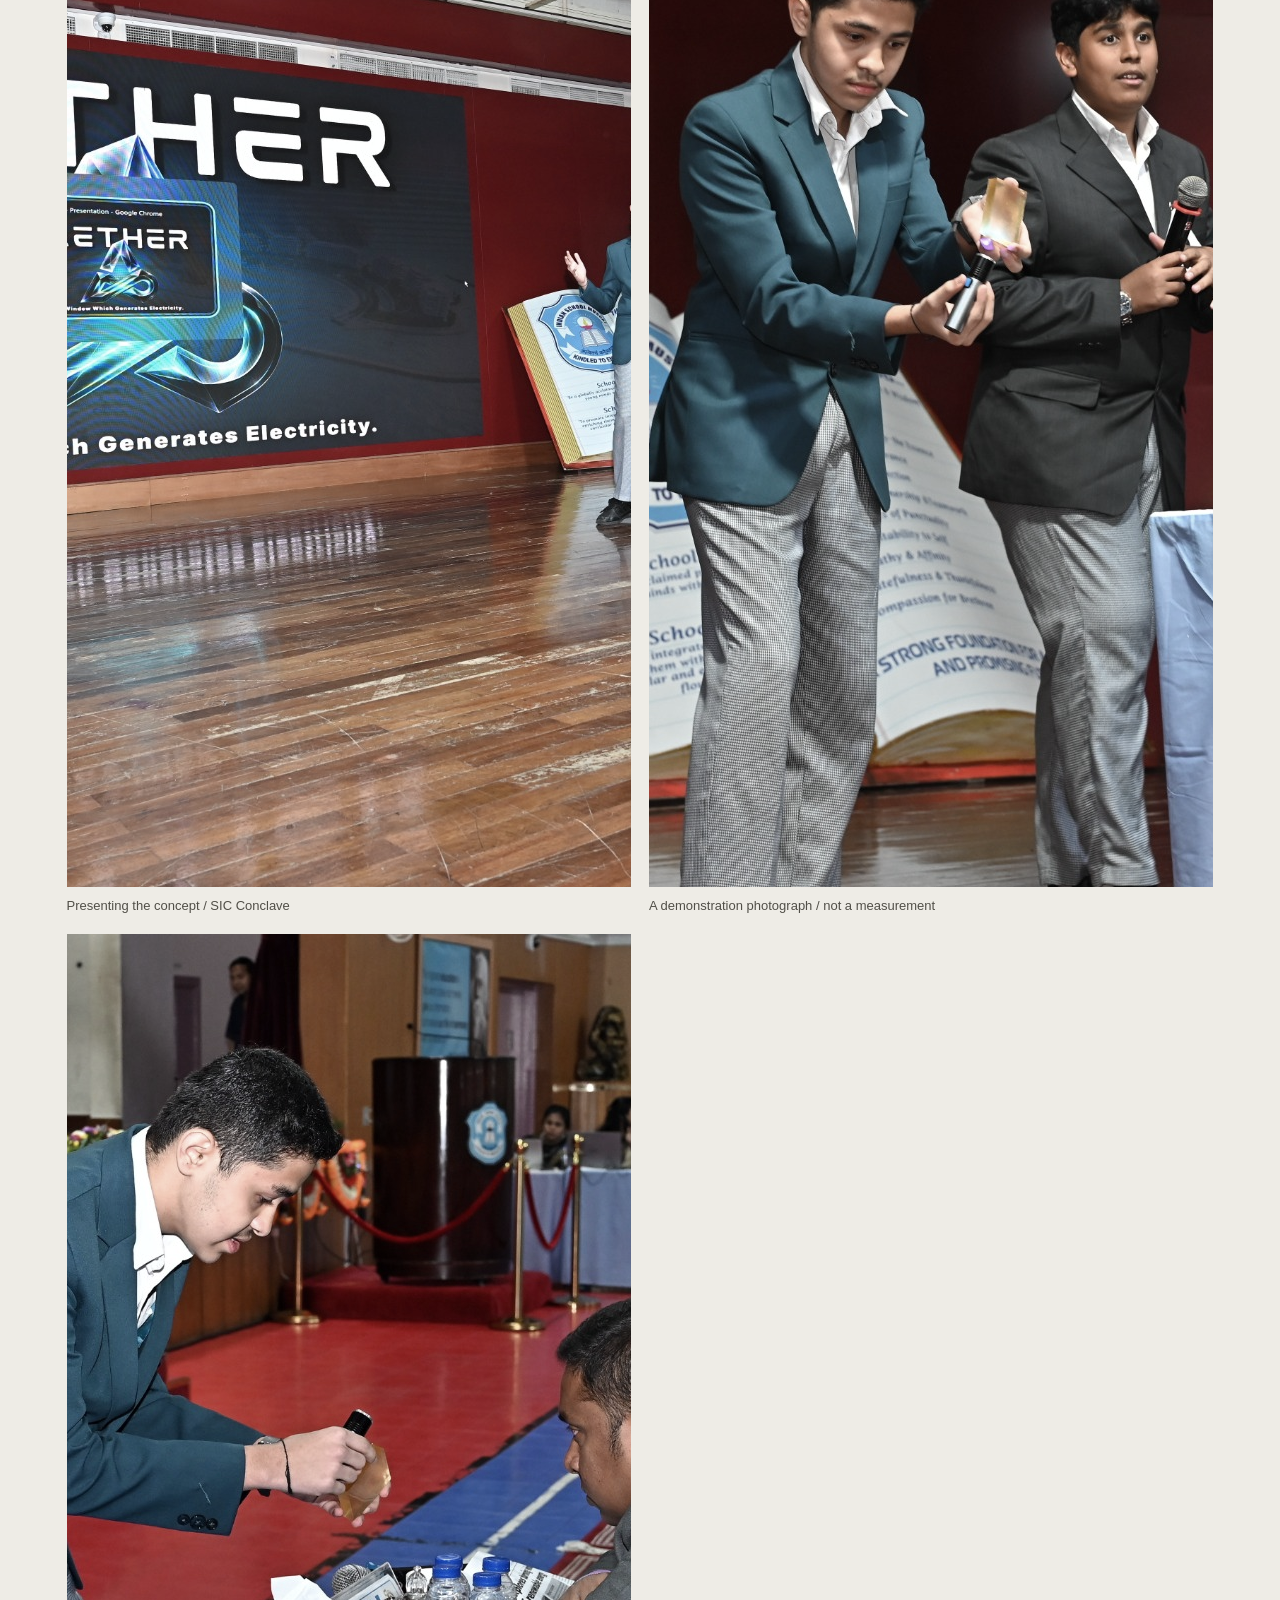
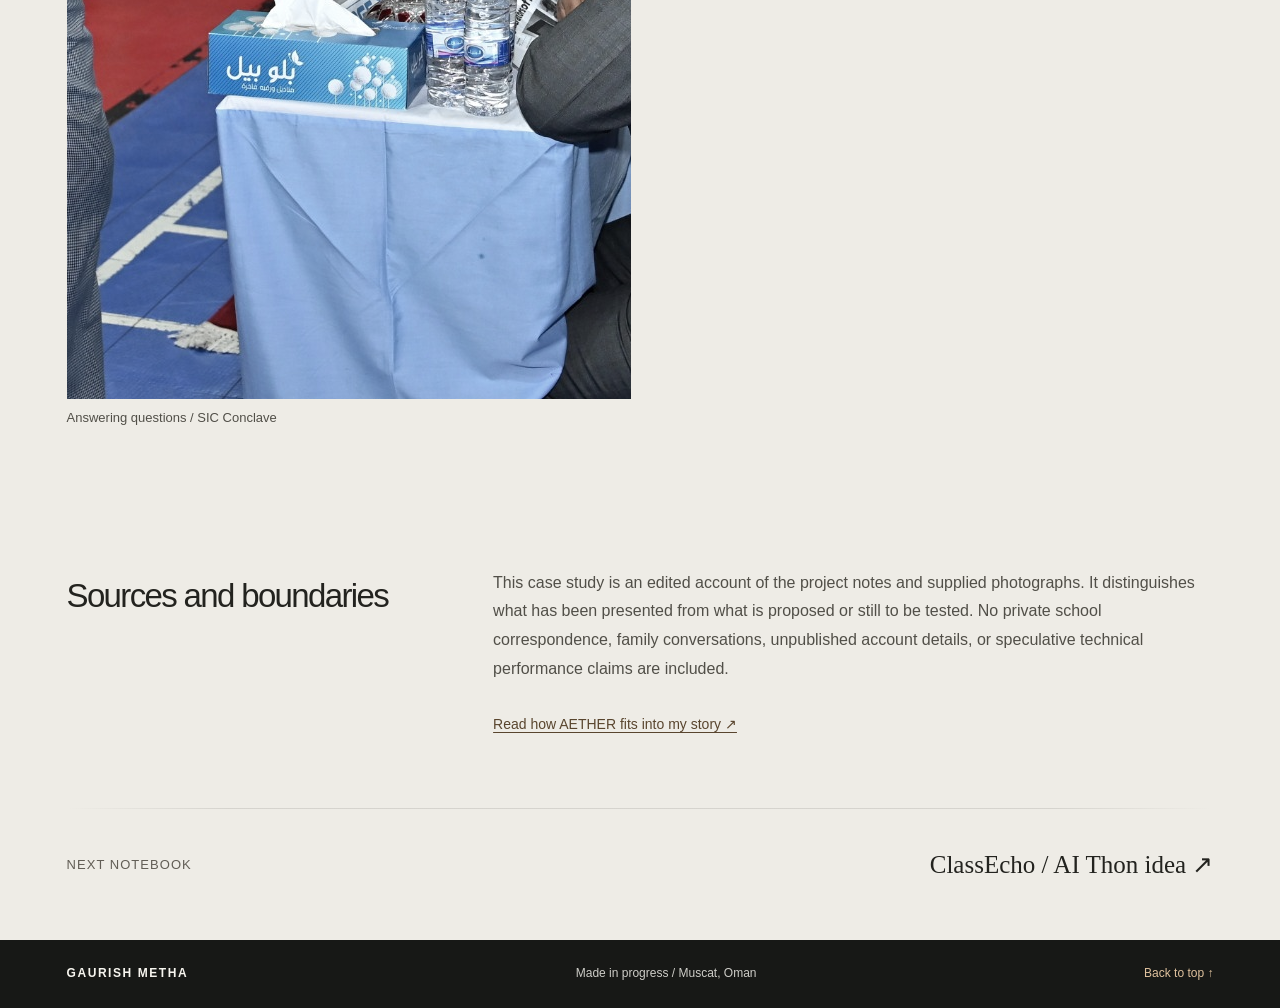
<file: projects/aether/index.html>
<!doctype html>
<html lang="en">
<head>
  <meta charset="utf-8"><meta name="viewport" content="width=device-width, initial-scale=1"><meta name="theme-color" content="#171816">
  <meta name="description" content="AETHER is Gaurish Metha's student concept for a transparent solar window using luminescent materials and photovoltaic cells at the edge.">
  <meta property="og:title" content="AETHER | Gaurish Metha"><meta property="og:description" content="An exploratory solar-window concept, presented at student competitions.">
  <link rel="icon" href="../../favicon.svg" type="image/svg+xml">
  <link rel="shortcut icon" href="../../favicon.svg" type="image/svg+xml">
  <title>AETHER | Project Case Study | Gaurish Metha</title><link rel="stylesheet" href="../../styles.css"><script src="../../site.js" defer></script>
</head>
<body data-page="projects">
  <a class="skip-link" href="#main">Skip to content</a>
  <header class="site-header">
    <a class="wordmark" href="../../index.html" aria-label="Gaurish Metha home"><span class="wordmark-monogram">GM</span><span>GAURISH METHA</span></a>
    <button class="menu-toggle" type="button" aria-expanded="false" aria-controls="primary-nav"><span>Menu</span><i aria-hidden="true"></i></button>
    <nav class="primary-nav" id="primary-nav" aria-label="Main navigation"><a href="../../index.html">Home</a><a href="../../story/index.html">About</a><a href="../index.html" aria-current="page">Projects</a><a href="../../achievements/index.html">Achievements</a><a href="../../journey/index.html">Journey</a><a href="../../explorations/index.html">Interests</a><a href="../../contact/index.html">Contact</a></nav>
  </header>
  <main id="main">
    <section class="case-hero">
      <div class="case-hero-copy"><p class="eyebrow"><span class="eyebrow-line"></span> PROJECT NOTEBOOK / 01</p><h1>AETHER</h1><p>A transparent solar-window concept exploring whether part of sunlight that ordinary glass lets through could be redirected toward photovoltaic cells.</p><span class="case-status">Concept / research and presentation</span><div class="case-meta"><span>Renewable energy</span><span>Materials · optics · photovoltaics</span><span>Measurement not documented</span></div></div>
      <figure class="case-hero-image"><img src="../../PICS/Me%20Demonstratin%20During%20SIC%20Conclave.jpeg" alt="Gaurish and a teammate presenting their AETHER concept at the SIC Conclave" width="1600" height="1065" fetchpriority="high"><figcaption>AETHER / at the SIC Conclave</figcaption></figure>
    </section>
    <section class="section-wrap">
      <div class="page-lead-block"><span class="page-lead-label">THE QUESTION</span><p class="page-lead">Can a window remain useful as a window and also make use of some light that would otherwise pass through it?</p></div>
      <article class="case-details"><h2>01 / The idea</h2><div><p>AETHER began as a student concept for energy-generating architectural glass. Its earlier name was AURS, used when the concept was first presented at a Middle East College sustainability and innovation hackathon. I later renamed it AETHER and developed the idea for the Indian School Muscat Techathon and SIC Conclave.</p><p>The name refers to an old idea of an unseen medium associated with the upper sky. The project phrase “Invisible Light, Visible Impact” reflects the interest in light people cannot see.</p></div></article>
      <article class="case-details"><h2>02 / Proposed architecture</h2><div><p>The research direction explores a transparent or translucent luminescent layer that absorbs ultraviolet light, re-emits light at another wavelength, and guides some of it toward photovoltaic cells along the window edge.</p><p>Carbon quantum dots came into my research as a possible luminescent material, including the idea of exploring carbon-rich agricultural waste as a source. This remains a proposed material direction: the composition, processing method, optical behaviour, lifetime, safety, and suitability for an actual window have not been established here.</p><p class="review-note"><strong>Concept, not result.</strong> The diagram and descriptions explain a hypothesis. They are not measurements of power, efficiency, transmittance, lifetime, or durability.</p></div></article>
      <article class="case-details"><h2>03 / From pitch to prototype</h2><div><p>At the Middle East College event, my teammate and I presented the early AURS version. We adapted it into a second presentation for the school Techathon. AETHER later received third place at the SIC Conclave.</p><p>After early competition results, I began looking more closely at the material question and the requirements for a functional optical-to-electrical demonstration. I have not documented a validated working window or measured output on this site.</p><p>A possible next experiment would need to isolate one claim at a time: optical absorption and emission first, then light guiding, then whether a small edge-mounted photovoltaic cell produces measurable electrical output under controlled conditions. Each step would need recorded conditions and repeatable measurements.</p></div></article>
      <article class="case-details"><h2>04 / What remains open</h2><div><p><strong>Materials:</strong> Can a proposed luminescent material be made consistently, safely, and in a way that remains optically useful?</p><p><strong>Optics:</strong> How much light is absorbed, re-emitted, trapped, and lost? How does that change visible clarity?</p><p><strong>Electrical output:</strong> What, if anything, can the edge cells produce in a repeatable test, and how should the output be measured?</p><p><strong>Durability:</strong> How does the material respond to heat, moisture, oxygen, and prolonged light exposure?</p><p>Until experiments answer those questions, AETHER remains a concept with competition presentations, not a validated product or a claim that building windows can yet supply useful power.</p></div></article>
      <article class="case-details"><h2>05 / Evidence and context</h2><div><p>AETHER received third place at the SIC Conclave at Indian School Muscat. At the EurekaDev Hackathon, it also received third place in the Research track; that recognition is documented independently in the <a class="evidence-link" href="../../achievements/index.html">Achievements archive</a>.</p><p>Muscat Daily published an article about the solar-window idea. News coverage provides context, not experimental validation.</p><a class="evidence-link" href="https://www.muscatdaily.com/2026/09/26/muscat-student-explores-turning-windows-into-renewable-energy-generators/" target="_blank" rel="noopener">Read the Muscat Daily feature ↗</a></div></article>
      <section class="section-wrap" style="padding:55px 0 70px"><div class="eyebrow eyebrow-dark"><span class="eyebrow-line"></span> THE PRESENTATION ARCHIVE</div><div class="case-gallery">
        <figure><button type="button" data-lightbox data-caption="Gaurish speaking on stage beside the AETHER presentation."><img src="../../PICS/Me%20Speaking%20Ond%20Stage%20During%20SIC%20Conclave.jpeg" alt="Gaurish speaking on stage beside the AETHER presentation" width="1600" height="1065" loading="lazy"></button><figcaption>Presenting the concept / SIC Conclave</figcaption></figure>
        <figure><button type="button" data-lightbox data-caption="Gaurish and his teammate demonstrating an AETHER exhibit at the SIC Conclave."><img src="../../PICS/Me%20Demonstratin%20During%20SIC%20Conclave.jpeg" alt="Gaurish and his teammate demonstrating an exhibit at the SIC Conclave" width="1600" height="1065" loading="lazy"></button><figcaption>A demonstration photograph / not a measurement</figcaption></figure>
        <figure><button type="button" data-lightbox data-caption="Gaurish showing an exhibit to a judge during a presentation."><img src="../../PICS/Me%20Giving%20The%20Judges%20Smthing%20During%20Presentation%20At%20SIC%20Conclave.jpeg" alt="Gaurish showing an exhibit to a judge during a presentation" width="1600" height="1065" loading="lazy"></button><figcaption>Answering questions / SIC Conclave</figcaption></figure>
      </div></section>
      <article class="case-details"><h2>Sources and boundaries</h2><div><p>This case study is an edited account of the project notes and supplied photographs. It distinguishes what has been presented from what is proposed or still to be tested. No private school correspondence, family conversations, unpublished account details, or speculative technical performance claims are included.</p><p><a class="evidence-link" href="../../story/index.html#project-ideas">Read how AETHER fits into my story ↗</a></p></div></article>
    </section>
    <nav class="case-next section-wrap" aria-label="Next project"><span>Next notebook</span><a href="../classecho/index.html">ClassEcho / AI Thon idea ↗</a></nav>
  </main>
  <dialog class="lightbox" aria-label="Project photograph preview"><button class="lightbox-close" type="button" aria-label="Close image">×</button><img alt=""><p class="lightbox-caption"></p></dialog>
  <footer class="site-footer"><a class="footer-wordmark" href="../../index.html">GAURISH METHA</a><span>Made in progress / Muscat, Oman</span><a href="#main">Back to top ↑</a></footer>
</body>
</html>
</file>
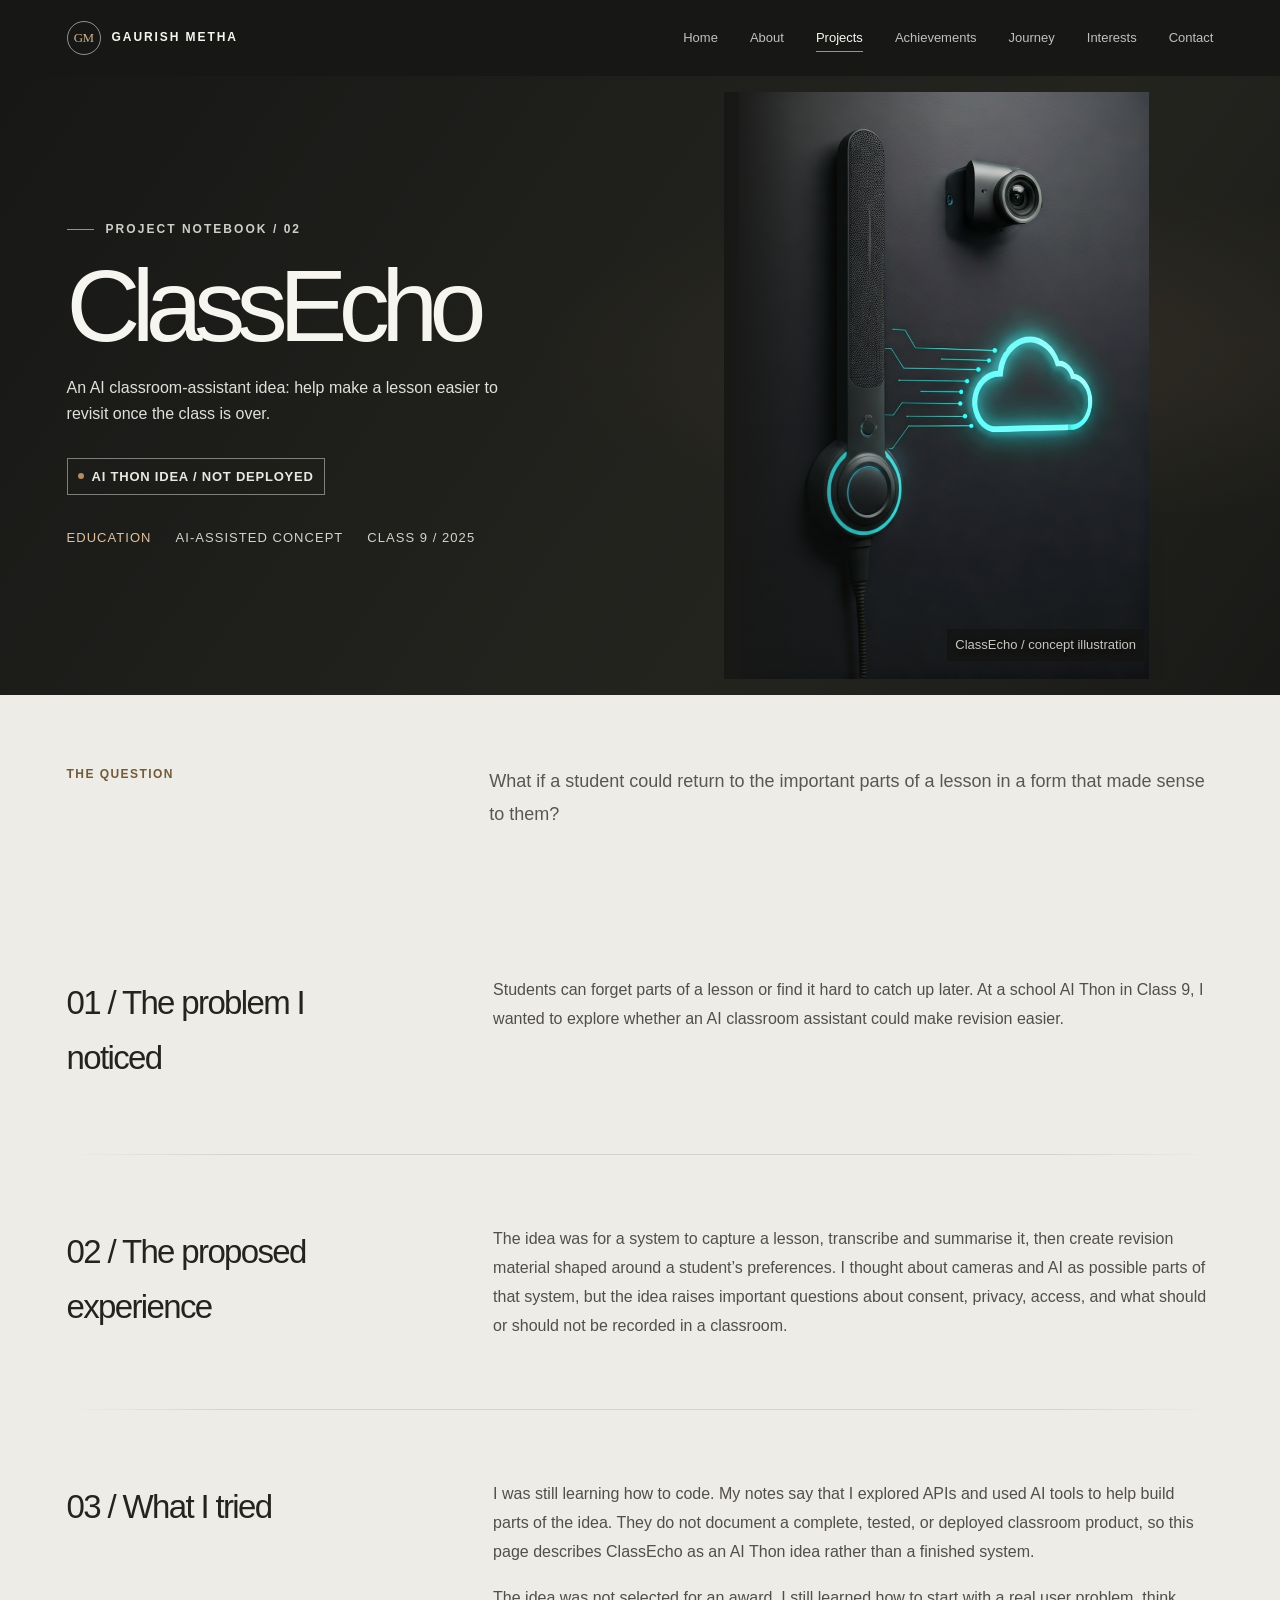
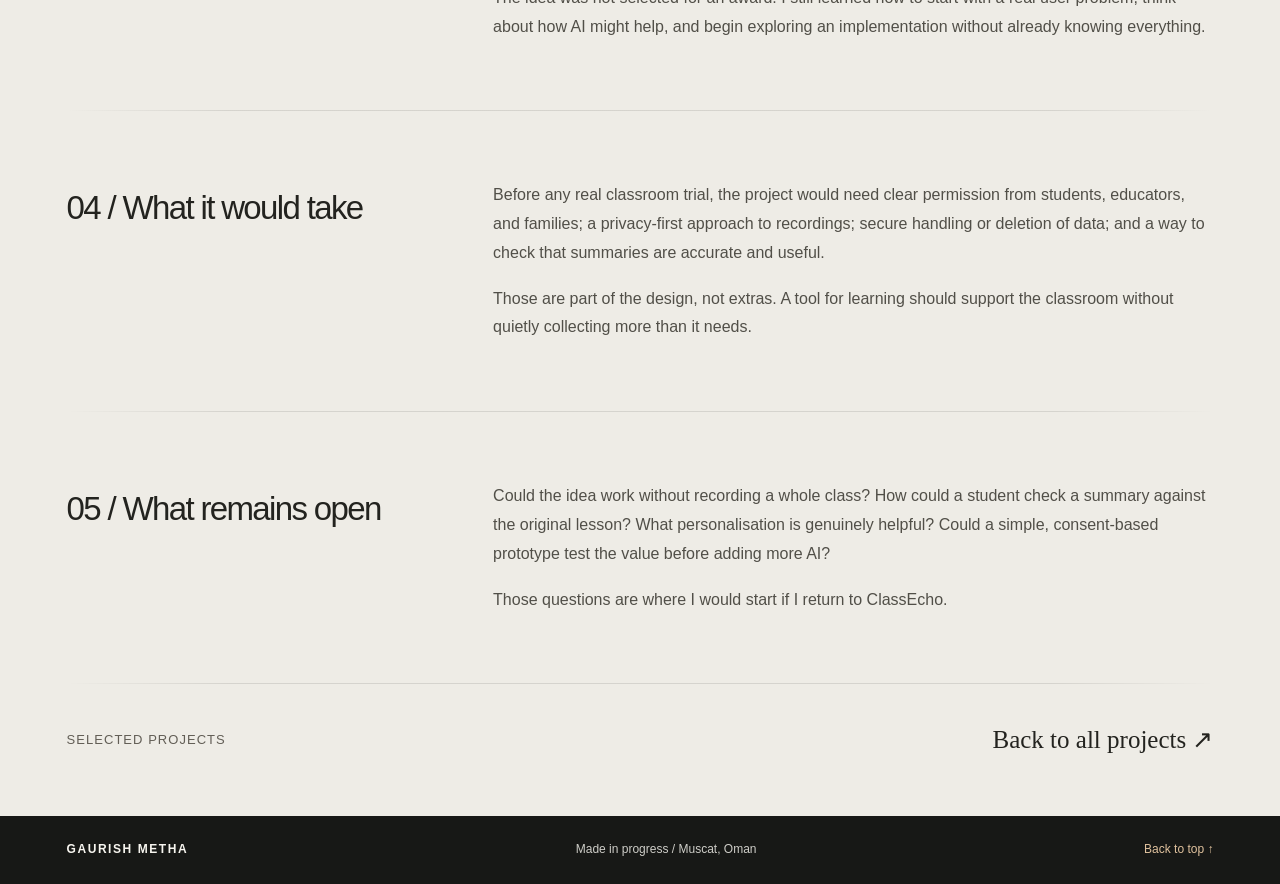
<file: projects/classecho/index.html>
<!doctype html>
<html lang="en">
<head>
  <meta charset="utf-8"><meta name="viewport" content="width=device-width, initial-scale=1"><meta name="theme-color" content="#171816">
  <meta name="description" content="ClassEcho was Gaurish Metha's AI Thon idea for capturing lessons and making revision material easier to revisit.">
  <meta property="og:title" content="ClassEcho | Gaurish Metha"><meta property="og:description" content="An AI Thon idea about learning after class.">
  <link rel="icon" href="../../favicon.svg" type="image/svg+xml">
  <link rel="shortcut icon" href="../../favicon.svg" type="image/svg+xml">
  <title>ClassEcho | Project Case Study | Gaurish Metha</title><link rel="stylesheet" href="../../styles.css"><script src="../../site.js" defer></script>
</head>
<body data-page="projects">
  <a class="skip-link" href="#main">Skip to content</a>
  <header class="site-header">
    <a class="wordmark" href="../../index.html" aria-label="Gaurish Metha home"><span class="wordmark-monogram">GM</span><span>GAURISH METHA</span></a>
    <button class="menu-toggle" type="button" aria-expanded="false" aria-controls="primary-nav"><span>Menu</span><i aria-hidden="true"></i></button>
    <nav class="primary-nav" id="primary-nav" aria-label="Main navigation"><a href="../../index.html">Home</a><a href="../../story/index.html">About</a><a href="../index.html" aria-current="page">Projects</a><a href="../../achievements/index.html">Achievements</a><a href="../../journey/index.html">Journey</a><a href="../../explorations/index.html">Interests</a><a href="../../contact/index.html">Contact</a></nav>
  </header>
  <main id="main">
    <section class="case-hero"><div class="case-hero-copy"><p class="eyebrow"><span class="eyebrow-line"></span> PROJECT NOTEBOOK / 02</p><h1 style="font-size:clamp(58px,8vw,104px)">ClassEcho</h1><p>An AI classroom-assistant idea: help make a lesson easier to revisit once the class is over.</p><span class="case-status">AI Thon idea / not deployed</span><div class="case-meta"><span>Education</span><span>AI-assisted concept</span><span>Class 9 / 2025</span></div></div><figure class="case-hero-image case-hero-image-portrait"><img src="../../PICS/ClassEcho-cover.png" alt="ClassEcho concept illustration: a classroom device with a camera, microphone, and cloud connection" width="768" height="1097" fetchpriority="high"><figcaption>ClassEcho / concept illustration</figcaption></figure></section>
    <section class="section-wrap">
      <div class="page-lead-block"><span class="page-lead-label">THE QUESTION</span><p class="page-lead">What if a student could return to the important parts of a lesson in a form that made sense to them?</p></div>
      <article class="case-details"><h2>01 / The problem I noticed</h2><div><p>Students can forget parts of a lesson or find it hard to catch up later. At a school AI Thon in Class 9, I wanted to explore whether an AI classroom assistant could make revision easier.</p></div></article>
      <article class="case-details"><h2>02 / The proposed experience</h2><div><p>The idea was for a system to capture a lesson, transcribe and summarise it, then create revision material shaped around a student’s preferences. I thought about cameras and AI as possible parts of that system, but the idea raises important questions about consent, privacy, access, and what should or should not be recorded in a classroom.</p></div></article>
      <article class="case-details"><h2>03 / What I tried</h2><div><p>I was still learning how to code. My notes say that I explored APIs and used AI tools to help build parts of the idea. They do not document a complete, tested, or deployed classroom product, so this page describes ClassEcho as an AI Thon idea rather than a finished system.</p><p>The idea was not selected for an award. I still learned how to start with a real user problem, think about how AI might help, and begin exploring an implementation without already knowing everything.</p></div></article>
      <article class="case-details"><h2>04 / What it would take</h2><div><p>Before any real classroom trial, the project would need clear permission from students, educators, and families; a privacy-first approach to recordings; secure handling or deletion of data; and a way to check that summaries are accurate and useful.</p><p>Those are part of the design, not extras. A tool for learning should support the classroom without quietly collecting more than it needs.</p></div></article>
      <article class="case-details"><h2>05 / What remains open</h2><div><p>Could the idea work without recording a whole class? How could a student check a summary against the original lesson? What personalisation is genuinely helpful? Could a simple, consent-based prototype test the value before adding more AI?</p><p>Those questions are where I would start if I return to ClassEcho.</p></div></article>
    </section>
    <nav class="case-next section-wrap" aria-label="Selected projects"><span>Selected projects</span><a href="../index.html">Back to all projects ↗</a></nav>
  </main>
  <footer class="site-footer"><a class="footer-wordmark" href="../../index.html">GAURISH METHA</a><span>Made in progress / Muscat, Oman</span><a href="#main">Back to top ↑</a></footer>
</body>
</html>
</file>
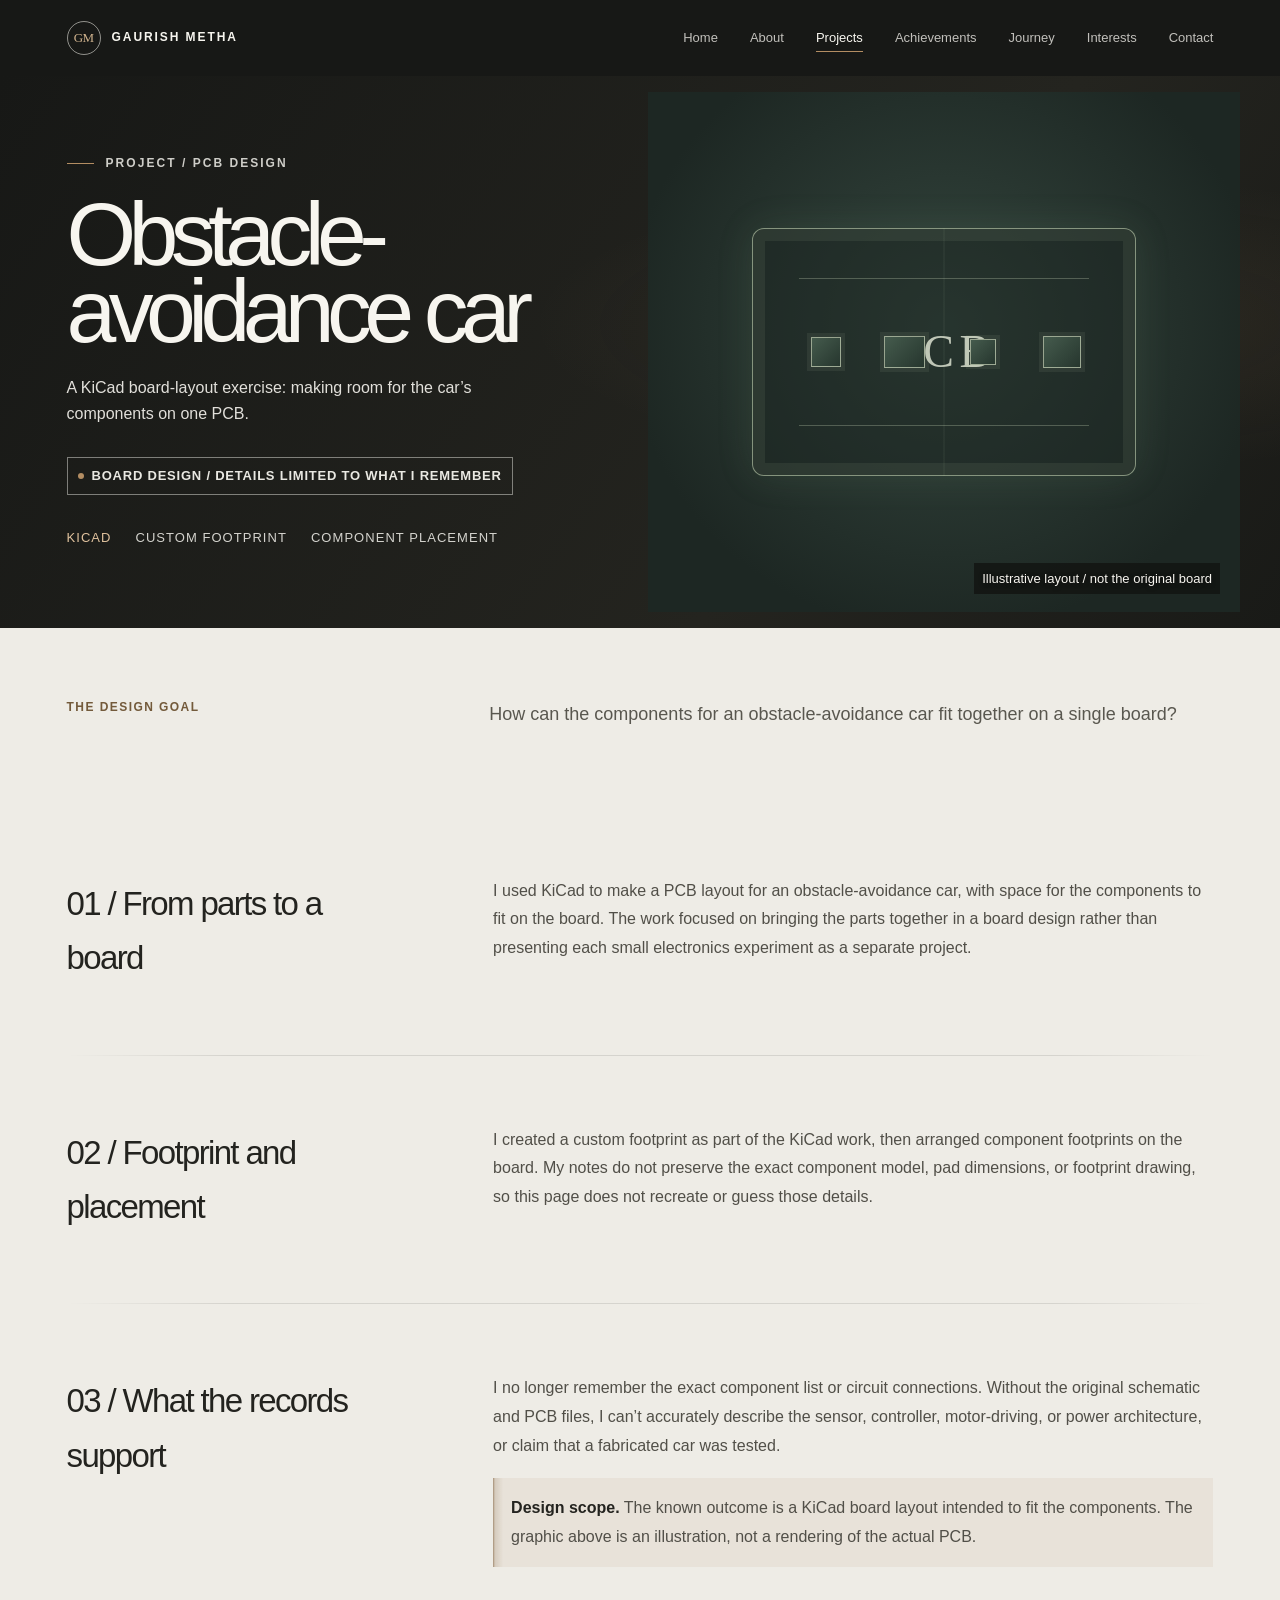
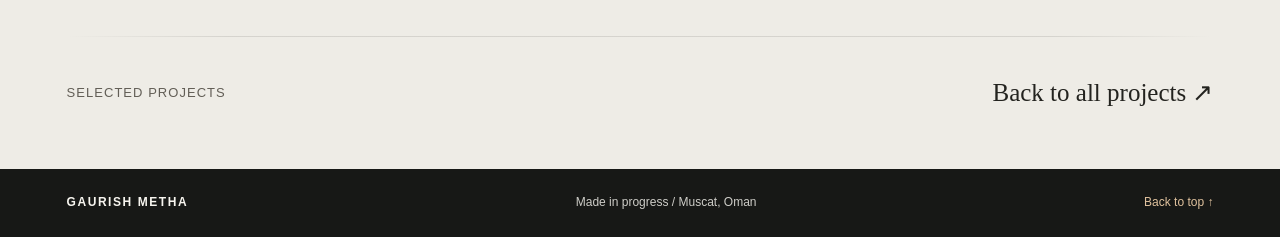
<file: projects/obstacle-car/index.html>
<!doctype html>
<html lang="en">
<head>
  <meta charset="utf-8"><meta name="viewport" content="width=device-width, initial-scale=1"><meta name="theme-color" content="#171816">
  <meta name="description" content="A KiCad PCB layout exercise for an obstacle-avoidance car, focused on fitting the components on one board.">
  <meta property="og:title" content="Obstacle-avoidance car PCB | Gaurish Metha"><meta property="og:description" content="A student board-design exercise in KiCad, with a custom footprint and component placement.">
  <link rel="icon" href="../../favicon.svg" type="image/svg+xml">
  <link rel="shortcut icon" href="../../favicon.svg" type="image/svg+xml">
  <title>Obstacle-avoidance car PCB | Gaurish Metha</title><link rel="stylesheet" href="../../styles.css"><script src="../../site.js" defer></script>
</head>
<body data-page="projects">
  <a class="skip-link" href="#main">Skip to content</a>
  <header class="site-header">
    <a class="wordmark" href="../../index.html" aria-label="Gaurish Metha home"><span class="wordmark-monogram">GM</span><span>GAURISH METHA</span></a>
    <button class="menu-toggle" type="button" aria-expanded="false" aria-controls="primary-nav"><span>Menu</span><i aria-hidden="true"></i></button>
    <nav class="primary-nav" id="primary-nav" aria-label="Main navigation"><a href="../../index.html">Home</a><a href="../../story/index.html">About</a><a href="../index.html" aria-current="page">Projects</a><a href="../../achievements/index.html">Achievements</a><a href="../../journey/index.html">Journey</a><a href="../../explorations/index.html">Interests</a><a href="../../contact/index.html">Contact</a></nav>
  </header>
  <main id="main">
    <section class="case-hero">
      <div class="case-hero-copy"><p class="eyebrow"><span class="eyebrow-line"></span> PROJECT / PCB DESIGN</p><h1 style="font-size:clamp(54px,7vw,96px)">Obstacle-<br>avoidance car</h1><p>A KiCad board-layout exercise: making room for the car’s components on one PCB.</p><span class="case-status">Board design / details limited to what I remember</span><div class="case-meta"><span>KiCad</span><span>Custom footprint</span><span>Component placement</span></div></div>
      <figure class="case-hero-image pcb-hero-art"><div class="pcb-layout-graphic" aria-hidden="true"><i></i><i></i><i></i><i></i><span>PCB</span></div><figcaption>Illustrative layout / not the original board</figcaption></figure>
    </section>
    <section class="section-wrap">
      <div class="page-lead-block"><span class="page-lead-label">THE DESIGN GOAL</span><p class="page-lead">How can the components for an obstacle-avoidance car fit together on a single board?</p></div>
      <article class="case-details"><h2>01 / From parts to a board</h2><div><p>I used KiCad to make a PCB layout for an obstacle-avoidance car, with space for the components to fit on the board. The work focused on bringing the parts together in a board design rather than presenting each small electronics experiment as a separate project.</p></div></article>
      <article class="case-details"><h2>02 / Footprint and placement</h2><div><p>I created a custom footprint as part of the KiCad work, then arranged component footprints on the board. My notes do not preserve the exact component model, pad dimensions, or footprint drawing, so this page does not recreate or guess those details.</p></div></article>
      <article class="case-details"><h2>03 / What the records support</h2><div><p>I no longer remember the exact component list or circuit connections. Without the original schematic and PCB files, I can’t accurately describe the sensor, controller, motor-driving, or power architecture, or claim that a fabricated car was tested.</p><p class="review-note"><strong>Design scope.</strong> The known outcome is a KiCad board layout intended to fit the components. The graphic above is an illustration, not a rendering of the actual PCB.</p></div></article>
    </section>
    <nav class="case-next section-wrap" aria-label="Selected projects"><span>Selected projects</span><a href="../index.html">Back to all projects ↗</a></nav>
  </main>
  <footer class="site-footer"><a class="footer-wordmark" href="../../index.html">GAURISH METHA</a><span>Made in progress / Muscat, Oman</span><a href="#main">Back to top ↑</a></footer>
</body>
</html>
</file>
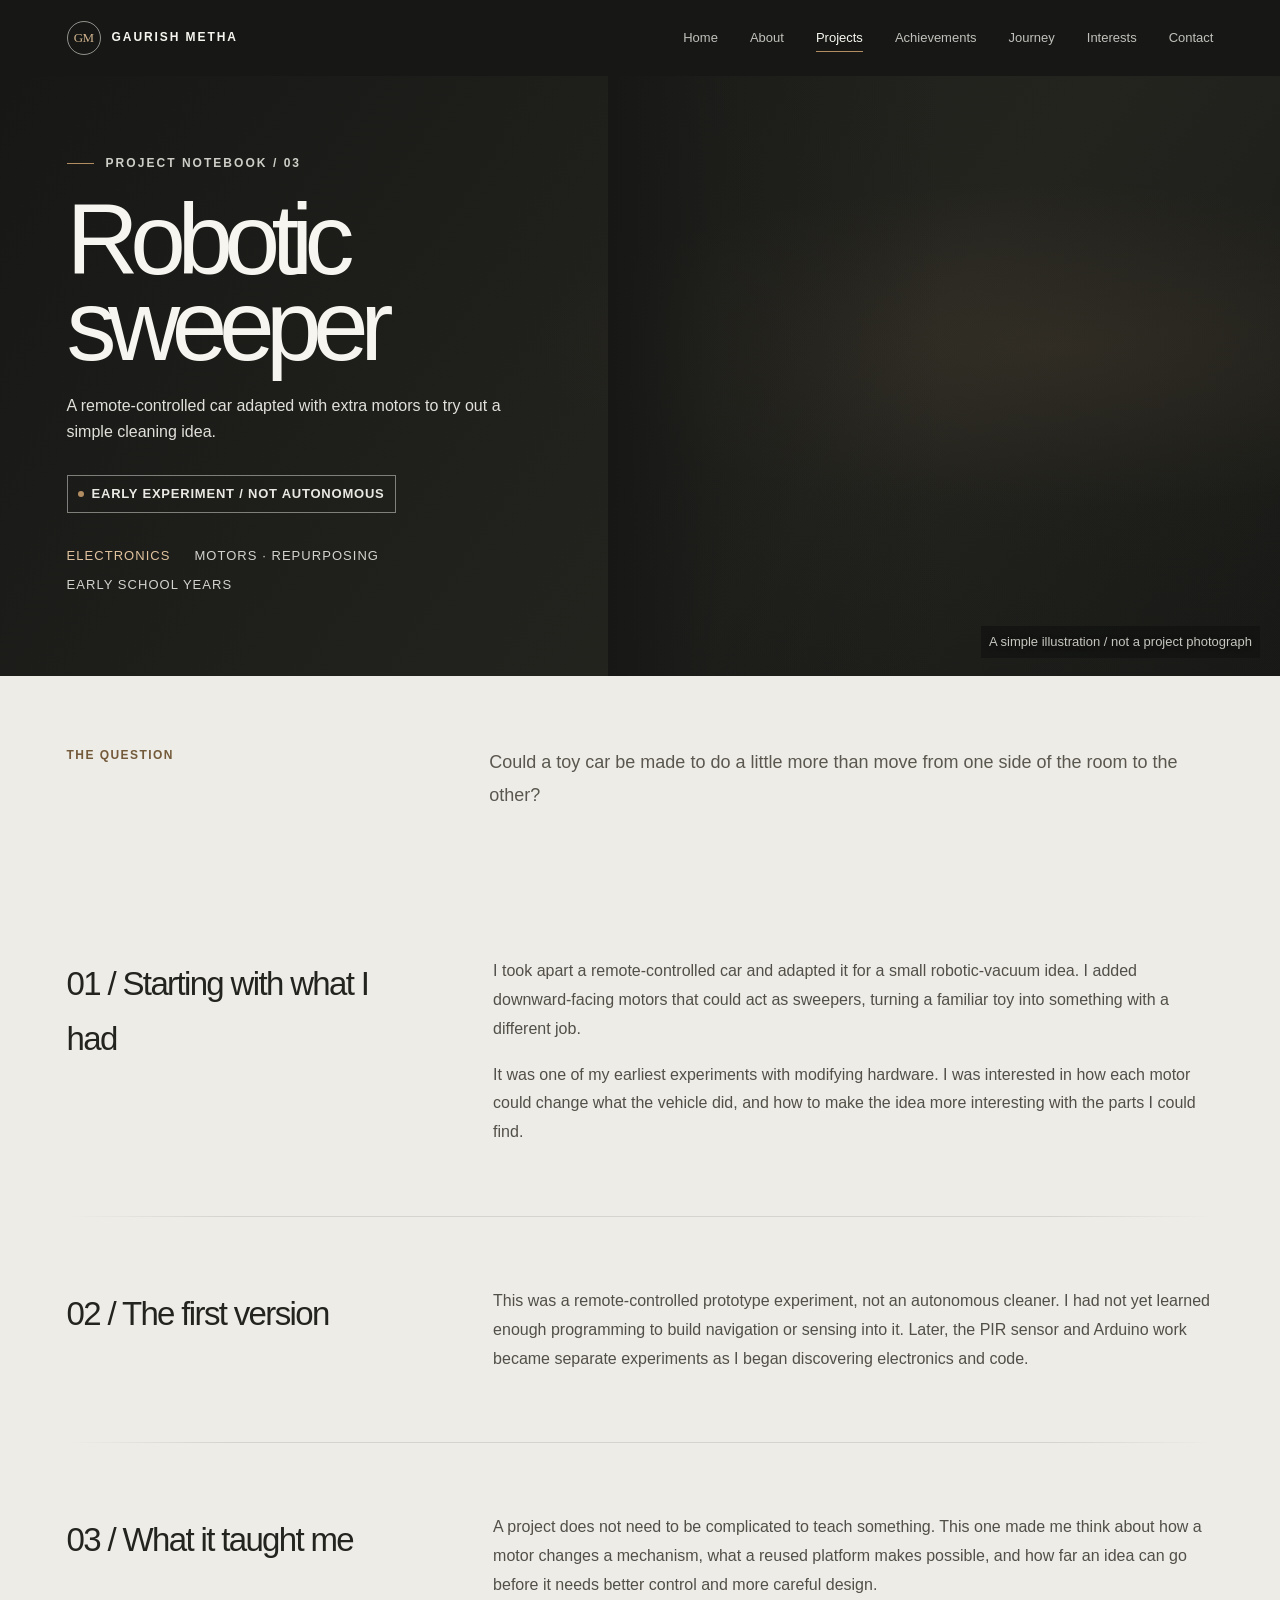
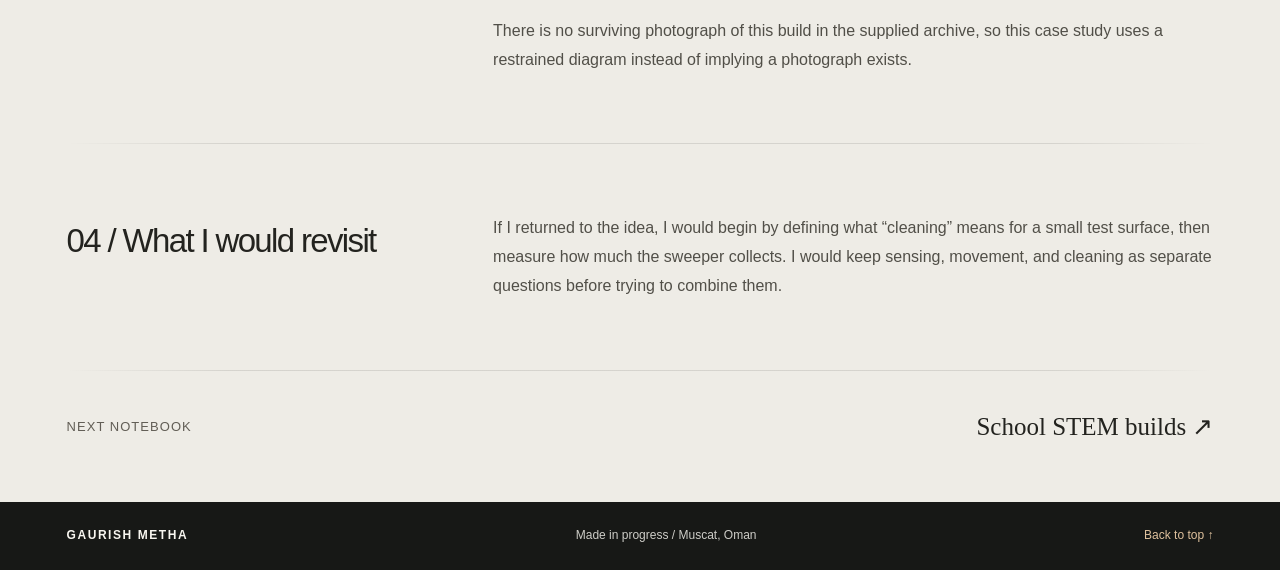
<file: projects/robot-sweeper/index.html>
<!doctype html>
<html lang="en">
<head>
  <meta charset="utf-8"><meta name="viewport" content="width=device-width, initial-scale=1"><meta name="theme-color" content="#171816">
  <meta name="description" content="An early hands-on experiment: adapting a remote-controlled car with motors to act as sweepers.">
  <meta property="og:title" content="Robotic Sweeper — Gaurish Metha"><meta property="og:description" content="An early experiment in repurposing a remote-controlled car.">
  <title>Robotic Sweeper — Project Case Study — Gaurish Metha</title><link rel="stylesheet" href="../../styles.css"><script src="../../site.js" defer></script>
</head>
<body data-page="projects">
  <a class="skip-link" href="#main">Skip to content</a>
  <header class="site-header">
    <a class="wordmark" href="../../index.html" aria-label="Gaurish Metha home"><span class="wordmark-monogram">GM</span><span>GAURISH METHA</span></a>
    <button class="menu-toggle" type="button" aria-expanded="false" aria-controls="primary-nav"><span>Menu</span><i aria-hidden="true"></i></button>
    <nav class="primary-nav" id="primary-nav" aria-label="Main navigation"><a href="../../index.html">Home</a><a href="../../story/index.html">About</a><a href="../index.html" aria-current="page">Projects</a><a href="../../achievements/index.html">Achievements</a><a href="../../journey/index.html">Journey</a><a href="../../explorations/index.html">Interests</a><a href="../../contact/index.html">Contact</a></nav>
  </header>
  <main id="main">
    <section class="case-hero"><div class="case-hero-copy"><p class="eyebrow"><span class="eyebrow-line"></span> PROJECT NOTEBOOK / 03</p><h1 style="font-size:clamp(56px,8vw,100px)">Robotic<br>sweeper</h1><p>A remote-controlled car adapted with extra motors to try out a simple cleaning idea.</p><span class="case-status">Early experiment / not autonomous</span><div class="case-meta"><span>Electronics</span><span>Motors · repurposing</span><span>Early school years</span></div></div><div class="case-hero-image project-art project-art-build"><span class="build-diagram" aria-hidden="true" style="width:35%;height:18%"><i></i><i></i><i></i></span><figcaption>A simple illustration / not a project photograph</figcaption></div></section>
    <section class="section-wrap">
      <div class="page-lead-block"><span class="page-lead-label">THE QUESTION</span><p class="page-lead">Could a toy car be made to do a little more than move from one side of the room to the other?</p></div>
      <article class="case-details"><h2>01 / Starting with what I had</h2><div><p>I took apart a remote-controlled car and adapted it for a small robotic-vacuum idea. I added downward-facing motors that could act as sweepers, turning a familiar toy into something with a different job.</p><p>It was one of my earliest experiments with modifying hardware. I was interested in how each motor could change what the vehicle did, and how to make the idea more interesting with the parts I could find.</p></div></article>
      <article class="case-details"><h2>02 / The first version</h2><div><p>This was a remote-controlled prototype experiment, not an autonomous cleaner. I had not yet learned enough programming to build navigation or sensing into it. Later, the PIR sensor and Arduino work became separate experiments as I began discovering electronics and code.</p></div></article>
      <article class="case-details"><h2>03 / What it taught me</h2><div><p>A project does not need to be complicated to teach something. This one made me think about how a motor changes a mechanism, what a reused platform makes possible, and how far an idea can go before it needs better control and more careful design.</p><p>There is no surviving photograph of this build in the supplied archive, so this case study uses a restrained diagram instead of implying a photograph exists.</p></div></article>
      <article class="case-details"><h2>04 / What I would revisit</h2><div><p>If I returned to the idea, I would begin by defining what “cleaning” means for a small test surface, then measure how much the sweeper collects. I would keep sensing, movement, and cleaning as separate questions before trying to combine them.</p></div></article>
    </section>
    <nav class="case-next section-wrap" aria-label="Next project"><span>Next notebook</span><a href="../school-stem/index.html">School STEM builds ↗</a></nav>
  </main>
  <footer class="site-footer"><a class="footer-wordmark" href="../../index.html">GAURISH METHA</a><span>Made in progress / Muscat, Oman</span><a href="#main">Back to top ↑</a></footer>
</body>
</html>
</file>
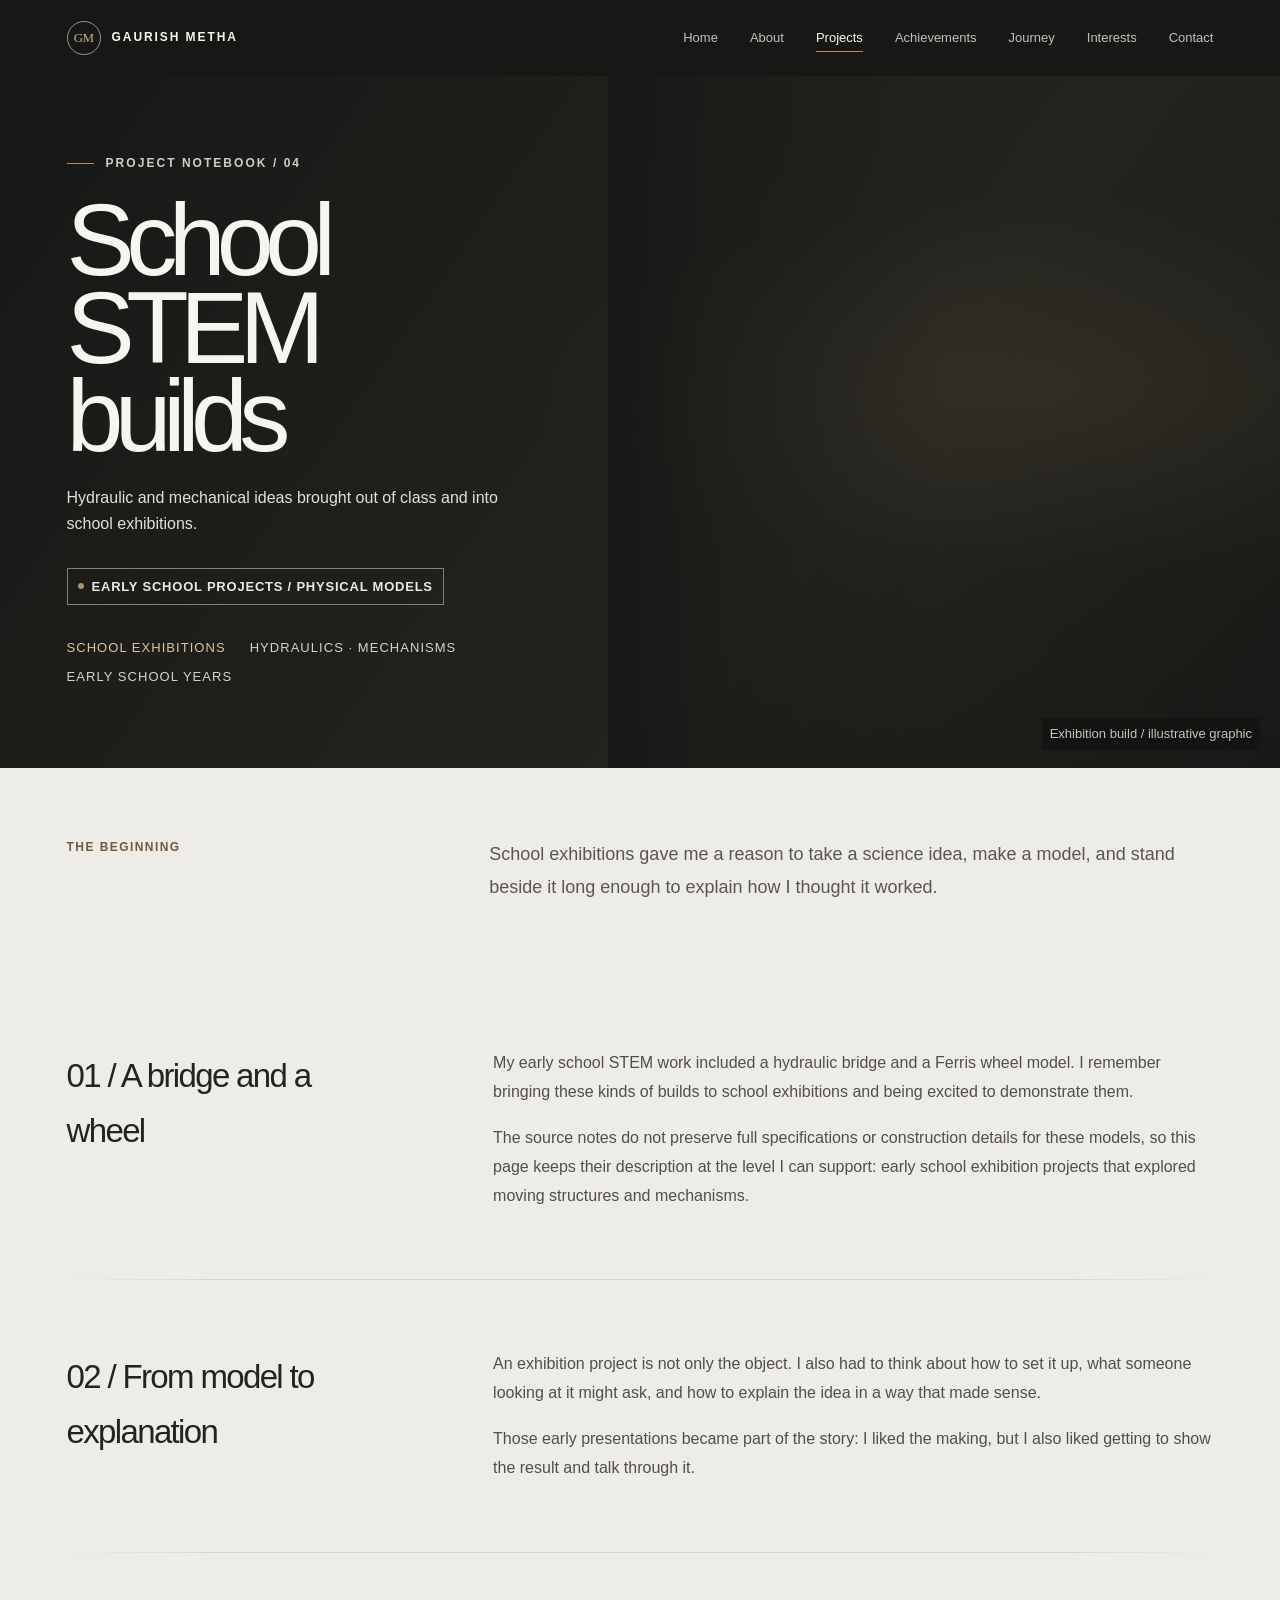
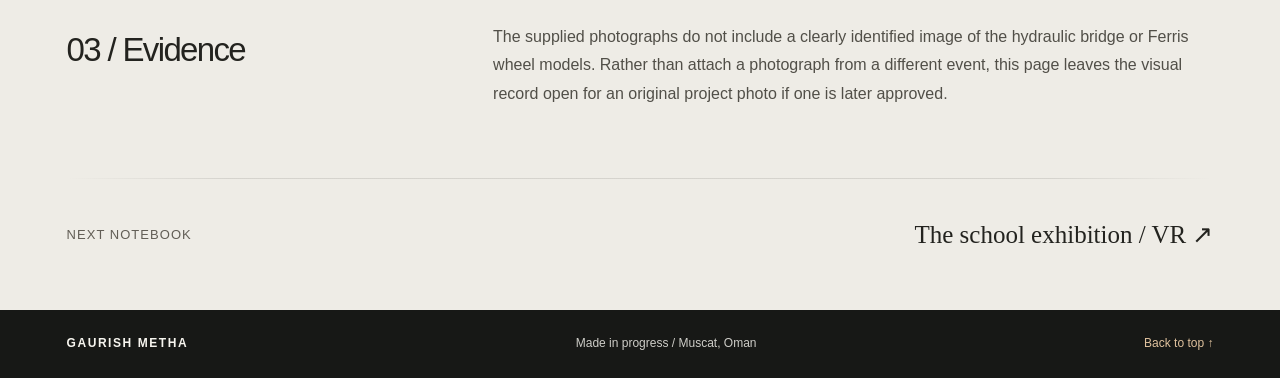
<file: projects/school-stem/index.html>
<!doctype html>
<html lang="en">
<head>
  <meta charset="utf-8"><meta name="viewport" content="width=device-width, initial-scale=1"><meta name="theme-color" content="#171816">
  <meta name="description" content="Early school exhibition builds by Gaurish Metha, including hydraulic and mechanical STEM projects.">
  <meta property="og:title" content="School STEM Builds — Gaurish Metha"><meta property="og:description" content="Hydraulic bridge and Ferris wheel ideas made for school exhibitions.">
  <title>School STEM Builds — Project Case Study — Gaurish Metha</title><link rel="stylesheet" href="../../styles.css"><script src="../../site.js" defer></script>
</head>
<body data-page="projects">
  <a class="skip-link" href="#main">Skip to content</a>
  <header class="site-header">
    <a class="wordmark" href="../../index.html" aria-label="Gaurish Metha home"><span class="wordmark-monogram">GM</span><span>GAURISH METHA</span></a>
    <button class="menu-toggle" type="button" aria-expanded="false" aria-controls="primary-nav"><span>Menu</span><i aria-hidden="true"></i></button>
    <nav class="primary-nav" id="primary-nav" aria-label="Main navigation"><a href="../../index.html">Home</a><a href="../../story/index.html">About</a><a href="../index.html" aria-current="page">Projects</a><a href="../../achievements/index.html">Achievements</a><a href="../../journey/index.html">Journey</a><a href="../../explorations/index.html">Interests</a><a href="../../contact/index.html">Contact</a></nav>
  </header>
  <main id="main">
    <section class="case-hero"><div class="case-hero-copy"><p class="eyebrow"><span class="eyebrow-line"></span> PROJECT NOTEBOOK / 04</p><h1 style="font-size:clamp(57px,8vw,104px)">School<br>STEM builds</h1><p>Hydraulic and mechanical ideas brought out of class and into school exhibitions.</p><span class="case-status">Early school projects / physical models</span><div class="case-meta"><span>School exhibitions</span><span>Hydraulics · mechanisms</span><span>Early school years</span></div></div><div class="case-hero-image project-art project-art-build"><span class="build-diagram" aria-hidden="true"><i></i><i></i><i></i></span><figcaption>Exhibition build / illustrative graphic</figcaption></div></section>
    <section class="section-wrap">
      <div class="page-lead-block"><span class="page-lead-label">THE BEGINNING</span><p class="page-lead">School exhibitions gave me a reason to take a science idea, make a model, and stand beside it long enough to explain how I thought it worked.</p></div>
      <article class="case-details"><h2>01 / A bridge and a wheel</h2><div><p>My early school STEM work included a hydraulic bridge and a Ferris wheel model. I remember bringing these kinds of builds to school exhibitions and being excited to demonstrate them.</p><p>The source notes do not preserve full specifications or construction details for these models, so this page keeps their description at the level I can support: early school exhibition projects that explored moving structures and mechanisms.</p></div></article>
      <article class="case-details"><h2>02 / From model to explanation</h2><div><p>An exhibition project is not only the object. I also had to think about how to set it up, what someone looking at it might ask, and how to explain the idea in a way that made sense.</p><p>Those early presentations became part of the story: I liked the making, but I also liked getting to show the result and talk through it.</p></div></article>
      <article class="case-details"><h2>03 / Evidence</h2><div><p>The supplied photographs do not include a clearly identified image of the hydraulic bridge or Ferris wheel models. Rather than attach a photograph from a different event, this page leaves the visual record open for an original project photo if one is later approved.</p></div></article>
    </section>
    <nav class="case-next section-wrap" aria-label="Next project"><span>Next notebook</span><a href="../vr-exhibition/index.html">The school exhibition / VR ↗</a></nav>
  </main>
  <footer class="site-footer"><a class="footer-wordmark" href="../../index.html">GAURISH METHA</a><span>Made in progress / Muscat, Oman</span><a href="#main">Back to top ↑</a></footer>
</body>
</html>
</file>
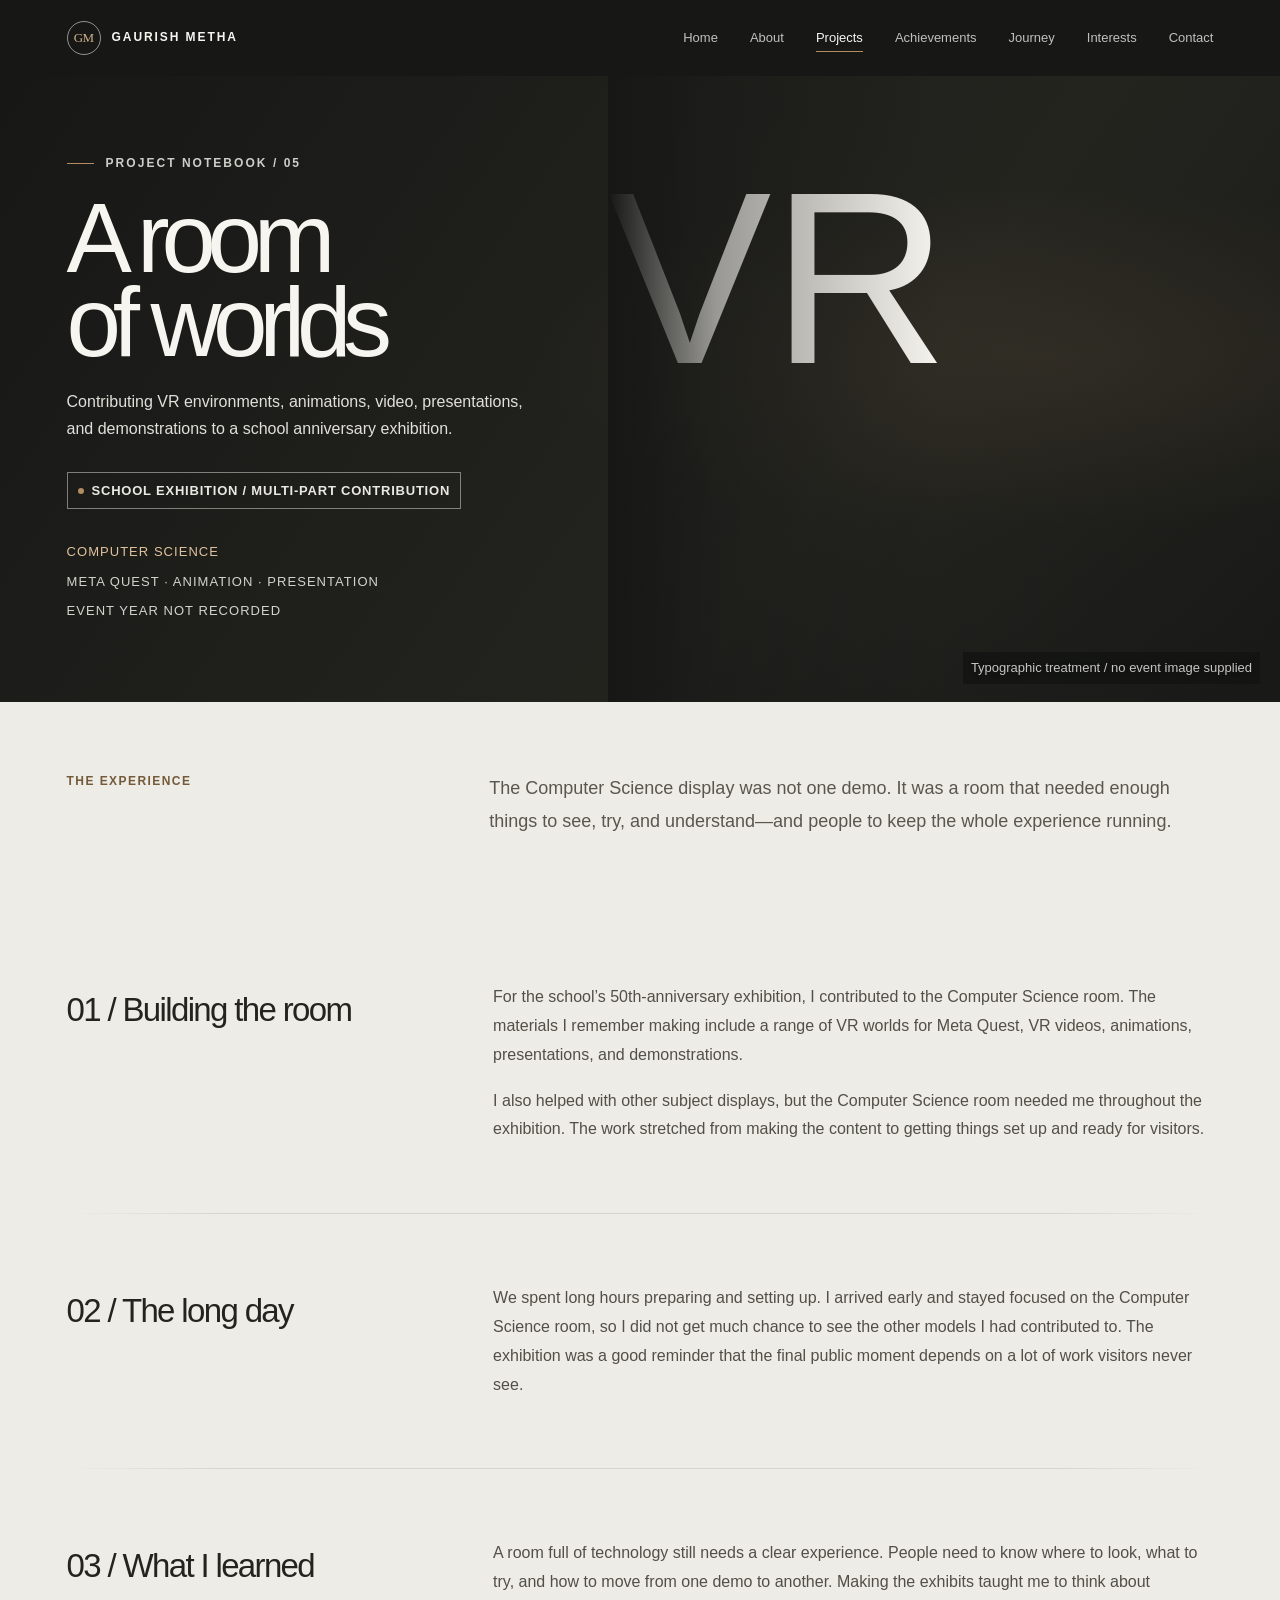
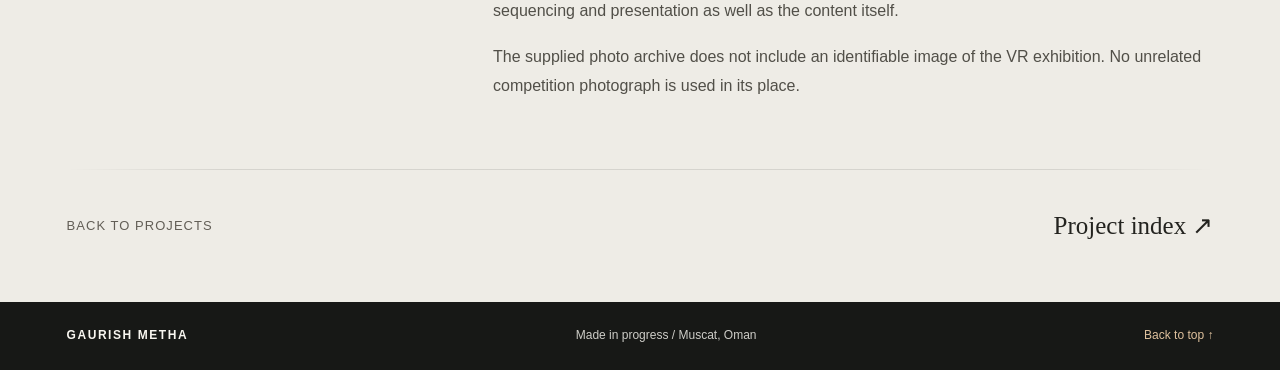
<file: projects/vr-exhibition/index.html>
<!doctype html>
<html lang="en">
<head>
  <meta charset="utf-8"><meta name="viewport" content="width=device-width, initial-scale=1"><meta name="theme-color" content="#171816">
  <meta name="description" content="Gaurish Metha's contributions to the Computer Science room at an Indian School Muscat anniversary exhibition.">
  <meta property="og:title" content="School Exhibition — Gaurish Metha"><meta property="og:description" content="A school exhibition built around VR environments, animation, presentations, and demonstrations.">
  <title>School Exhibition — Project Case Study — Gaurish Metha</title><link rel="stylesheet" href="../../styles.css"><script src="../../site.js" defer></script>
</head>
<body data-page="projects">
  <a class="skip-link" href="#main">Skip to content</a>
  <header class="site-header">
    <a class="wordmark" href="../../index.html" aria-label="Gaurish Metha home"><span class="wordmark-monogram">GM</span><span>GAURISH METHA</span></a>
    <button class="menu-toggle" type="button" aria-expanded="false" aria-controls="primary-nav"><span>Menu</span><i aria-hidden="true"></i></button>
    <nav class="primary-nav" id="primary-nav" aria-label="Main navigation"><a href="../../index.html">Home</a><a href="../../story/index.html">About</a><a href="../index.html" aria-current="page">Projects</a><a href="../../achievements/index.html">Achievements</a><a href="../../journey/index.html">Journey</a><a href="../../explorations/index.html">Interests</a><a href="../../contact/index.html">Contact</a></nav>
  </header>
  <main id="main">
    <section class="case-hero"><div class="case-hero-copy"><p class="eyebrow"><span class="eyebrow-line"></span> PROJECT NOTEBOOK / 05</p><h1 style="font-size:clamp(54px,8vw,98px)">A room<br>of worlds</h1><p>Contributing VR environments, animations, video, presentations, and demonstrations to a school anniversary exhibition.</p><span class="case-status">School exhibition / multi-part contribution</span><div class="case-meta"><span>Computer Science</span><span>Meta Quest · animation · presentation</span><span>Event year not recorded</span></div></div><div class="case-hero-image project-art project-art-echo"><span class="echo-symbol" style="font-size:clamp(125px,20vw,245px)">VR</span><figcaption>Typographic treatment / no event image supplied</figcaption></div></section>
    <section class="section-wrap">
      <div class="page-lead-block"><span class="page-lead-label">THE EXPERIENCE</span><p class="page-lead">The Computer Science display was not one demo. It was a room that needed enough things to see, try, and understand—and people to keep the whole experience running.</p></div>
      <article class="case-details"><h2>01 / Building the room</h2><div><p>For the school’s 50th-anniversary exhibition, I contributed to the Computer Science room. The materials I remember making include a range of VR worlds for Meta Quest, VR videos, animations, presentations, and demonstrations.</p><p>I also helped with other subject displays, but the Computer Science room needed me throughout the exhibition. The work stretched from making the content to getting things set up and ready for visitors.</p></div></article>
      <article class="case-details"><h2>02 / The long day</h2><div><p>We spent long hours preparing and setting up. I arrived early and stayed focused on the Computer Science room, so I did not get much chance to see the other models I had contributed to. The exhibition was a good reminder that the final public moment depends on a lot of work visitors never see.</p></div></article>
      <article class="case-details"><h2>03 / What I learned</h2><div><p>A room full of technology still needs a clear experience. People need to know where to look, what to try, and how to move from one demo to another. Making the exhibits taught me to think about sequencing and presentation as well as the content itself.</p><p>The supplied photo archive does not include an identifiable image of the VR exhibition. No unrelated competition photograph is used in its place.</p></div></article>
    </section>
    <nav class="case-next section-wrap" aria-label="Next project"><span>Back to projects</span><a href="../index.html">Project index ↗</a></nav>
  </main>
  <footer class="site-footer"><a class="footer-wordmark" href="../../index.html">GAURISH METHA</a><span>Made in progress / Muscat, Oman</span><a href="#main">Back to top ↑</a></footer>
</body>
</html>
</file>
<file: styles.css>
:root {
  --coal: #171816;
  --coal-soft: #22231f;
  --ink: #23231f;
  --paper: #eeece6;
  --ivory: #f7f5ef;
  --stone: #a6a39a;
  --muted: #737169;
  --bronze: #b38d62;
  --rule: rgba(35, 35, 31, .12);
  --rule-light: rgba(247, 245, 239, .14);
  --serif: "Iowan Old Style", "Baskerville Old Face", Baskerville, Georgia, serif;
  --sans: "Aptos", "Segoe UI", "Helvetica Neue", Arial, sans-serif;
  --gutter: clamp(24px, 5.2vw, 88px);
  --max-width: 1480px;
  --nav-height: 76px;
  --ease: cubic-bezier(.22, .72, .24, 1);
}

* { box-sizing: border-box; }

html {
  background: var(--paper);
  scroll-behavior: smooth;
  scroll-padding-top: calc(var(--nav-height) + 18px);
}

body {
  margin: 0;
  color: var(--ink);
  background: var(--paper);
  font-family: var(--sans);
  font-size: 16px;
  font-weight: 400;
  line-height: 1.65;
  -webkit-font-smoothing: antialiased;
  text-rendering: optimizeLegibility;
}

body:has(.lightbox[open]) { overflow: hidden; }
img { display: block; max-width: 100%; }
a { color: inherit; text-decoration: none; }
button { font: inherit; }
::selection { color: var(--coal); background: #d7c6ae; }
:focus-visible { outline: 2px solid var(--bronze); outline-offset: 4px; }

.skip-link {
  position: fixed;
  z-index: 40;
  top: 10px;
  left: 10px;
  padding: 10px 14px;
  color: var(--coal);
  background: var(--ivory);
  transform: translateY(-150%);
}
.skip-link:focus { transform: translateY(0); }

.site-header {
  position: sticky;
  z-index: 30;
  top: 0;
  display: flex;
  width: 100%;
  min-height: var(--nav-height);
  align-items: center;
  justify-content: space-between;
  gap: 24px;
  padding: 0 var(--gutter);
  color: var(--ivory);
  background: var(--coal);
}

.wordmark {
  display: inline-flex;
  flex: 0 0 auto;
  align-items: center;
  gap: 11px;
  font-size: 12px;
  font-weight: 650;
  letter-spacing: .16em;
  white-space: nowrap;
}

.wordmark-monogram {
  display: grid;
  width: 34px;
  height: 34px;
  place-items: center;
  border: 1px solid rgba(247, 245, 239, .54);
  border-radius: 50%;
  color: #d0b38e;
  font-family: var(--serif);
  font-size: 13px;
  font-weight: 400;
  letter-spacing: -.05em;
}

.primary-nav {
  display: flex;
  align-items: center;
  justify-content: flex-end;
  gap: clamp(16px, 2.5vw, 36px);
  font-size: 13px;
}

.primary-nav a {
  position: relative;
  display: inline-flex;
  min-height: 44px;
  align-items: center;
  color: rgba(247, 245, 239, .76);
  transition: color .2s ease;
}

.primary-nav a::after {
  position: absolute;
  right: 0;
  bottom: 8px;
  left: 0;
  height: 1px;
  background: var(--bronze);
  content: "";
  transform: scaleX(0);
  transform-origin: left;
  transition: transform .24s var(--ease);
}

.primary-nav a:hover,
.primary-nav a[aria-current="page"] { color: var(--ivory); }
.primary-nav a:hover::after,
.primary-nav a[aria-current="page"]::after { transform: scaleX(1); }

.menu-toggle { display: none; }

.section-wrap {
  width: min(100%, var(--max-width));
  margin-right: auto;
  margin-left: auto;
  padding-right: var(--gutter);
  padding-left: var(--gutter);
}

.section-dark {
  max-width: none;
  color: var(--ivory);
  background: linear-gradient(135deg, #171816 0%, #20211d 48%, #191a17 100%);
}

.eyebrow {
  display: flex;
  align-items: center;
  gap: 12px;
  margin: 0 0 24px;
  color: rgba(247, 245, 239, .82);
  font-size: 12px;
  font-weight: 650;
  letter-spacing: .17em;
  line-height: 1.3;
  text-transform: uppercase;
}
.eyebrow-dark { color: #625e56; }
.eyebrow-line { display: inline-block; width: 27px; height: 1px; background: var(--bronze); }

.home-hero {
  position: relative;
  display: flex;
  min-height: clamp(650px, calc(100svh - var(--nav-height)), 1000px);
  align-items: center;
  overflow: hidden;
  color: var(--ivory);
  background: var(--coal);
}

.home-hero-image,
.home-hero-shade { position: absolute; z-index: 0; inset: 0; }
.home-hero-image { inset: 50% 0 auto auto; width: min(50vw, 967px); height: auto; max-width: 100%; max-height: 100%; aspect-ratio: 1022 / 1057; overflow: hidden; transform: translateY(-50%); }
.home-hero-image::after { position: absolute; inset: 0; background: linear-gradient(90deg,var(--coal) 0%,rgba(23,24,22,.96) 12%,rgba(23,24,22,.78) 24%,rgba(23,24,22,.4) 38%,rgba(23,24,22,.12) 46%,transparent 50%); content: ""; pointer-events: none; }
.home-hero-image img { width: 100%; height: 100%; object-fit: contain; object-position: right center; filter: saturate(.72); transform: none; }
.home-hero-shade { display: none; }

.home-hero-copy {
  position: relative;
  z-index: 2;
  width: min(100%, var(--max-width));
  margin: 0 auto;
  padding: 80px var(--gutter) 100px;
}

.home-hero .eyebrow { margin-bottom: clamp(28px, 6vh, 68px); }
.home-hero h1 {
  margin: 0;
  font-size: clamp(76px, 12.5vw, 176px);
  font-weight: 450;
  letter-spacing: -.085em;
  line-height: .78;
}
.hero-period { color: var(--bronze); }
.hero-statement {
  margin: clamp(25px, 5vh, 50px) 0 30px;
  color: rgba(247, 245, 239, .9);
  font-size: clamp(19px, 2.25vw, 30px);
  line-height: 1.4;
}
.hero-statement em,
h1 em, h2 em, h3 em {
  color: var(--bronze);
  font-family: var(--serif);
  font-weight: 400;
  letter-spacing: -.055em;
}
.hero-actions { display: flex; flex-wrap: wrap; align-items: center; gap: 26px; }
.button {
  display: inline-flex;
  min-height: 48px;
  align-items: center;
  justify-content: center;
  gap: 24px;
  padding: 0 18px;
  font-size: 13px;
  font-weight: 600;
  transition: background .2s ease, color .2s ease, gap .2s ease;
}
.button:hover { gap: 31px; }
.button-light { color: var(--coal); background: var(--ivory); }
.button-light:hover { background: #dfd6c9; }
.button-dark { color: var(--ivory); background: var(--coal); }
.button-dark:hover { background: #34332e; }
.quiet-link { color: rgba(247, 245, 239, .92); font-size: 14px; }
.quiet-link span { padding-left: 7px; color: var(--bronze); }
.home-intro { padding-top: clamp(80px, 12vw, 170px); padding-bottom: clamp(75px, 11vw, 150px); }
.home-intro-grid { display: grid; grid-template-columns: minmax(0, 1.25fr) minmax(280px, .7fr); gap: clamp(48px, 10vw, 150px); align-items: start; }
.home-intro h2,
.story-preview h2,
.section-topline h2,
.recognition-preview h2,
.milestones h2,
.interests-preview h2,
.home-contact h2,
.page-heading h1,
.page-heading h2 {
  margin: 0;
  font-size: clamp(42px, 6.6vw, 86px);
  font-weight: 450;
  letter-spacing: -.075em;
  line-height: .99;
}
.home-intro h2 { max-width: 850px; font-size: clamp(39px, 5.5vw, 72px); }
.home-intro-copy { max-width: 475px; }
.home-intro-copy p,
.story-preview-copy > p,
.recognition-preview-copy > p,
.page-heading > p,
.page-lead {
  color: #59574f;
  font-size: 16px;
  line-height: 1.85;
}
.home-intro-copy p:first-child { margin-top: 0; }
.home-intro-copy p:last-of-type { margin-bottom: 22px; }
.text-link { display: inline-flex; align-items: center; gap: 18px; padding: 8px 0; border-bottom: 1px solid currentColor; font-size: 14px; font-weight: 600; transition: gap .2s ease, color .2s ease; }
.text-link:hover { gap: 25px; color: #80603d; }
.text-link-light { color: var(--ivory); }

.story-preview {
  position: relative;
  display: grid;
  grid-template-columns: minmax(240px, .78fr) minmax(0, 1fr);
  align-items: center;
  gap: clamp(40px, 8vw, 120px);
  padding-top: 0;
  padding-bottom: clamp(72px, 9vw, 120px);
}
.story-preview-image { position: relative; width: 100%; max-width: 430px; aspect-ratio: .91; }
.story-preview-image::after { position: absolute; inset: 0; background: linear-gradient(90deg,rgba(238,236,230,.3),transparent 12%,transparent 88%,rgba(238,236,230,.3)),linear-gradient(0deg,rgba(238,236,230,.24),transparent 12%,transparent 88%,rgba(238,236,230,.18)); content: ""; pointer-events: none; }
.story-preview-image img { width: 100%; height: 100%; object-fit: cover; filter: saturate(.68); }
.story-preview-copy { max-width: 630px; }
.story-preview-copy h2 { max-width: 620px; margin-bottom: 23px; font-size: clamp(43px, 6vw, 78px); }
.story-preview-copy > p { max-width: 490px; margin-bottom: 28px; }

.selected-work { padding-top: clamp(80px, 10vw, 145px); padding-bottom: clamp(80px, 10vw, 145px); }
.section-topline { display: flex; align-items: end; justify-content: space-between; gap: 30px; margin-bottom: 50px; }
.section-topline h2 { font-size: clamp(43px, 6.3vw, 82px); }
.project-grid { display: grid; grid-template-columns: 1.3fr 1fr 1fr; gap: 20px; }
.featured-project-grid { display: grid; grid-template-columns: repeat(2,minmax(0,1fr)); gap: 24px; }
.featured-project-grid .project-card-feature { grid-column: 1 / -1; }
.project-card { min-width: 0; color: var(--ivory); }
.featured-project-grid .project-card { color: var(--ink); }
.section-dark .project-card { color: var(--ivory); }
.project-card-image { position: relative; aspect-ratio: 1.2; overflow: hidden; background: #292a25; }
.project-card-image::after { position: absolute; inset: 55% 0 0; background: linear-gradient(180deg,transparent,rgba(23,24,22,.44)); content: ""; pointer-events: none; }
.featured-project-grid .project-card-image::after { background: linear-gradient(180deg,transparent,rgba(238,236,230,.35)); }
.project-card-feature .project-card-image { aspect-ratio: 1.31; }
.project-card-image img { width: 100%; height: 100%; object-fit: cover; filter: saturate(.7); transition: transform .65s var(--ease), filter .3s ease; }
.project-card:hover .project-card-image img { transform: scale(1.035); filter: saturate(.9); }
.project-card-image-echo { background: #25292a; }
.project-card-image-echo img { object-fit: contain; }
.project-card:hover .project-card-image-echo img { transform: none; }
.project-card-image-pcb { display: grid; place-items: center; background: radial-gradient(ellipse at 50% 45%,#34463e,#1d2723 76%); }
.pcb-layout-graphic { position: relative; display: grid; width: min(58%,420px); aspect-ratio: 1.55; grid-template-columns: repeat(4,1fr); align-items: center; justify-items: center; gap: 9%; padding: 8%; border: 1px solid rgba(198,213,181,.62); border-radius: 12px; background: linear-gradient(90deg,transparent 49.8%,rgba(198,213,181,.14) 50%,transparent 50.2%),linear-gradient(0deg,transparent 49.8%,rgba(198,213,181,.14) 50%,transparent 50.2%),rgba(28,38,33,.52); box-shadow: inset 0 0 0 12px rgba(198,213,181,.08),0 0 38px rgba(133,176,132,.12); }
.pcb-layout-graphic::before { position: absolute; inset: 20% 12%; border-top: 1px solid rgba(198,213,181,.3); border-bottom: 1px solid rgba(198,213,181,.3); content: ""; }
.pcb-layout-graphic i { z-index: 1; width: 58%; aspect-ratio: 1; border: 1px solid rgba(211,220,192,.65); background: linear-gradient(135deg,#455b4d,#26362e); box-shadow: 0 0 0 4px rgba(198,213,181,.08); }
.pcb-layout-graphic i:nth-child(2) { width: 78%; aspect-ratio: 1.3; }
.pcb-layout-graphic i:nth-child(3) { width: 50%; aspect-ratio: 1; }
.pcb-layout-graphic i:nth-child(4) { width: 72%; aspect-ratio: 1.2; }
.pcb-layout-graphic span { position: absolute; color: rgba(235,239,222,.78); font-family: var(--serif); font-size: clamp(24px,5vw,46px); letter-spacing: .12em; }
.pcb-visual-note { position: absolute; right: 12px; bottom: 10px; color: rgba(247,245,239,.8); font-size: 11px; }
.pcb-hero-art { display: grid; place-items: center; background: radial-gradient(ellipse at 50% 45%,#34463e,#1d2723 76%); }
.pcb-hero-art::after { display: none; }
.pcb-hero-art .pcb-layout-graphic { width: min(65%,500px); }
.project-card-number { position: absolute; z-index: 2; top: 14px; left: 15px; padding: 4px 7px; color: #fff; background: rgba(23,24,22,.82); font-size: 12px; font-weight: 600; letter-spacing: .08em; }
.project-card-copy { position: relative; padding: 19px 30px 0 0; }
.project-card-copy > span:first-child { color: #d2c8b9; font-size: 12px; font-weight: 600; letter-spacing: .1em; }
.featured-project-grid .project-card-copy > span:first-child { color: #625e56; }
.project-card-copy h3 { max-width: 330px; margin: 8px 0 0; font-size: clamp(20px, 2.2vw, 29px); font-weight: 450; letter-spacing: -.04em; line-height: 1.18; }
.featured-project-grid .project-card-copy h3 { color: var(--ink); }
.card-arrow { position: absolute; top: 22px; right: 3px; color: #80603d; transition: transform .2s ease; }
.section-dark .card-arrow { color: #d0ad82; }
.project-card:hover .card-arrow { transform: translate(3px, -3px); }
.project-extras { padding-top: 35px; padding-bottom: clamp(75px, 9vw, 110px); }
.project-extras-heading { max-width: 760px; margin-bottom: 32px; }
.project-extras-heading h2 { margin: 0; font-size: clamp(36px, 5vw, 62px); font-weight: 450; letter-spacing: -.06em; line-height: 1.06; }
.project-extras-heading h2 em { color: #80603d; }
.project-extras-list { margin: 0; padding: 0; list-style: none; background: linear-gradient(90deg,transparent,var(--rule) 14%,var(--rule) 86%,transparent) top / 100% 1px no-repeat; }
.project-extras-list li { display: grid; grid-template-columns: minmax(210px,.6fr) minmax(0,1.4fr); align-items: baseline; gap: clamp(25px,6vw,88px); padding: 18px 0; background: linear-gradient(90deg,transparent,var(--rule) 14%,var(--rule) 86%,transparent) bottom / 100% 1px no-repeat; }
.project-extras-list h3 { margin: 0; font-family: var(--serif); font-size: 21px; font-weight: 450; }
.project-extras-list p { max-width: 820px; margin: 0; color: #514f48; font-size: 15px; line-height: 1.75; }
.home-intro h2 em,
.story-preview h2 em,
.recognition-preview h2 em,
.interests-preview h2 em,
.editorial-row h2 em,
.contact-panel h2 em { color: #80603d; }

.recognition-preview { display: grid; grid-template-columns: minmax(0,.8fr) minmax(0,1.1fr); align-items: center; gap: clamp(50px, 9vw, 130px); padding-top: clamp(90px, 12vw, 165px); padding-bottom: clamp(90px, 12vw, 165px); }
.recognition-preview-copy h2 { max-width: 570px; margin-bottom: 22px; font-size: clamp(42px, 5.5vw, 72px); }
.recognition-preview-copy > p { max-width: 400px; margin-bottom: 22px; }
.recognition-preview-image { position: relative; margin: 0; }
.recognition-preview-image::after { position: absolute; inset: 0; background: linear-gradient(90deg,rgba(238,236,230,.25),transparent 8%,transparent 92%,rgba(238,236,230,.25)),linear-gradient(0deg,rgba(238,236,230,.26),transparent 8%,transparent 92%,rgba(238,236,230,.16)); content: ""; pointer-events: none; }
.recognition-preview-image img { width: 100%; height: auto; aspect-ratio: auto; object-fit: contain; object-position: center; filter: saturate(.7); }
.recognition-preview-image figcaption { display: flex; justify-content: space-between; gap: 1rem; margin-top: 12px; color: #625e56; font-size: 12px; }

.milestones { padding-top: clamp(75px, 9vw, 125px); padding-bottom: clamp(80px, 10vw, 135px); }
.milestones-heading { display: flex; align-items: end; justify-content: space-between; gap: 30px; margin-bottom: 40px; }
.milestones h2 { font-size: clamp(42px, 5.8vw, 74px); }
.milestone-list { margin: 0; padding: 0; list-style: none; }
.milestone-list li { display: grid; grid-template-columns: 55px minmax(0,1fr) 150px; align-items: center; gap: 20px; min-height: 92px; background: linear-gradient(90deg,transparent,var(--rule-light) 14%,var(--rule-light) 86%,transparent) bottom / 100% 1px no-repeat; }
.milestone-list li:first-child { background-image: linear-gradient(90deg,transparent,var(--rule-light) 14%,var(--rule-light) 86%,transparent),linear-gradient(90deg,transparent,var(--rule-light) 14%,var(--rule-light) 86%,transparent); background-position: top,bottom; background-size: 100% 1px; background-repeat: no-repeat; }
.milestone-list li > span:first-child { color: var(--bronze); font-family: var(--serif); font-size: 16px; }
.milestone-list strong { font-size: 15px; font-weight: 500; }
.milestone-list p { margin: 2px 0 0; color: rgba(247,245,239,.82); font-size: 14px; }
.milestone-kind { justify-self: end; color: rgba(247,245,239,.8); font-size: 12px; letter-spacing: .1em; }

.interests-preview { padding-top: clamp(85px, 11vw, 150px); padding-bottom: clamp(85px, 11vw, 150px); }
.interests-preview-grid { display: grid; grid-template-columns: minmax(0,1fr) minmax(250px,.55fr); gap: clamp(40px, 8vw, 110px); align-items: center; margin-bottom: 32px; }
.interests-preview h2 { max-width: 760px; font-size: clamp(44px, 6.3vw, 82px); }
.interest-tags { display: flex; flex-wrap: wrap; gap: 0; background: linear-gradient(90deg,transparent,var(--rule) 14%,var(--rule) 86%,transparent) top / 100% 1px no-repeat; }
.interest-tags span { width: 100%; padding: 9px 0; background: linear-gradient(90deg,transparent,var(--rule) 14%,var(--rule) 86%,transparent) bottom / 100% 1px no-repeat; color: #514f48; font-size: 14px; }

.home-contact { position: relative; display: flex; min-height: 440px; align-items: center; overflow: hidden; color: var(--ivory); background: radial-gradient(ellipse at 82% 38%,rgba(179,141,98,.12),transparent 42%),linear-gradient(115deg,#22231f,#302e27 58%,#22231f),linear-gradient(180deg,transparent 72%,var(--coal) 100%); }
.home-contact-copy { position: relative; z-index: 1; max-width: 650px; padding-top: 60px; padding-bottom: 60px; }
.home-contact h2 { font-size: clamp(50px, 7vw, 88px); }
.home-contact-copy > p { max-width: 430px; margin: 22px 0; color: rgba(247,245,239,.88); font-size: 15px; }
.home-contact-mark { position: absolute; right: var(--gutter); bottom: -7vw; color: rgba(247,245,239,.055); font-family: var(--serif); font-size: clamp(220px, 42vw, 590px); font-style: italic; letter-spacing: -.12em; line-height: .8; }

.site-footer { display: flex; min-height: 68px; align-items: center; justify-content: space-between; gap: 20px; padding: 12px var(--gutter); color: rgba(247,245,239,.82); background: var(--coal); font-size: 12px; }
.footer-wordmark { color: var(--ivory); font-size: 12px; font-weight: 650; letter-spacing: .13em; }
.site-footer a:last-child { color: #e0c29e; }

.page-hero { position: relative; color: var(--ivory); background: linear-gradient(180deg,transparent 84%,rgba(238,236,230,.22) 94%,var(--paper) 100%),linear-gradient(135deg,#171816 0%,#20211d 52%,#191a17 100%); }
.page-heading { width: min(100%, var(--max-width)); margin: 0 auto; padding: clamp(80px, 11vw, 145px) var(--gutter) clamp(65px, 9vw, 120px); }
.page-heading .eyebrow { margin-bottom: 30px; }
.page-heading h1 { max-width: 1040px; font-size: clamp(60px, 10vw, 135px); }
.page-heading h1 em, .page-heading h2 em { color: var(--bronze); }
.page-heading > p { max-width: 600px; margin: 25px 0 0; color: rgba(247,245,239,.88); font-size: 17px; }
.page-heading.page-heading-split { display: grid; grid-template-columns: minmax(0,1fr) minmax(270px,.55fr); align-items: end; gap: 45px; }
.page-heading.page-heading-split > p { margin-bottom: 9px; }
.page-hero-photo { position: relative; width: min(100%, 900px); aspect-ratio: 1022 / 1057; margin: 0 auto; overflow: hidden; background: #2a2a25; }
.page-hero-photo img { width: 100%; height: 100%; object-fit: contain; object-position: center; filter: saturate(.68); }
.page-hero-story { min-height: clamp(580px,calc(100svh - var(--nav-height)),820px); overflow: hidden; isolation: isolate; background: var(--coal); }
.page-hero-story .page-heading { position: relative; z-index: 2; padding-top: clamp(65px,9vw,125px); padding-right: clamp(340px,43vw,650px); padding-bottom: clamp(65px,9vw,125px); }
.page-hero-story .page-heading h1 { max-width: 760px; font-size: clamp(56px,6.1vw,88px); }
.page-hero-story .page-heading > p { max-width: 500px; }
.page-hero-photo-blend { position: absolute; z-index: 1; inset: 50% 0 auto auto; width: min(46vw, 760px); height: auto; max-width: 100%; max-height: 100%; aspect-ratio: 1022 / 1057; margin: 0; overflow: visible; background: transparent; transform: translateY(-50%); }
.page-hero-photo-blend::after { position: absolute; inset: 0; background: linear-gradient(90deg,var(--coal) 0%,rgba(23,24,22,.96) 12%,rgba(23,24,22,.78) 24%,rgba(23,24,22,.4) 38%,rgba(23,24,22,.12) 46%,transparent 50%); content: ""; pointer-events: none; }
.page-hero-photo-blend img { width: 100%; height: 100%; object-fit: contain; object-position: right center; filter: saturate(.72); transform: none; }
.page-lead-block { display: grid; grid-template-columns: minmax(180px,.46fr) minmax(0,1fr); gap: clamp(30px,7vw,100px); padding-top: 70px; padding-bottom: 75px; }
.page-lead-label { color: #735a3b; font-size: 12px; font-weight: 700; letter-spacing: .12em; text-transform: uppercase; }
.page-lead { max-width: 820px; margin: 0; font-size: 18px; }

.editorial-row { display: grid; grid-template-columns: minmax(170px,.4fr) minmax(0,1fr); gap: clamp(35px,8vw,120px); padding-top: 65px; padding-bottom: 65px; background: linear-gradient(90deg,transparent,var(--rule) 14%,var(--rule) 86%,transparent) top / 100% 1px no-repeat; }
.editorial-row h2 { margin: 0; font-size: clamp(32px,4vw,54px); font-weight: 450; letter-spacing: -.06em; line-height: 1.04; }
.editorial-row p { max-width: 740px; margin: 0 0 17px; color: #514f48; font-size: 15px; line-height: 1.85; }
.editorial-row p:last-child { margin-bottom: 0; }
.editorial-row .row-index { color: #735a3b; font-size: 12px; font-weight: 650; letter-spacing: .1em; }

.story-chapter { padding-top: clamp(65px,8vw,110px); padding-bottom: clamp(65px,8vw,110px); background-image: linear-gradient(90deg,transparent,var(--rule) 14%,var(--rule) 86%,transparent); background-repeat: no-repeat; background-size: 100% 1px; background-position: bottom; }
.story-chapter:nth-of-type(even) { background-color: var(--ivory); }
.chapter-inner { display: grid; grid-template-columns: minmax(250px,.78fr) minmax(0,1fr); gap: clamp(35px,8vw,120px); width: min(100%,var(--max-width)); margin: auto; padding: 0 var(--gutter); }
.story-chapter:nth-of-type(odd) .chapter-inner { grid-template-columns: minmax(0,1fr) minmax(250px,.78fr); }
.chapter-visual { position: relative; min-height: 380px; align-self: start; overflow: hidden; background: #2a2924; }
.chapter-visual img { width: 100%; height: 100%; min-height: 380px; object-fit: cover; filter: saturate(.68); }
.chapter-visual:not(.chapter-typography)::after { position: absolute; inset: 0; background: linear-gradient(90deg,rgba(238,236,230,.2),transparent 12%,transparent 88%,rgba(238,236,230,.2)),linear-gradient(0deg,rgba(238,236,230,.24),transparent 12%,transparent 88%,rgba(238,236,230,.12)); content: ""; pointer-events: none; }
.chapter-visual-portrait { aspect-ratio: .92; min-height: 0; }
.chapter-visual-portrait img { min-height: 0; }
.chapter-typography { display: flex; min-height: 350px; flex-direction: column; justify-content: space-between; padding: clamp(25px,4vw,60px); color: var(--ivory); background: var(--coal); }
.chapter-typography .display-quote { max-width: 500px; margin: 0; font-family: var(--serif); font-size: clamp(37px,5.4vw,70px); letter-spacing: -.055em; line-height: 1.02; }
.chapter-typography .display-quote em { color: var(--bronze); }
.chapter-typography .visual-note { margin: 32px 0 0; color: rgba(247,245,239,.88); font-size: 13px; letter-spacing: .08em; text-transform: uppercase; }
.chapter-copy { padding-top: 8px; }
.chapter-number { margin: 0 0 25px; color: #735a3b; font-size: 12px; font-weight: 700; letter-spacing: .12em; }
.chapter-copy h2 { max-width: 660px; margin: 0 0 25px; font-size: clamp(38px,5vw,66px); font-weight: 450; letter-spacing: -.07em; line-height: .99; }
.chapter-copy h2 em { color: #80603d; }
.chapter-copy p { max-width: 670px; margin: 0 0 17px; color: #514f48; font-size: 16px; line-height: 1.8; }
.chapter-aside { max-width: 590px; margin-top: 28px; padding: 16px 18px; color: #60584d; background: linear-gradient(90deg,rgba(179,141,98,.55),rgba(179,141,98,.16) 2px,transparent 9px),rgba(179,141,98,.07); font-family: var(--serif); font-size: 17px; line-height: 1.5; }
.story-ending { padding-top: 85px; padding-bottom: 95px; color: var(--ivory); background: var(--coal); }
.story-ending h2 { max-width: 820px; margin: 0; font-size: clamp(42px,7vw,90px); font-weight: 450; letter-spacing: -.075em; line-height: .98; }
.story-ending h2 em { color: var(--bronze); }
.story-ending p { max-width: 610px; margin: 25px 0 0; color: rgba(247,245,239,.88); font-size: 16px; }

.archive-item-image { position: relative; display: block; width: 100%; padding: 0; overflow: hidden; border: 0; background: #2b2a25; cursor: zoom-in; }
.achievement-photo-grid .archive-item-image::after { position: absolute; inset: 0; background: linear-gradient(90deg,rgba(238,236,230,.24),transparent 5%,transparent 95%,rgba(238,236,230,.24)),linear-gradient(0deg,rgba(238,236,230,.3),transparent 5%,transparent 95%,rgba(238,236,230,.18)); content: ""; pointer-events: none; }
.archive-item-image img { width: 100%; height: auto; object-fit: contain; filter: saturate(.7); transition: transform .6s var(--ease); }
.archive-item-image:hover img { transform: scale(1.03); }
.archive-item-image-full img { height: auto; aspect-ratio: auto; object-fit: contain; }
.archive-item-image-full:hover img { transform: none; }
.achievement-events { padding-top: 20px; padding-bottom: 90px; }
.achievement-event { padding: 55px 0 65px; background: linear-gradient(90deg,transparent,var(--rule) 14%,var(--rule) 86%,transparent) bottom / 100% 1px no-repeat; }
.achievement-event-heading { display: grid; grid-template-columns: minmax(0,1fr) minmax(260px,.75fr); align-items: end; gap: 34px; margin-bottom: 28px; }
.achievement-event-heading .eyebrow { margin-bottom: 14px; }
.achievement-event-heading h2 { margin: 0; font-size: clamp(38px,5.5vw,68px); font-weight: 450; letter-spacing: -.065em; line-height: 1; }
.achievement-result { display: flex; flex-direction: column; gap: 5px; margin: 0; text-align: right; }
.achievement-result strong { color: #59452e; font-family: var(--serif); font-size: clamp(25px,3vw,40px); font-weight: 400; line-height: 1.1; }
.achievement-result span { color: #625e56; font-size: 14px; }
.achievement-photo-grid { display: grid; grid-template-columns: repeat(auto-fit,minmax(min(100%,260px),1fr)); align-items: start; gap: 22px 18px; }
.achievement-photo-grid-single { grid-template-columns: repeat(2,minmax(0,1fr)); }
.achievement-photo-grid figure,.achievement-evidence figure { min-width: 0; margin: 0; }
.achievement-photo-grid .archive-item-image { background: #e5e1d8; }
.achievement-photo-grid .archive-item-image-full img { width: 100%; height: auto; aspect-ratio: auto; object-fit: contain; }
.achievement-photo-grid figcaption,.achievement-evidence figcaption { margin-top: 8px; color: #514f48; font-size: 14px; }
.achievement-evidence { display: grid; grid-template-columns: minmax(0,412px) minmax(0,1fr); align-items: center; gap: clamp(30px,7vw,100px); }
.achievement-evidence .archive-item-image { background: #fff; }
.achievement-evidence p,.achievement-press > p { max-width: 620px; margin: 0; color: #514f48; font-size: 16px; line-height: 1.8; }
.achievement-press .achievement-event-heading { margin-bottom: 18px; }
.achievement-press .evidence-link { margin: 0; }
.evidence-link { display: inline-flex; margin-top: 11px; color: #59452e; font-size: 14px; text-decoration: underline; text-underline-offset: 3px; }
.achievement-callout { display: grid; grid-template-columns: minmax(180px,.55fr) 1fr; gap: 45px; margin-top: 75px; padding-top: 27px; background: linear-gradient(90deg,transparent,var(--rule) 14%,var(--rule) 86%,transparent) top / 100% 1px no-repeat; }
.achievement-callout h2 { margin: 0; font-size: 35px; font-weight: 450; letter-spacing: -.06em; }
.achievement-callout p { max-width: 650px; margin: 0; color: #514f48; font-size: 16px; }

.case-hero { display: grid; grid-template-columns: minmax(0,.95fr) minmax(300px,1.05fr); min-height: 500px; color: var(--ivory); background: radial-gradient(ellipse at 82% 45%,rgba(179,141,98,.1),transparent 35%),linear-gradient(125deg,#171816,#24241f 65%,#191a17); }
.case-hero-copy { align-self: center; padding: 80px var(--gutter); }
.case-hero-copy h1 { margin: 0; font-size: clamp(64px,9vw,120px); font-weight: 450; letter-spacing: -.085em; line-height: .86; }
.case-hero-copy > p:not(.eyebrow) { max-width: 480px; margin: 25px 0; color: rgba(247,245,239,.9); font-size: 16px; }
.case-hero-image { position: relative; min-height: 420px; overflow: hidden; }
.case-hero-image::after { position: absolute; inset: 0; background: linear-gradient(90deg,var(--coal),rgba(23,24,22,.42) 16%,transparent 50%),linear-gradient(0deg,rgba(23,24,22,.26),transparent 35%); content: ""; pointer-events: none; }
.case-hero-image img { width: 100%; height: 100%; min-height: 420px; object-fit: cover; filter: saturate(.7); }
.case-hero-image-portrait { align-self: center; justify-self: center; width: min(100%,440px); min-height: 0; aspect-ratio: 3 / 4; }
.case-hero-image-portrait img { height: 100%; min-height: 0; object-fit: contain; filter: none; }
.case-hero-image figcaption { position: absolute; right: 20px; bottom: 18px; padding: 5px 8px; color: var(--ivory); background: rgba(17,18,16,.78); font-size: 13px; text-shadow: 0 1px 4px #111; }
.case-meta { display: flex; flex-wrap: wrap; gap: 8px 24px; margin-top: 32px; color: rgba(247,245,239,.84); font-size: 13px; letter-spacing: .08em; text-transform: uppercase; }
.case-meta span:first-child { color: #e0c29e; }
.case-status { display: inline-flex; align-items: center; gap: 8px; margin-top: 5px; padding: 7px 10px; border: 1px solid rgba(247,245,239,.45); color: rgba(247,245,239,.94); font-size: 13px; font-weight: 600; letter-spacing: .06em; text-transform: uppercase; }
.case-status::before { width: 6px; height: 6px; border-radius: 50%; background: var(--bronze); content: ""; }
.case-details { display: grid; grid-template-columns: minmax(170px,.45fr) minmax(0,1fr); gap: clamp(35px,8vw,120px); padding-top: 70px; padding-bottom: 70px; background: linear-gradient(90deg,transparent,var(--rule) 14%,var(--rule) 86%,transparent) bottom / 100% 1px no-repeat; }
.case-details h2 { margin: 0; font-size: 33px; font-weight: 450; letter-spacing: -.05em; }
.case-details p { max-width: 770px; margin: 0 0 17px; color: #514f48; font-size: 16px; line-height: 1.8; }
.case-details p:last-child { margin-bottom: 0; }
.case-details strong { color: var(--ink); font-weight: 600; }
.case-gallery { display: grid; grid-template-columns: repeat(2,minmax(0,1fr)); gap: 18px; }
.case-gallery figure { margin: 0; }
.case-gallery button { display: block; width: 100%; padding: 0; overflow: hidden; border: 0; background: #24231f; cursor: zoom-in; }
.case-gallery img { width: 100%; aspect-ratio: 1.4; object-fit: cover; filter: saturate(.72); }
.case-gallery figcaption { margin-top: 8px; color: #514f48; font-size: 13px; }
.case-next { display: flex; align-items: center; justify-content: space-between; gap: 20px; padding-top: 35px; padding-bottom: 55px; }
.case-next span { color: #625e56; font-size: 13px; letter-spacing: .08em; text-transform: uppercase; }
.case-next a { font-family: var(--serif); font-size: 25px; }

.journey-note { max-width: 760px; margin: 0 0 38px; color: #514f48; font-size: 15px; }
.journey-list { --journey-period-width: 31%; --journey-column-gap: clamp(35px,8vw,110px); position: relative; margin: 0; padding: 0; list-style: none; }
.journey-list::before { position: absolute; top: 8px; bottom: 8px; left: calc(var(--journey-period-width) + var(--journey-column-gap) / 2); width: 1px; background: linear-gradient(180deg,transparent,var(--rule) 8%,var(--rule) 92%,transparent); content: ""; }
.journey-list li { position: relative; display: grid; grid-template-columns: minmax(170px,var(--journey-period-width)) minmax(0,1fr); gap: var(--journey-column-gap); padding: 34px 0 40px; background: linear-gradient(90deg,transparent,var(--rule) 14%,var(--rule) 86%,transparent) top / 100% 1px no-repeat; }
.journey-list li::before { position: absolute; top: 42px; left: calc(var(--journey-period-width) + var(--journey-column-gap) / 2 - 4px); width: 9px; height: 9px; border: 1px solid var(--bronze); border-radius: 50%; background: var(--paper); content: ""; }
.journey-period { padding-top: 4px; color: #735a3b; font-size: 13px; font-weight: 700; letter-spacing: .08em; line-height: 1.6; }
.journey-list h2 { margin: 0; font-size: clamp(24px,3vw,34px); font-weight: 450; letter-spacing: -.05em; line-height: 1.15; }
.journey-list p { max-width: 720px; margin: 12px 0; color: #514f48; font-size: 15px; line-height: 1.8; }
.journey-list a { color: #59452e; font-size: 14px; font-weight: 600; }
.journey-list a:hover { color: var(--ink); }

.interest-list { background: linear-gradient(90deg,transparent,var(--rule) 14%,var(--rule) 86%,transparent) top / 100% 1px no-repeat; }
.interest-row { display: grid; grid-template-columns: 64px minmax(200px,.75fr) minmax(0,1fr); gap: 20px; align-items: start; padding: 28px 0; background: linear-gradient(90deg,transparent,var(--rule) 14%,var(--rule) 86%,transparent) bottom / 100% 1px no-repeat; }
.interest-row > span:first-child { color: #80603d; font-family: var(--serif); font-size: 16px; }
.interest-row h2 { margin: 0; font-size: 23px; font-weight: 450; letter-spacing: -.04em; }
.interest-row p { max-width: 650px; margin: 0; color: #514f48; font-size: 15px; line-height: 1.8; }
.contact-panel { display: grid; grid-template-columns: minmax(0,1fr) minmax(220px,.65fr); gap: 45px; padding-top: 40px; padding-bottom: 100px; }
.contact-panel h2 { max-width: 750px; margin: 0; font-size: clamp(44px,7vw,88px); font-weight: 450; letter-spacing: -.075em; line-height: .96; }
.contact-panel h2 em { color: #80603d; }
.contact-note { max-width: 420px; align-self: end; color: #514f48; font-size: 16px; }
.contact-note strong { display: block; margin-bottom: 8px; color: #302f2a; font-size: 15px; }
.contact-links { display: grid; grid-template-columns: repeat(2,minmax(0,1fr)); gap: 0 18px; margin: 18px 0 0; padding: 0; list-style: none; }
.contact-links a { display: flex; justify-content: space-between; gap: 8px; padding: 13px 0; background: linear-gradient(90deg,transparent,var(--rule) 14%,var(--rule) 86%,transparent) top / 100% 1px no-repeat; color: #59452e; font-size: 15px; text-decoration: none; }
.contact-links a:hover { text-decoration: underline; text-underline-offset: 3px; }
.achievement-event-summary { max-width: 700px; margin: 0 0 24px; color: #514f48; font-size: 16px; line-height: 1.8; }
.review-note { padding: 16px 18px; color: #514638; background: linear-gradient(90deg,rgba(128,96,61,.64),rgba(128,96,61,.18) 2px,transparent 10px),rgba(179,141,98,.1); font-size: 14px; }

.lightbox { width: min(1040px,calc(100vw - 32px)); max-width: none; max-height: calc(100dvh - 32px); padding: 45px 16px 15px; border: 1px solid rgba(247,245,239,.2); color: var(--ivory); background: #151612; }
.lightbox::backdrop { background: rgba(9,9,8,.88); }
.lightbox img { width: auto; max-width: 100%; max-height: calc(100dvh - 120px); margin: 0 auto; object-fit: contain; }
.lightbox p { margin: 10px 0 0; color: rgba(247,245,239,.7); font-size: 13px; text-align: center; }
.lightbox-close { position: absolute; top: 8px; right: 10px; width: 38px; height: 38px; border: 1px solid rgba(247,245,239,.4); color: var(--ivory); background: transparent; cursor: pointer; font-size: 22px; }

.reveal { opacity: 0; transform: translateY(16px); transition: opacity .65s var(--ease), transform .65s var(--ease); }
.reveal.is-visible { opacity: 1; transform: none; }

@media (max-width: 1050px) {
  :root { --gutter: clamp(23px,4.6vw,50px); }
  .site-header { gap: 15px; }
  .primary-nav { gap: clamp(12px,1.7vw,19px); font-size: 12px; }
  .wordmark { gap: 8px; font-size: 11px; }
  .wordmark-monogram { width: 31px; height: 31px; }
  .project-grid { grid-template-columns: repeat(2,minmax(0,1fr)); }
  .featured-project-grid { gap: 18px; }
  .project-card-feature { grid-column: span 2; }
  .project-card-feature .project-card-image { aspect-ratio: 1.8; }
  .page-hero-story .page-heading { padding-right: clamp(300px,38vw,410px); }
  .page-hero-story .page-heading h1 { font-size: clamp(48px,6.8vw,72px); }
}

@media (max-width: 760px) {
  :root { --nav-height: 64px; --gutter: 22px; }
  html { scroll-padding-top: calc(var(--nav-height) + 12px); }
  .site-header { min-height: var(--nav-height); }
  .menu-toggle { display: inline-flex; min-height: 44px; align-items: center; gap: 10px; padding: 6px 0 6px 12px; border: 0; color: var(--ivory); background: transparent; cursor: pointer; font-size: 14px; }
  .menu-toggle i { position: relative; display: block; width: 19px; height: 12px; border-top: 1px solid var(--bronze); border-bottom: 1px solid var(--bronze); transition: border-color .2s ease; }
  .menu-toggle[aria-expanded="true"] i { border-bottom-color: transparent; }
  .menu-toggle i::after { position: absolute; top: 5px; left: 0; width: 19px; height: 1px; background: var(--bronze); content: ""; transition: transform .2s ease; }
  .menu-toggle[aria-expanded="true"] i::after { transform: rotate(45deg); }
  .menu-toggle[aria-expanded="true"] i { border-top-color: transparent; }
  .primary-nav { position: absolute; top: var(--nav-height); right: 0; left: 0; display: none; align-items: stretch; gap: 0; padding: 4px var(--gutter) 14px; background: var(--coal); }
  .primary-nav.is-open { display: flex; flex-direction: column; }
  .primary-nav a { min-height: 48px; border-top: 1px solid rgba(247,245,239,.18); font-size: 15px; }
  .primary-nav a::after { bottom: 9px; right: auto; width: 42px; }
  .home-hero { display: block; min-height: max(720px,calc(100svh - var(--nav-height))); }
  .home-hero-image { inset: 0 0 auto; width: 100%; height: auto; max-height: none; aspect-ratio: 1022 / 1057; transform: none; }
  .home-hero-image::after { background: linear-gradient(180deg,rgba(23,24,22,.08) 0%,transparent 48%,rgba(23,24,22,.22) 66%,rgba(23,24,22,.82) 83%,var(--coal) 100%),linear-gradient(90deg,rgba(23,24,22,.2),transparent 72%); }
  .home-hero-image img { object-fit: cover; object-position: center 28%; }
  .home-hero-shade { display: block; background: linear-gradient(180deg,transparent 58%,rgba(23,24,22,.12) 72%,var(--coal) 100%); pointer-events: none; }
  .home-hero-copy { position: absolute; inset: auto 0 0; width: min(100%,var(--max-width)); padding: 24px var(--gutter) clamp(38px,7vh,65px); }
  .home-hero .eyebrow { margin-bottom: 22px; font-size: 11px; }
  .home-hero h1 { font-size: clamp(58px,18vw,116px); }
  .hero-statement { margin: 20px 0 23px; font-size: clamp(18px,4.8vw,25px); }
  .hero-actions { align-items: flex-start; flex-direction: column; gap: 15px; }
  .section-wrap { padding-right: var(--gutter); padding-left: var(--gutter); }
  .home-intro { padding-top: 75px; padding-bottom: 75px; }
  .home-intro-grid { grid-template-columns: 1fr; gap: 24px; }
  .home-intro h2 { font-size: clamp(40px,10.5vw,64px); }
  .home-intro-copy p,.story-preview-copy > p,.recognition-preview-copy > p,.page-heading > p,.page-lead { font-size: 16px; }
  .story-preview { grid-template-columns: minmax(112px,.65fr) minmax(0,1fr); gap: 22px; padding-bottom: 65px; }
  .story-preview-image { max-width: none; aspect-ratio: .75; }
  .story-preview-image::after { inset: 7px; }
  .story-preview-copy .eyebrow { margin-bottom: 15px; font-size: 12px; }
  .story-preview-copy h2 { margin-bottom: 13px; font-size: clamp(28px,7vw,44px); }
  .story-preview-copy > p { margin-bottom: 17px; font-size: 15px; line-height: 1.7; }
  .story-preview-copy .button { min-height: 44px; gap: 12px; padding: 0 12px; font-size: 13px; }
  .section-topline,.milestones-heading { align-items: flex-start; flex-direction: column; gap: 20px; }
  .selected-work { padding-top: 75px; padding-bottom: 80px; }
  .section-topline h2,.milestones h2 { font-size: clamp(42px,10.7vw,64px); }
  .project-grid { grid-template-columns: 1fr; gap: 32px; }
  .featured-project-grid { grid-template-columns: 1fr; gap: 32px; }
  .project-card-feature { grid-column: auto; }
  .project-card-image,.project-card-feature .project-card-image { aspect-ratio: 1.18; }
  .project-card-copy h3 { font-size: 25px; }
  .recognition-preview { grid-template-columns: 1fr; gap: 28px; padding-top: 75px; padding-bottom: 75px; }
  .recognition-preview-copy h2 { font-size: clamp(43px,10.8vw,67px); }
  .recognition-preview-image img { aspect-ratio: auto; }
  .recognition-preview-image figcaption { font-size: 12px; }
  .milestones { padding-top: 75px; padding-bottom: 78px; }
  .milestone-list li { grid-template-columns: 27px minmax(0,1fr); gap: 12px; padding: 14px 0; }
  .milestone-kind { grid-column: 2; justify-self: start; margin-top: -7px; }
  .milestone-list strong { font-size: 14px; }
  .milestone-list p { font-size: 14px; }
  .interests-preview { padding-top: 75px; padding-bottom: 75px; }
  .interests-preview-grid { grid-template-columns: 1fr; gap: 23px; }
  .interests-preview h2 { font-size: clamp(44px,11vw,68px); }
  .interest-tags { display: grid; grid-template-columns: repeat(2,minmax(0,1fr)); column-gap: 18px; }
  .interest-tags span { font-size: 14px; }
  .home-contact { min-height: 410px; }
  .home-contact h2 { font-size: clamp(54px,13vw,76px); }
  .home-contact-mark { right: 12px; bottom: -12px; font-size: 53vw; }
  .site-footer { flex-wrap: wrap; min-height: 70px; gap: 9px 16px; font-size: 12px; }
  .footer-wordmark { width: 100%; }
  .page-heading { padding-top: 75px; padding-bottom: 68px; }
  .page-heading h1 { font-size: clamp(58px,15vw,100px); }
  .page-heading.page-heading-split { grid-template-columns: 1fr; gap: 10px; }
  .page-heading.page-heading-split > p { margin-top: 12px; }
  .page-hero-photo { width: 100%; height: auto; min-height: 0; max-height: none; }
  .page-hero-story { min-height: 0; background: var(--coal); }
  .page-hero-story .page-heading { width: min(100%,var(--max-width)); padding: 65px var(--gutter) 26px; }
  .page-hero-story .page-heading h1 { font-size: clamp(58px,13.2vw,86px); }
  .page-hero-story { display: block; }
  .page-hero-photo-blend { position: relative; inset: auto; width: 100%; height: auto; max-width: none; max-height: none; aspect-ratio: 1022 / 1057; margin: -12px 0 0; overflow: hidden; transform: none; }
  .page-hero-photo-blend::after { background: linear-gradient(180deg,var(--coal) 0%,rgba(23,24,22,.78) 3%,rgba(23,24,22,.25) 6%,transparent 10%); }
  .page-hero-photo-blend img { object-position: center bottom; }
  .page-lead-block { grid-template-columns: 1fr; gap: 14px; padding-top: 45px; padding-bottom: 52px; }
  .page-lead { font-size: 16px; }
  .editorial-row { grid-template-columns: 1fr; gap: 13px; padding-top: 38px; padding-bottom: 40px; }
  .editorial-row h2 { font-size: 34px; }
  .editorial-row p { font-size: 15px; }
  .story-chapter { padding-top: 47px; padding-bottom: 49px; }
  .chapter-inner,.story-chapter:nth-of-type(odd) .chapter-inner { grid-template-columns: 1fr; gap: 25px; }
  .story-chapter:nth-of-type(odd) .chapter-visual { order: 2; }
  .story-chapter:nth-of-type(odd) .chapter-copy { order: 1; }
  .chapter-visual { min-height: 0; aspect-ratio: 1.22; }
  .chapter-visual img { min-height: 0; }
  .chapter-visual-portrait { aspect-ratio: 1.1; }
  .chapter-typography { min-height: 260px; padding: 25px; aspect-ratio: auto; }
  .chapter-typography .display-quote { font-size: clamp(38px, 10vw, 45px); }
  .chapter-copy { padding-top: 0; }
  .chapter-number { margin-bottom: 13px; }
  .chapter-copy h2 { margin-bottom: 16px; font-size: clamp(39px,10vw,58px); }
  .chapter-copy p { margin-bottom: 13px; font-size: 15px; line-height: 1.8; }
  .chapter-aside { margin-top: 20px; padding: 13px 15px; font-size: 16px; }
  .story-ending { padding-top: 65px; padding-bottom: 70px; }
  .story-ending h2 { font-size: clamp(44px,11vw,72px); }
  .story-ending p { font-size: 15px; }
  .achievement-events { padding-top: 0; padding-bottom: 65px; }
  .achievement-event { padding: 42px 0 48px; }
  .achievement-event-heading { grid-template-columns: 1fr; gap: 17px; }
  .achievement-result { text-align: left; }
  .achievement-photo-grid { grid-template-columns: repeat(auto-fit,minmax(min(100%,220px),1fr)); gap: 18px 14px; }
  .achievement-photo-grid-single { grid-template-columns: 1fr; }
  .achievement-evidence { grid-template-columns: 1fr; gap: 18px; }
  .achievement-evidence figure { width: min(100%,412px); }
  .achievement-photo-grid .archive-item-image-full img { aspect-ratio: auto; }
  .achievement-callout { grid-template-columns: 1fr; gap: 12px; margin-top: 48px; }
  .achievement-callout h2 { font-size: 30px; }
  .case-hero { grid-template-columns: 1fr; }
  .case-hero-copy { padding: 65px var(--gutter) 45px; }
  .case-hero-copy h1 { font-size: clamp(66px,17vw,105px); }
  .case-hero-image { min-height: 280px; max-height: 430px; }
  .case-hero-image::after { background: linear-gradient(180deg,var(--coal),rgba(23,24,22,.12) 25%,transparent 58%,rgba(23,24,22,.28)); }
  .case-hero-image img { min-height: 280px; }
  .case-hero-image-portrait { width: min(100%,390px); min-height: 0; max-height: none; aspect-ratio: 3 / 4; }
  .case-hero-image-portrait img { min-height: 0; }
  .case-details { grid-template-columns: 1fr; gap: 12px; padding-top: 45px; padding-bottom: 45px; }
  .case-details h2 { font-size: 29px; }
  .case-details p { font-size: 15px; }
  .case-gallery { grid-template-columns: 1fr; gap: 20px; }
  .case-gallery img { aspect-ratio: 1.25; }
  .case-next { align-items: flex-start; flex-direction: column; padding-top: 27px; }
  .case-next a { font-size: 22px; }
  .project-extras { padding-top: 20px; padding-bottom: 65px; }
  .project-extras-list li { grid-template-columns: 1fr; gap: 5px; padding: 17px 0; }
  .project-extras-list h3 { font-size: 20px; }
  .project-extras-list p { font-size: 14px; }
  .journey-note { margin-bottom: 25px; font-size: 15px; }
  .journey-list::before { left: 4px; }
  .journey-list li { grid-template-columns: 1fr; gap: 8px; padding: 26px 0 30px 24px; }
  .journey-list li::before { top: 34px; left: 0; }
  .journey-period { font-size: 12px; }
  .journey-list h2 { font-size: 26px; }
  .journey-list p { font-size: 15px; }
  .interest-row { grid-template-columns: 34px minmax(0,1fr); gap: 8px 13px; padding: 20px 0; }
  .interest-row h2 { font-size: 21px; }
  .interest-row p { grid-column: 2; font-size: 15px; }
  .contact-panel { grid-template-columns: 1fr; gap: 28px; padding-top: 24px; padding-bottom: 75px; }
  .contact-panel h2 { font-size: clamp(47px,12vw,75px); }
  .contact-note { font-size: 15px; }
  .contact-links { grid-template-columns: 1fr; }
}

@media (max-width: 380px) {
  :root { --gutter: 18px; }
  .wordmark { font-size: 10px; }
  .home-hero h1 { font-size: clamp(54px,18vw,68px); }
  .page-heading h1 { font-size: clamp(44px,15.5vw,58px); }
  .page-hero-story .page-heading h1 { font-size: clamp(43px,15vw,58px); }
  .case-hero-copy h1 { font-size: clamp(48px,15vw,58px); }
  .chapter-inner > * { min-width: 0; }
  .chapter-typography .display-quote { font-size: clamp(35px, 12vw, 45px); }
  .hero-statement { font-size: 18px; }
  .story-preview { grid-template-columns: 106px minmax(0,1fr); gap: 16px; }
  .story-preview-copy h2 { font-size: 27px; }
  .story-preview-copy > p { font-size: 14px; }
  .story-preview-copy .button { font-size: 13px; }
  .interest-tags { grid-template-columns: 1fr; }
}

@media (prefers-reduced-motion: reduce) {
  *, *::before, *::after { scroll-behavior: auto !important; animation-duration: .01ms !important; animation-iteration-count: 1 !important; transition-duration: .01ms !important; }
  .reveal { opacity: 1; transform: none; }
}

body[data-page="home"] .story-preview-image::after,
body[data-page="home"] .project-card-image::after,
body[data-page="home"] .recognition-preview-image::after,
body[data-page="story"] .chapter-visual:not(.chapter-typography)::after { display: none; }

@media (max-width: 760px) {
  body[data-page="home"] .home-hero-image::after { background: linear-gradient(180deg,transparent 78%,rgba(23,24,22,.22) 88%,rgba(23,24,22,.68) 96%,var(--coal) 100%); }
}
</file>
